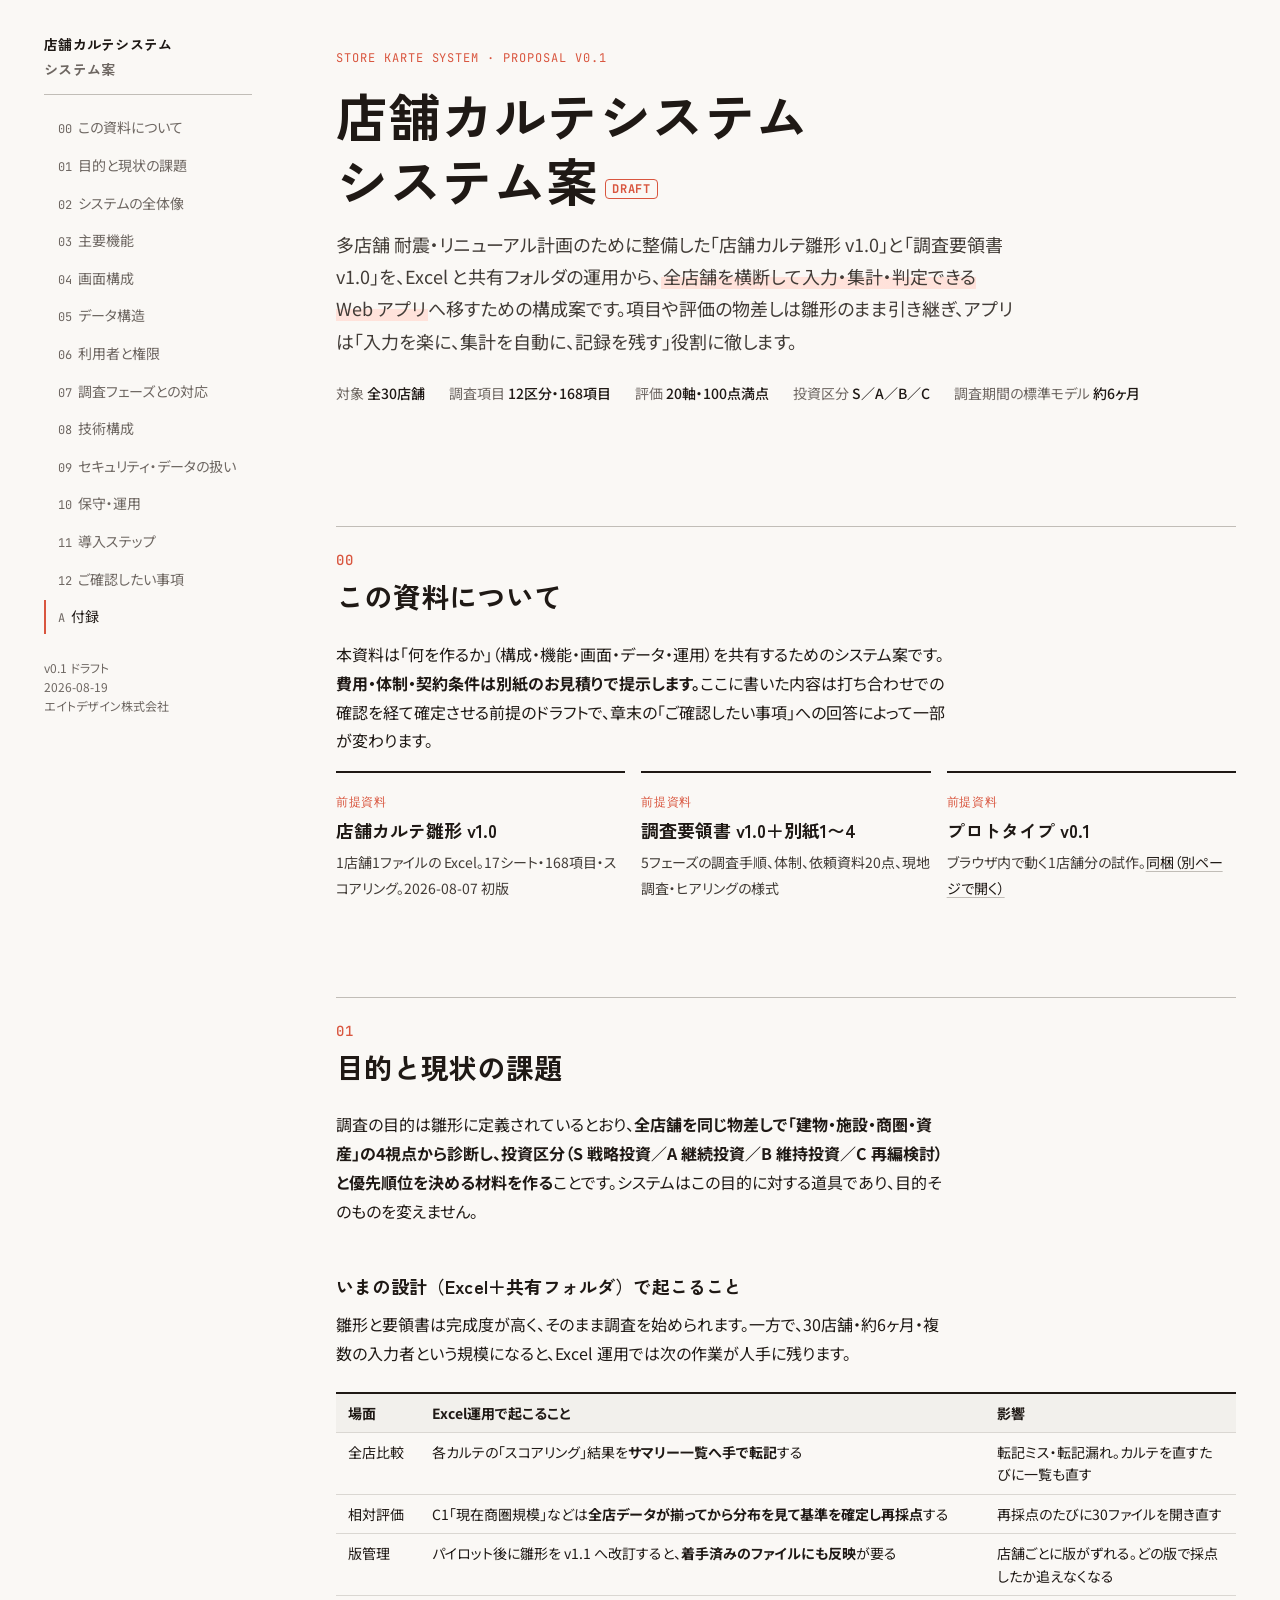
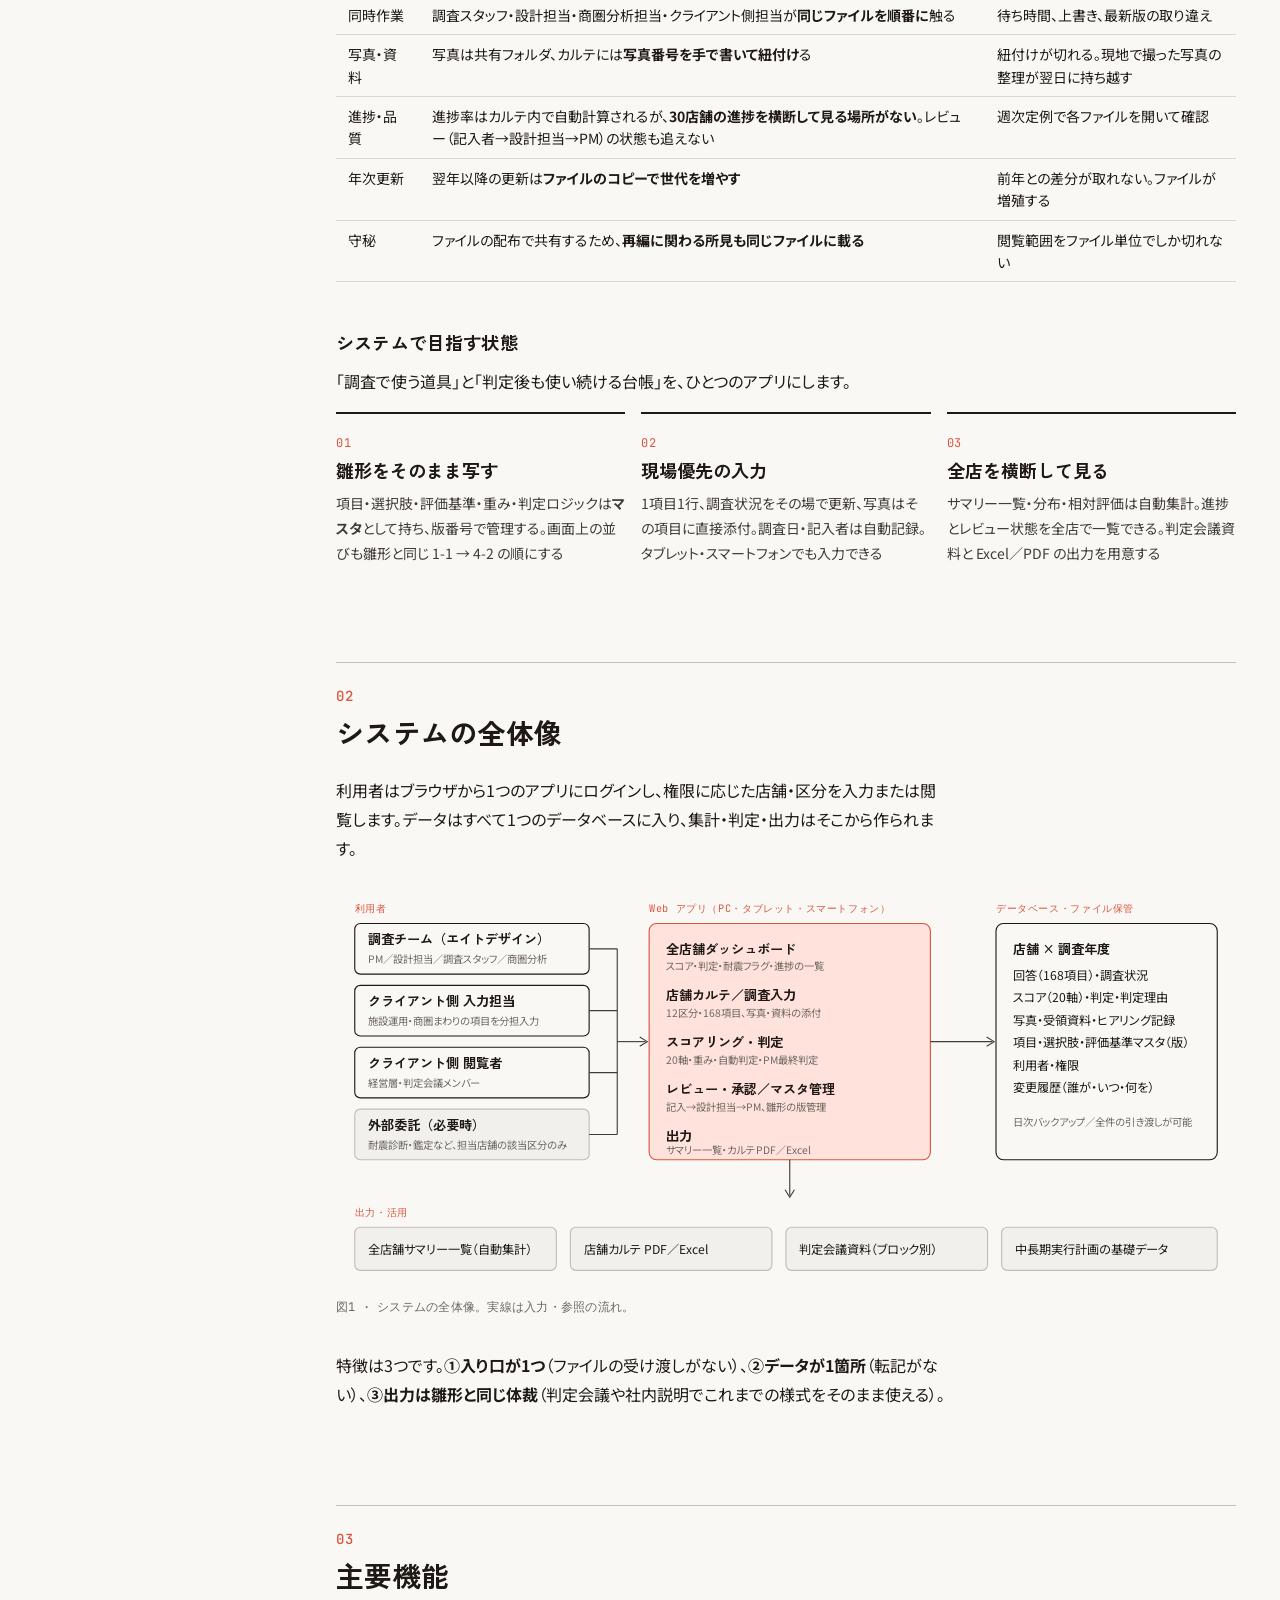
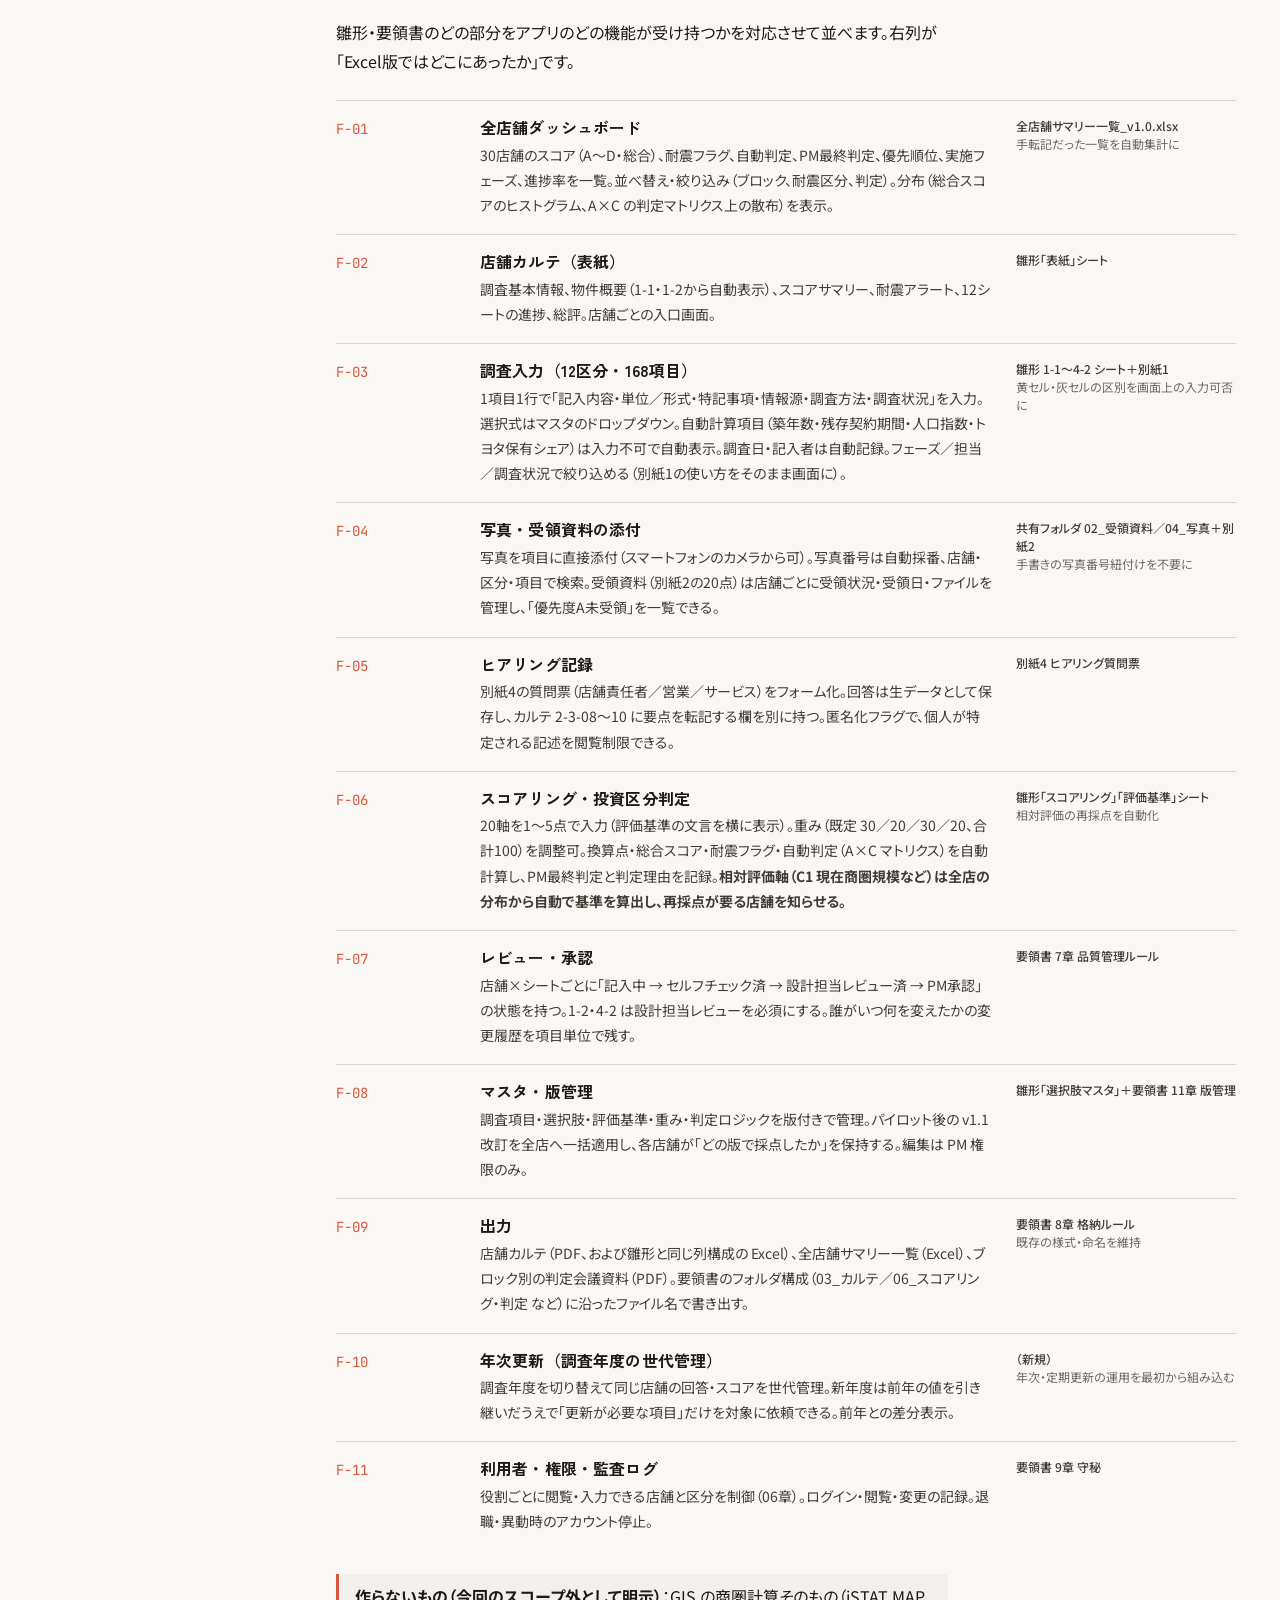
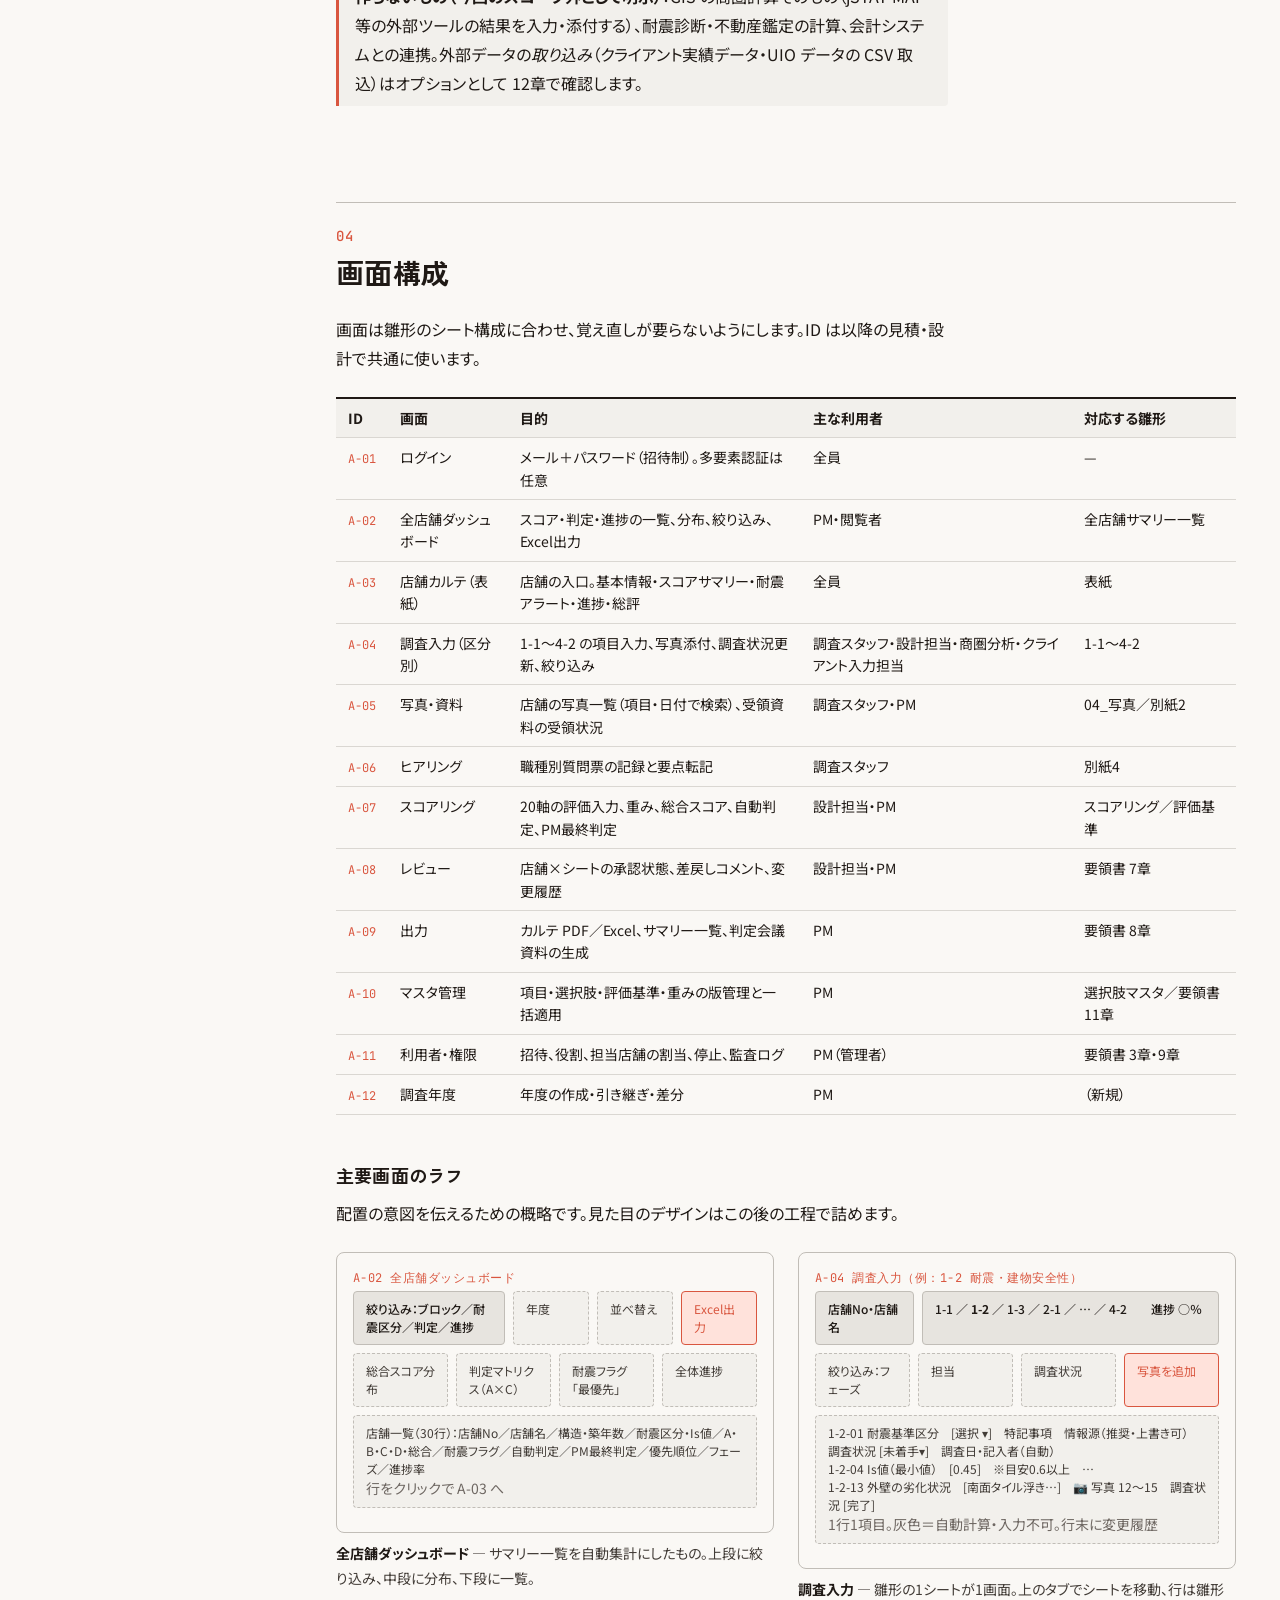
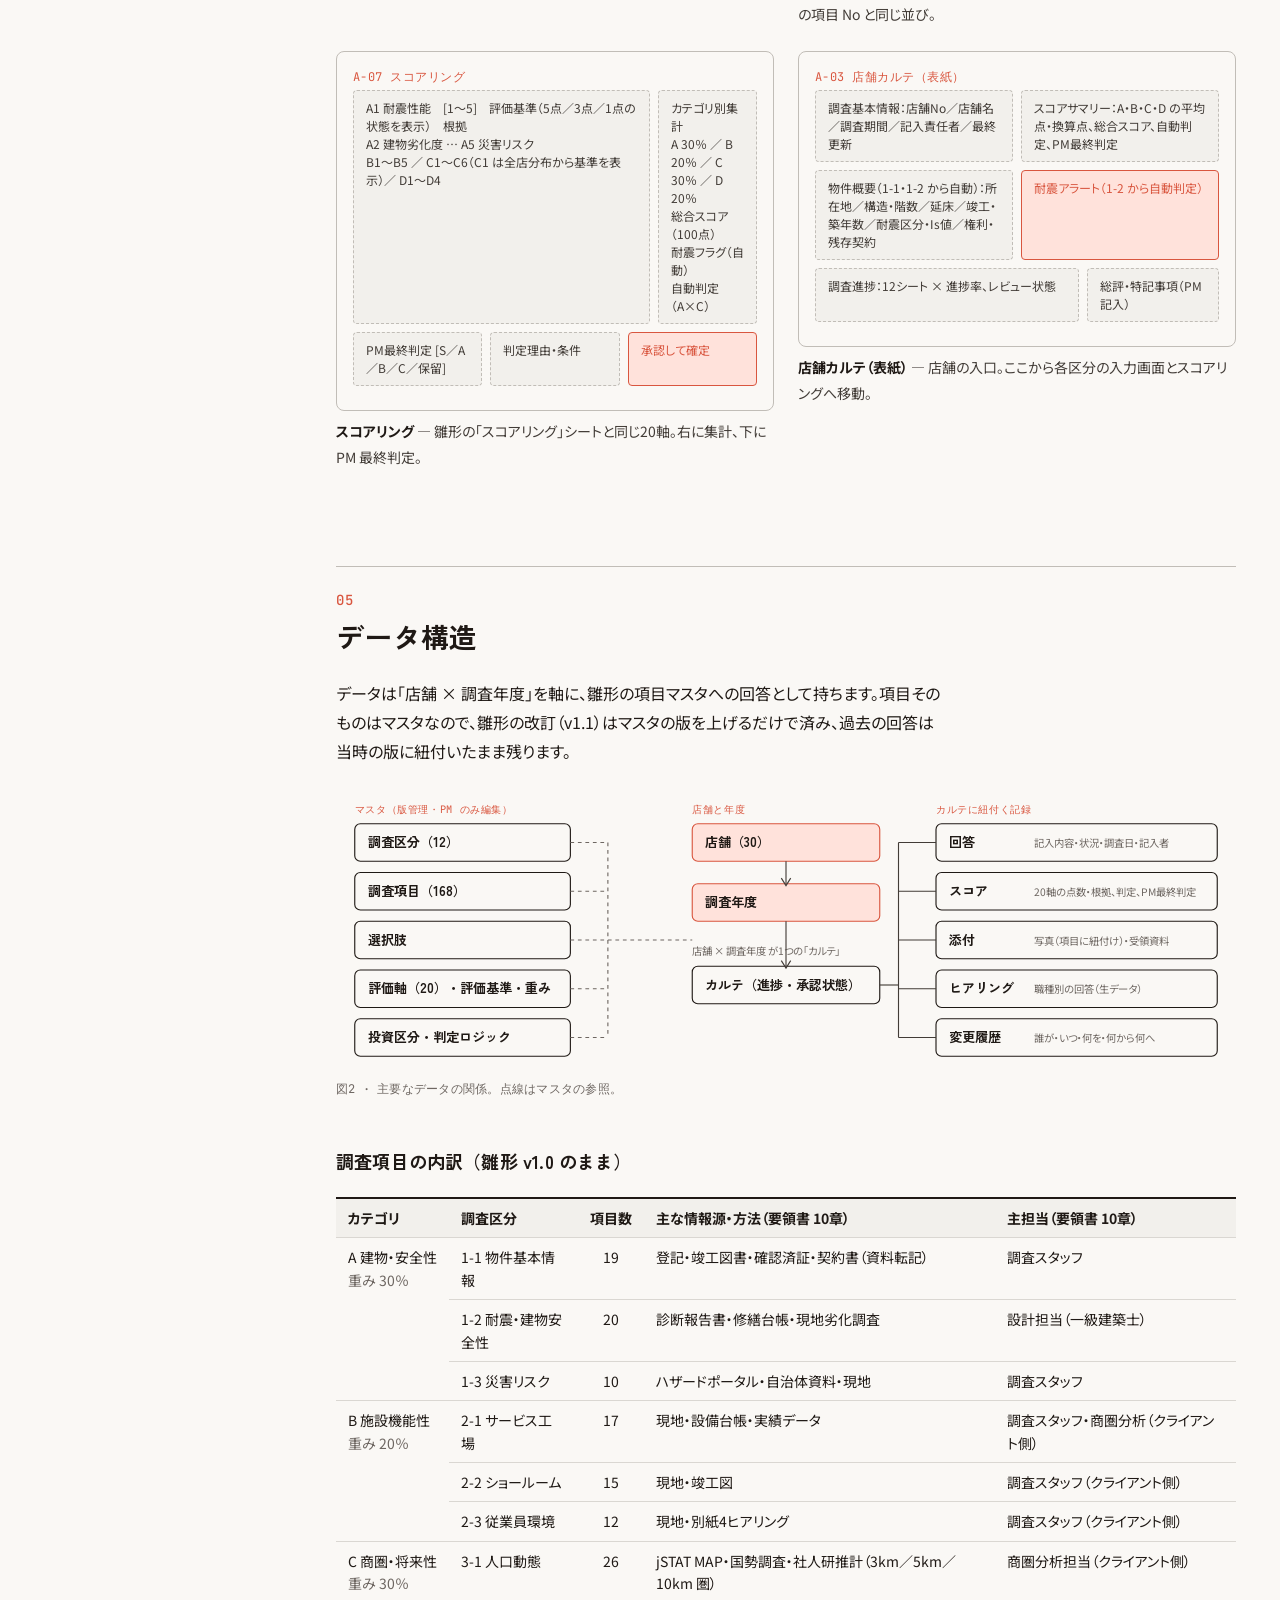
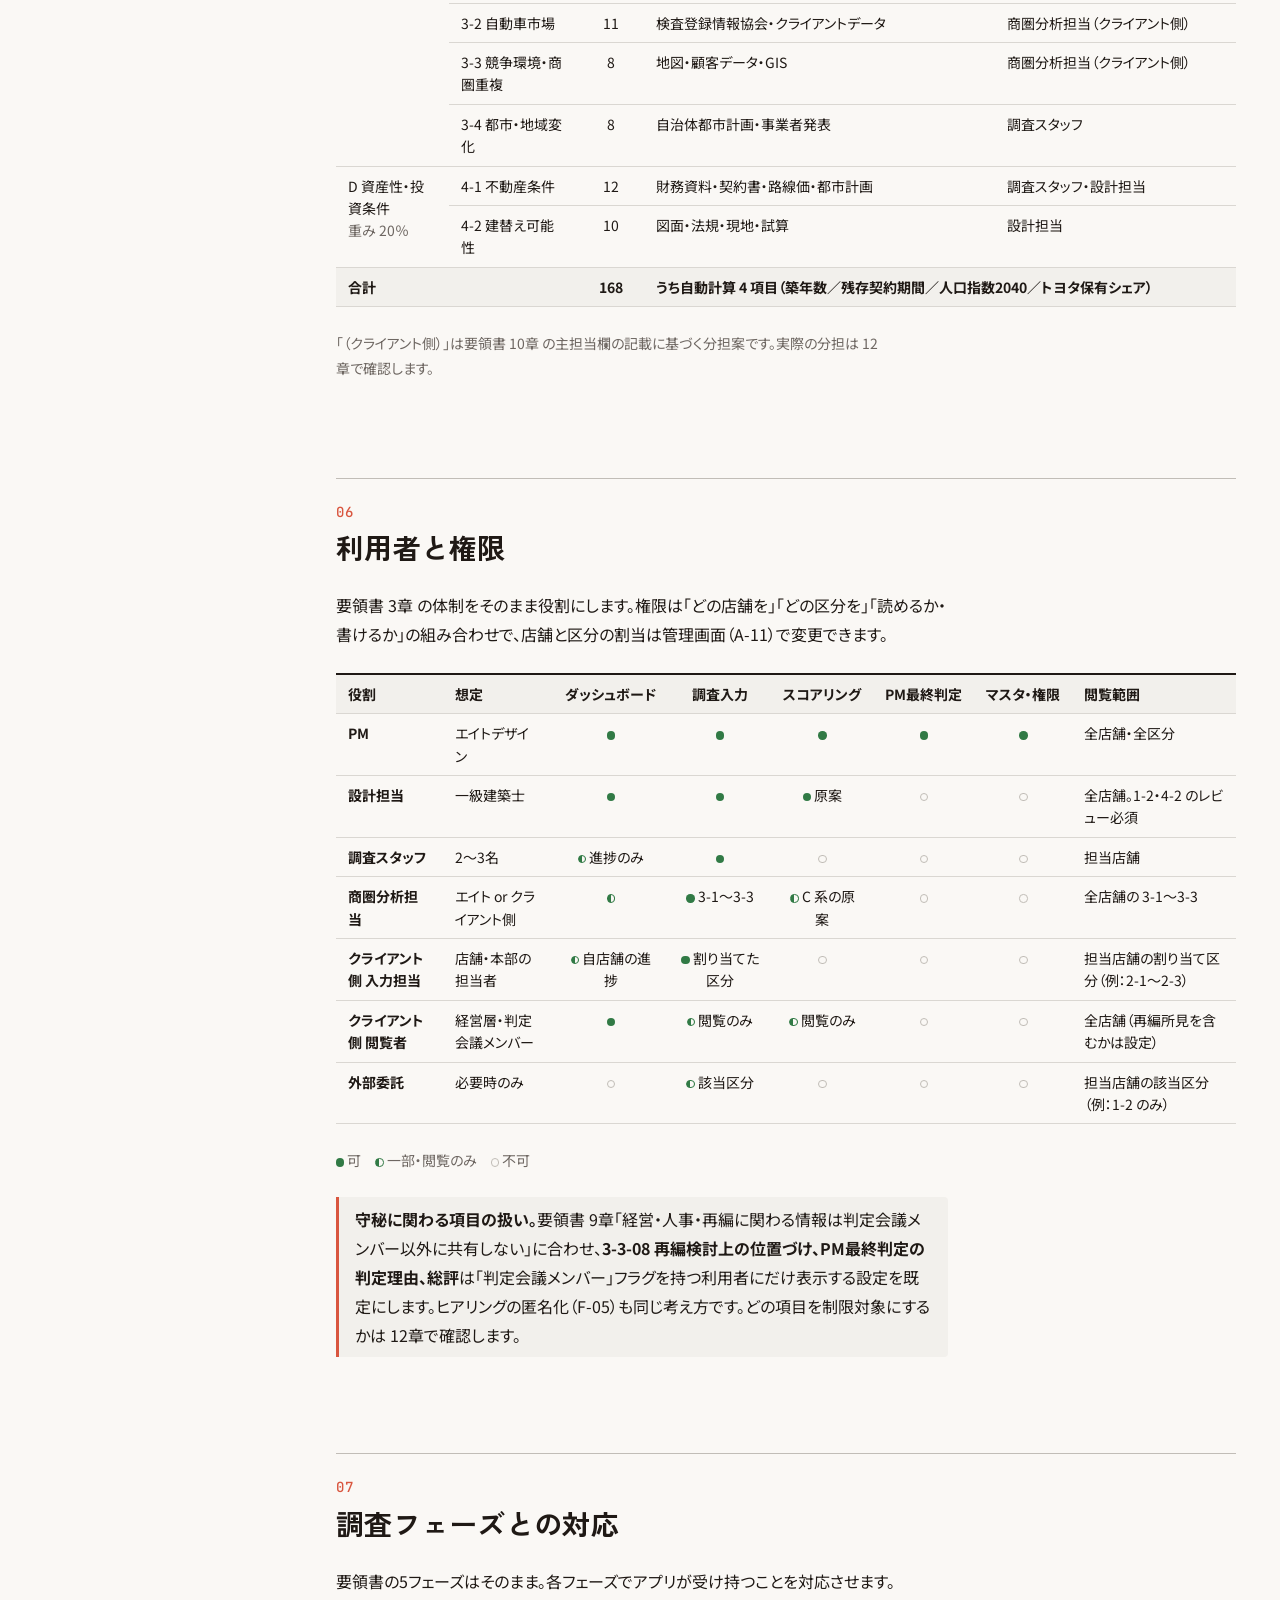
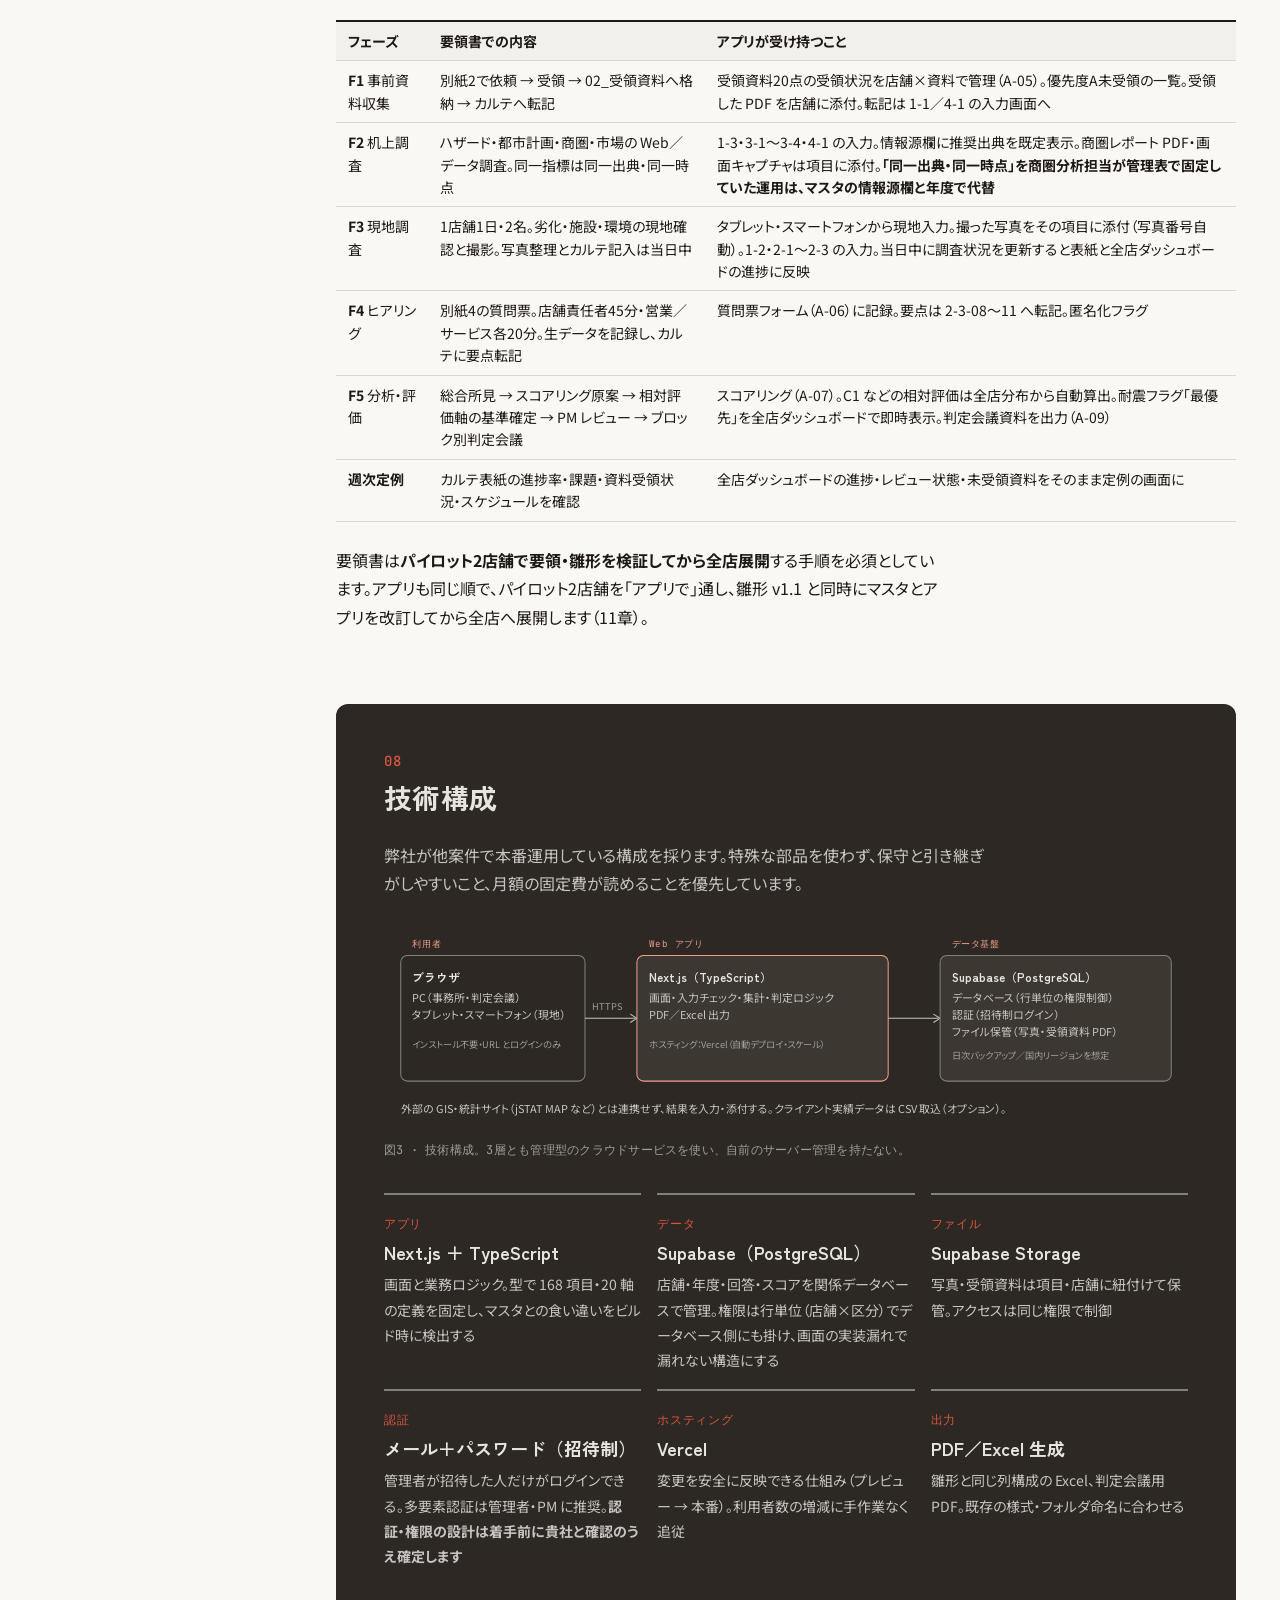
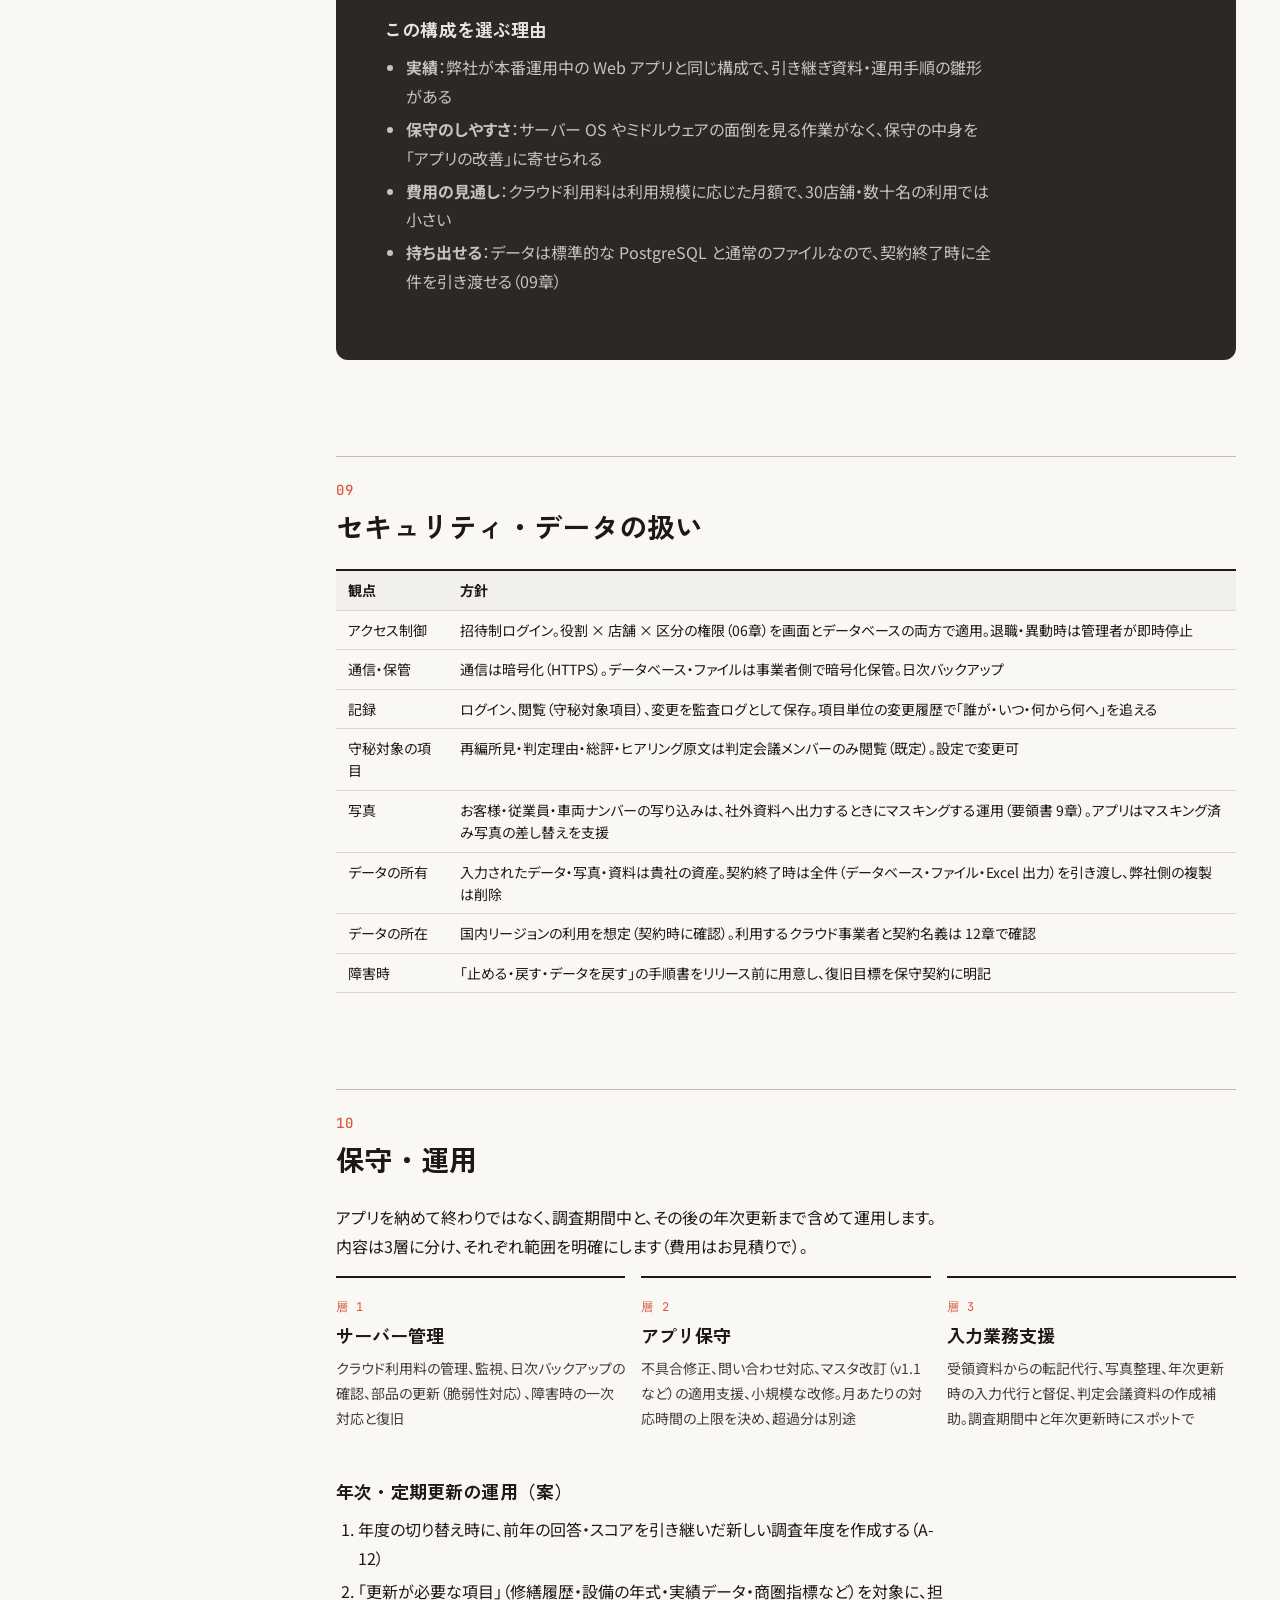
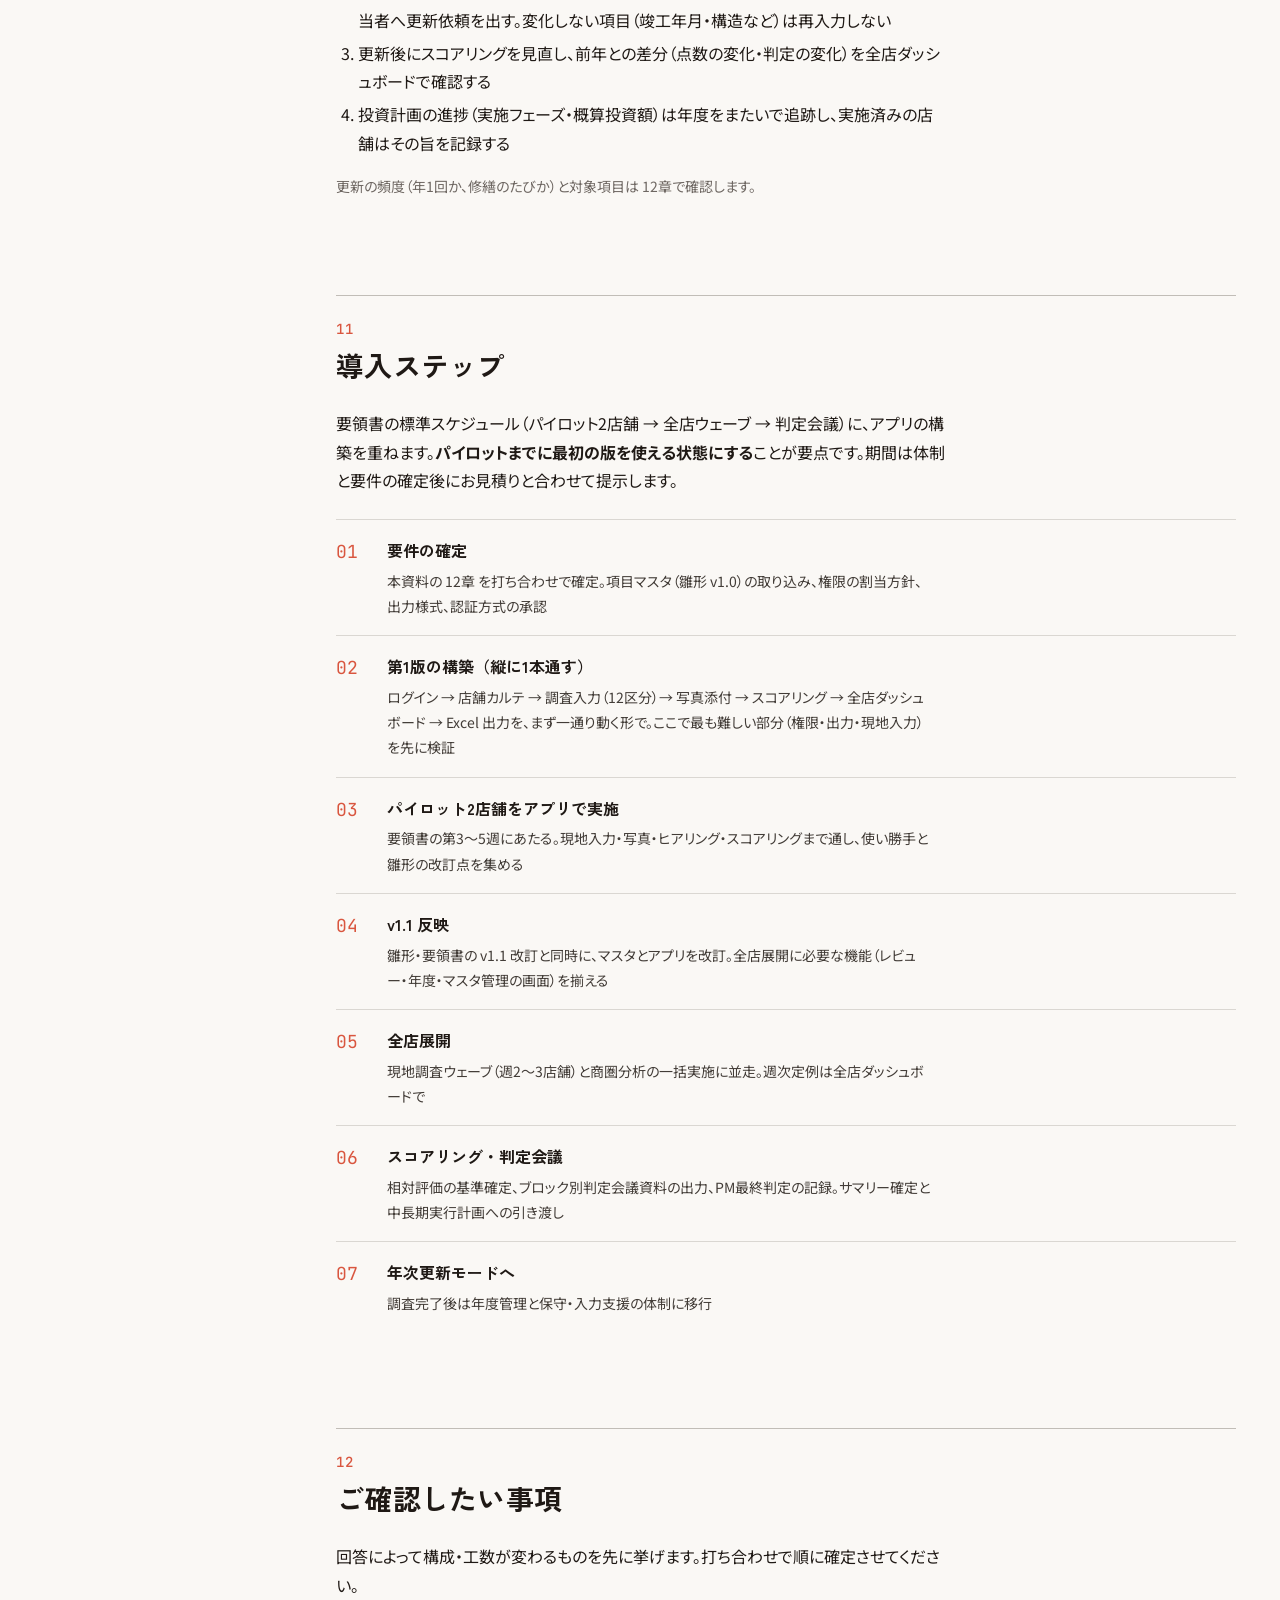
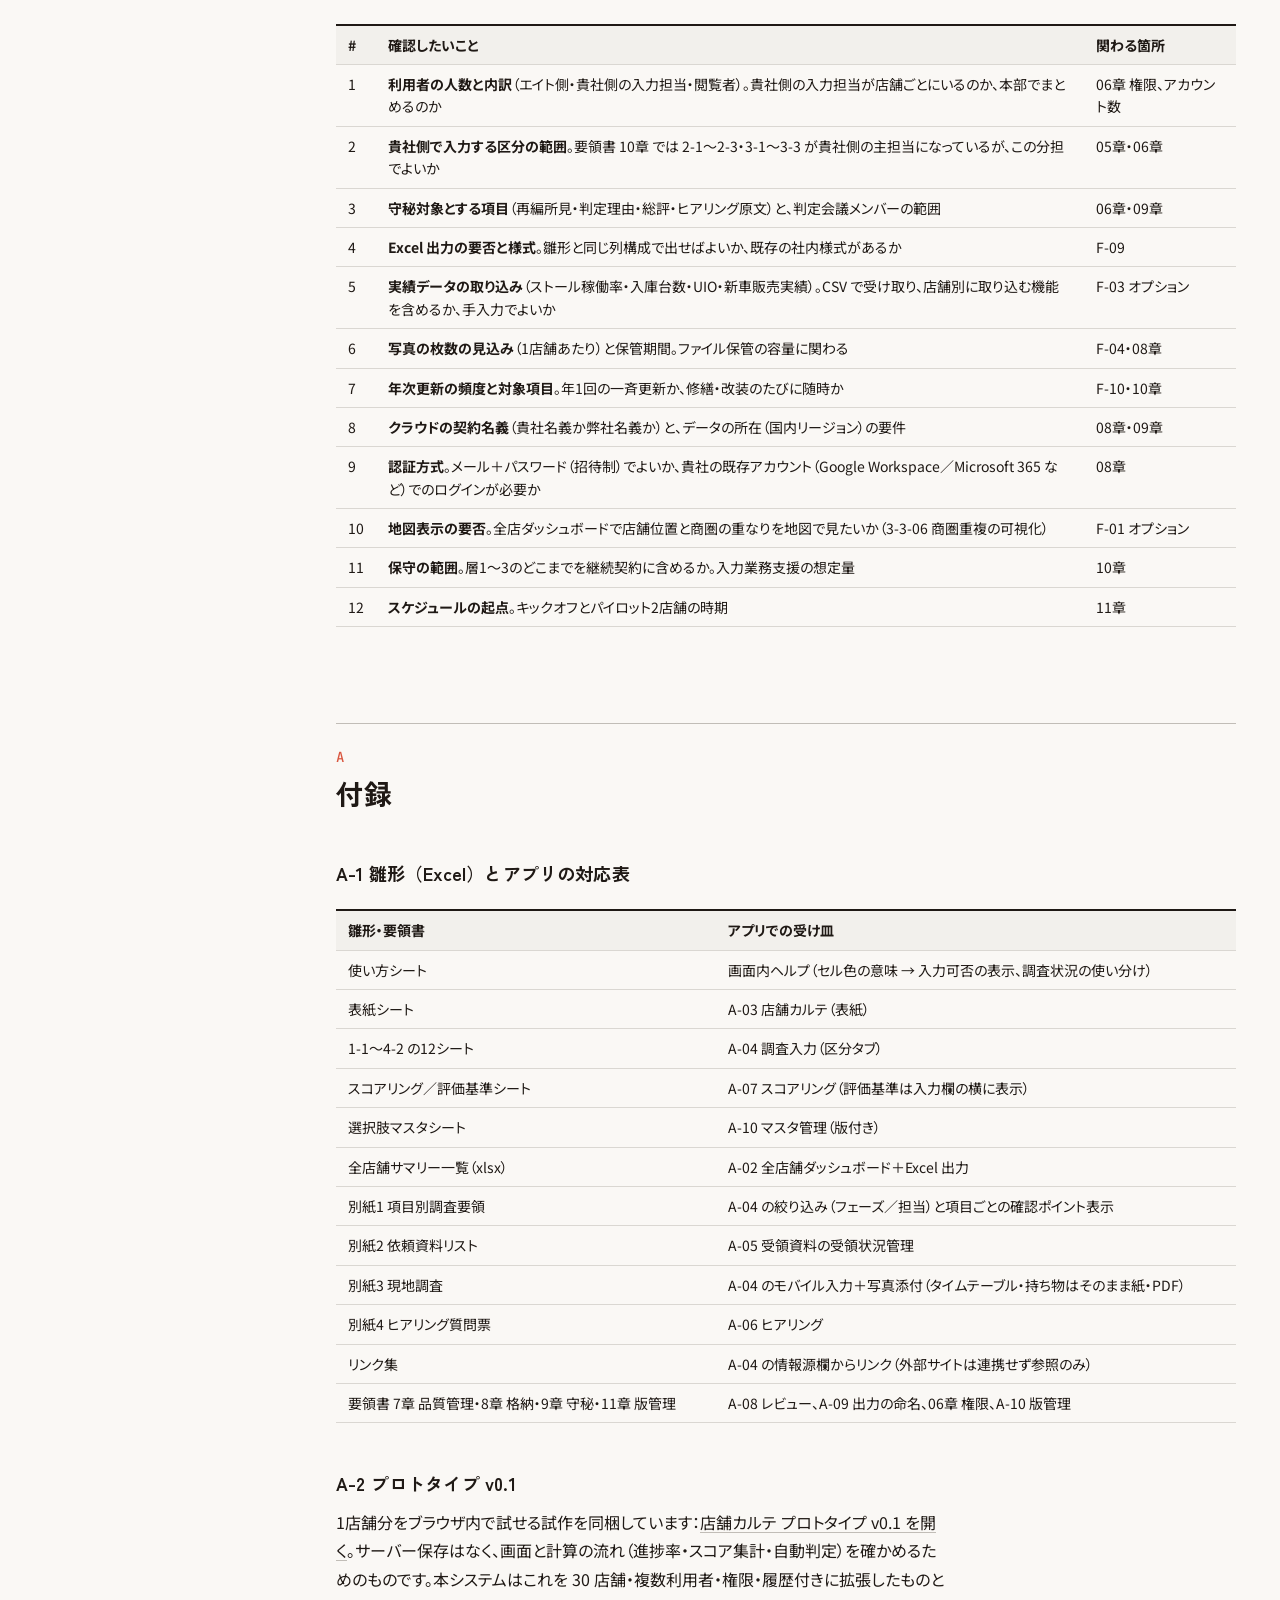
<file: index.html>
<!doctype html>
<html lang="ja">
<head>
<meta charset="utf-8">
<meta name="viewport" content="width=device-width,initial-scale=1">
<meta name="robots" content="noindex,nofollow">
<title>店舗カルテシステム システム案</title>
<link rel="preconnect" href="https://fonts.googleapis.com"><link rel="preconnect" href="https://fonts.gstatic.com" crossorigin>
<link href="https://fonts.googleapis.com/css2?family=Zen+Kaku+Gothic+New:wght@500;700&family=Noto+Sans+JP:wght@400;500;700&family=JetBrains+Mono:wght@400;500&display=swap" rel="stylesheet">
<link rel="stylesheet" href="tokens.css">
<style>
/* Hallmark · genre: modern-minimal · macrostructure: Long Document · theme: Coral (JP faces) · enrichment: E5 hand-built SVG · nav: N3 side-rail · footer: Ft2 inline */
*,*::before,*::after{box-sizing:border-box}
html,body{overflow-x:clip}
html{-webkit-text-size-adjust:100%;scroll-behavior:smooth;scroll-padding-top:var(--space-xl)}
@media (prefers-reduced-motion:reduce){html{scroll-behavior:auto}}
body{margin:0;background:var(--color-paper);color:var(--color-ink);font-family:var(--font-body);font-size:var(--text-base);line-height:1.8;font-feature-settings:"palt"}
a{color:var(--color-ink);text-decoration:underline;text-decoration-color:var(--color-rule-2);text-underline-offset:.2em;transition:text-decoration-color var(--dur-base) var(--ease-out)}
a:hover{text-decoration-color:var(--color-accent)}
a:focus-visible,button:focus-visible{outline:2px solid var(--color-focus);outline-offset:3px;border-radius:2px}
h1,h2,h3,h4{font-family:var(--font-display);font-weight:700;font-style:normal;line-height:1.35;letter-spacing:.01em;overflow-wrap:anywhere;min-width:0;color:var(--color-ink)}
h1{font-size:var(--text-display);margin:0 0 var(--space-md);line-height:1.25}
h2{font-size:var(--text-xl);margin:var(--space-4xl) 0 var(--space-lg);padding-top:var(--space-lg);border-top:var(--rule-2)}
h2 .num{font-family:var(--font-mono);font-weight:500;font-size:var(--text-sm);color:var(--color-accent);letter-spacing:.06em;display:block;margin-bottom:var(--space-xs)}
h3{font-size:var(--text-md);margin:var(--space-2xl) 0 var(--space-sm)}
h4{font-size:var(--text-base);margin:var(--space-lg) 0 var(--space-xs)}
p,ul,ol{margin:0 0 var(--space-md);max-width:var(--measure)}
ul,ol{padding-left:1.4em}
li{margin-bottom:var(--space-2xs)}
li>ul{margin-top:var(--space-2xs);margin-bottom:var(--space-xs)}
strong{font-weight:700}
small,.small{font-size:var(--text-sm);color:var(--color-muted)}
code,.mono{font-family:var(--font-mono);font-size:.9em}
hr{border:0;border-top:var(--rule-1);margin:var(--space-2xl) 0}
mark{background:linear-gradient(transparent 55%,var(--color-accent-soft) 55%);color:inherit;padding:0 .1em}

/* layout: side rail + article */
.page{max-width:1240px;margin:0 auto;padding:0 var(--space-lg)}
.layout{display:grid;grid-template-columns:minmax(0,1fr);gap:var(--space-2xl)}
@media (min-width:1024px){.layout{grid-template-columns:220px minmax(0,1fr);gap:var(--space-3xl)}}
.rail{position:relative}
@media (min-width:1024px){.rail>div{position:sticky;top:var(--space-xl);max-height:calc(100vh - var(--space-2xl));overflow:auto;padding-right:var(--space-sm)}}
.rail .brand{font-family:var(--font-display);font-weight:700;font-size:var(--text-sm);letter-spacing:.02em;margin:0 0 var(--space-md);padding-bottom:var(--space-sm);border-bottom:var(--rule-2)}
.rail nav ol{list-style:none;padding:0;margin:0;display:flex;gap:var(--space-xs) var(--space-md);flex-wrap:wrap}
@media (min-width:1024px){.rail nav ol{display:block}}
.rail nav a{display:block;font-size:var(--text-sm);text-decoration:none;color:var(--color-muted);padding:var(--space-2xs) 0;border-left:2px solid transparent;white-space:nowrap}
@media (min-width:1024px){.rail nav a{padding-left:var(--space-sm);white-space:normal}}
.rail nav a:hover{color:var(--color-ink)}
.rail nav a.on{color:var(--color-ink);border-left-color:var(--color-accent)}
.rail nav a .n{font-family:var(--font-mono);font-size:var(--text-xs);color:var(--color-muted);margin-right:.5em}
.rail .meta{margin-top:var(--space-lg);font-size:var(--text-xs);color:var(--color-muted);line-height:1.6}
@media (max-width:1023.98px){.rail{border-bottom:var(--rule-1);padding-bottom:var(--space-md)}.rail .meta{display:none}}

/* masthead */
.mast{padding:var(--space-2xl) 0 var(--space-lg)}
.mast .kicker{font-family:var(--font-mono);font-size:var(--text-xs);letter-spacing:.08em;text-transform:uppercase;color:var(--color-accent);margin:0 0 var(--space-sm)}
.mast .lede{font-size:var(--text-md);color:var(--color-ink-2);max-width:var(--measure)}
.mast .facts{display:flex;flex-wrap:wrap;gap:var(--space-xs) var(--space-lg);margin-top:var(--space-lg);font-size:var(--text-sm);color:var(--color-muted)}
.mast .facts b{color:var(--color-ink);font-weight:500}
.status{display:inline-block;font-family:var(--font-mono);font-size:var(--text-xs);letter-spacing:.06em;padding:.15em .55em;border:1px solid var(--color-accent);color:var(--color-accent);border-radius:var(--radius-sm);vertical-align:middle;margin-left:.5em}

/* blocks */
.wide{max-width:none}
.note{border-left:3px solid var(--color-accent);padding:var(--space-xs) var(--space-md);background:var(--color-paper-2);max-width:var(--measure);margin:var(--space-lg) 0;border-radius:0 var(--radius-sm) var(--radius-sm) 0}
.note p:last-child{margin-bottom:0}
.note.q{border-left-color:var(--color-rule-2)}
.kv{display:grid;grid-template-columns:minmax(0,1fr);gap:var(--space-md);max-width:none}
@media (min-width:720px){.kv{grid-template-columns:repeat(3,minmax(0,1fr))}}
.kv>div{border-top:2px solid var(--color-ink);padding-top:var(--space-sm)}
.kv b{display:block;font-family:var(--font-display);font-size:var(--text-md);margin-bottom:var(--space-2xs)}
.kv p{font-size:var(--text-sm);color:var(--color-ink-2);margin:0}
.kv .k{font-family:var(--font-mono);font-size:var(--text-xs);color:var(--color-accent);letter-spacing:.06em}

/* tables */
.tbl{overflow-x:auto;max-width:none;margin:var(--space-lg) 0;border-top:2px solid var(--color-ink)}
table{border-collapse:collapse;width:100%;font-size:var(--text-sm);line-height:1.6;background:transparent}
th,td{text-align:left;vertical-align:top;padding:var(--space-xs) var(--space-sm);border-bottom:var(--rule-1)}
th{font-weight:700;color:var(--color-ink);white-space:nowrap;background:var(--color-paper-2)}
td .id{font-family:var(--font-mono);font-size:var(--text-xs);color:var(--color-accent);white-space:nowrap}
td.c,th.c{text-align:center}
.dot{display:inline-block;width:.6em;height:.6em;border-radius:50%;background:var(--color-ok);vertical-align:middle}
.dot.half{background:linear-gradient(90deg,var(--color-ok) 50%,transparent 50%);border:1px solid var(--color-ok)}
.dot.no{background:transparent;border:1px solid var(--color-rule-2)}
.tag{display:inline-block;font-size:var(--text-xs);padding:.05em .5em;border-radius:var(--radius-sm);background:var(--color-paper-3);color:var(--color-ink-2);white-space:nowrap;margin:.1em .15em .1em 0}
.tag.a{background:var(--color-accent-soft);color:var(--color-accent)}
.tag.i{background:var(--color-info-soft);color:var(--color-info)}
.tag.o{background:var(--color-ok-soft);color:var(--color-ok)}
.tag.w{background:var(--color-warn-soft);color:var(--color-warn)}

/* feature list */
.feat{list-style:none;padding:0;margin:var(--space-lg) 0;max-width:none;display:grid;grid-template-columns:minmax(0,1fr);gap:0}
.feat li{display:grid;grid-template-columns:minmax(0,1fr);gap:var(--space-2xs) var(--space-lg);padding:var(--space-md) 0;border-top:var(--rule-1);margin:0}
@media (min-width:720px){.feat li{grid-template-columns:120px minmax(0,1fr) 220px}}
.feat .id{font-family:var(--font-mono);font-size:var(--text-sm);color:var(--color-accent)}
.feat h4{margin:0 0 var(--space-2xs);font-size:var(--text-base)}
.feat p{margin:0;font-size:var(--text-sm);color:var(--color-ink-2);max-width:none}
.feat .from{font-size:var(--text-xs);color:var(--color-muted);line-height:1.5}
.feat .from b{display:block;color:var(--color-ink-2);font-weight:500}

/* figures / diagrams */
figure{margin:var(--space-lg) 0 var(--space-xl);max-width:none}
figure svg{width:100%;height:auto;display:block}
figcaption{font-size:var(--text-xs);color:var(--color-muted);margin-top:var(--space-xs);font-family:var(--font-mono);letter-spacing:.02em}
.svgtxt{font-family:var(--font-body);font-size:13px;fill:var(--color-ink)}
.svgtxt.s{font-size:11px;fill:var(--color-muted)}
.svgtxt.b{font-family:var(--font-display);font-weight:700;font-size:14px}
.svgtxt.m{font-family:var(--font-mono);font-size:11px;fill:var(--color-accent);letter-spacing:.06em}
.box{fill:var(--color-paper);stroke:var(--color-ink);stroke-width:1.2}
.box.soft{fill:var(--color-paper-2);stroke:var(--color-rule-2)}
.box.acc{fill:var(--color-accent-soft);stroke:var(--color-accent)}
.box.dark{fill:var(--color-graphite);stroke:var(--color-graphite)}
.ln{stroke:var(--color-ink-2);stroke-width:1.2;fill:none}
.ln.d{stroke-dasharray:4 4;stroke:var(--color-muted)}

/* wireframes — schematic blocks, no fake browser chrome */
.wf{border:var(--rule-2);border-radius:var(--radius-md);padding:var(--space-md);background:var(--color-paper);font-size:var(--text-xs);color:var(--color-ink-2);line-height:1.5}
.wf .row{display:grid;gap:var(--space-xs);margin-bottom:var(--space-xs)}
.wf .blk{border:1px dashed var(--color-rule-2);border-radius:var(--radius-sm);padding:var(--space-xs) var(--space-sm);min-height:2.4em;background:var(--color-paper-2)}
.wf .blk.hd{background:var(--color-paper-3);border-style:solid;font-weight:500;color:var(--color-ink)}
.wf .blk.acc{border-color:var(--color-accent);border-style:solid;background:var(--color-accent-soft);color:var(--color-accent)}
.wf .blk.tall{min-height:7em}
.wf .lbl{font-family:var(--font-mono);color:var(--color-accent);letter-spacing:.04em;margin-bottom:var(--space-2xs);display:block}
.wfgrid{display:grid;grid-template-columns:minmax(0,1fr);gap:var(--space-lg);max-width:none;margin:var(--space-lg) 0}
@media (min-width:900px){.wfgrid{grid-template-columns:repeat(2,minmax(0,1fr))}}
.wfgrid figure{margin:0}
.wfgrid figcaption{font-family:var(--font-body);font-size:var(--text-sm);color:var(--color-ink-2);letter-spacing:0}
.wfgrid figcaption b{color:var(--color-ink)}

/* steps */
.steps{list-style:none;padding:0;margin:var(--space-lg) 0;max-width:none;counter-reset:s}
.steps li{position:relative;padding:var(--space-md) 0 var(--space-md) 3.2rem;border-top:var(--rule-1);margin:0}
.steps li::before{counter-increment:s;content:counter(s,decimal-leading-zero);position:absolute;left:0;top:var(--space-md);font-family:var(--font-mono);font-size:var(--text-md);color:var(--color-accent)}
.steps b{font-family:var(--font-display);display:block;margin-bottom:var(--space-2xs)}
.steps p{margin:0;font-size:var(--text-sm);color:var(--color-ink-2)}

/* dark band — one per page */
.band{background:var(--color-graphite);color:var(--color-graphite-ink);margin:var(--space-3xl) calc(-1 * var(--space-lg));padding:var(--space-2xl) var(--space-lg)}
@media (min-width:1024px){.band{margin-left:0;margin-right:0;border-radius:var(--radius-lg);padding:var(--space-2xl)}}
.band h2{border-top:0;margin-top:0;padding-top:0;color:var(--color-graphite-ink)}
.band h3{color:var(--color-graphite-ink)}
.band p,.band li{color:var(--color-band-ink-2)}
.band .kv>div{border-top-color:var(--color-band-rule)}
.band .kv b{color:var(--color-graphite-ink)}
.band .kv p{color:var(--color-band-ink-2)}
.band a{color:var(--color-graphite-ink)}
.band figcaption{color:var(--color-band-muted)}

footer{border-top:var(--rule-1);margin-top:var(--space-4xl);padding:var(--space-lg) 0 var(--space-2xl);font-size:var(--text-xs);color:var(--color-muted);display:flex;flex-wrap:wrap;gap:var(--space-xs) var(--space-lg)}
footer b{color:var(--color-ink-2);font-weight:500}
@media print{.rail,footer{display:none}.band{background:transparent;color:var(--color-ink);border:var(--rule-2);margin:var(--space-lg) 0}.band h2,.band h3,.band p,.band li,.band .kv b,.band .kv p{color:var(--color-ink)}h2{break-after:avoid}figure,.tbl,.wf,li{break-inside:avoid}}
</style>
</head>
<body>
<div class="page">
<div class="layout">
<aside class="rail"><div>
  <p class="brand">店舗カルテシステム<br><span class="small">システム案</span></p>
  <nav aria-label="目次"><ol>
    <li><a href="#s0"><span class="n">00</span>この資料について</a></li>
    <li><a href="#s1"><span class="n">01</span>目的と現状の課題</a></li>
    <li><a href="#s2"><span class="n">02</span>システムの全体像</a></li>
    <li><a href="#s3"><span class="n">03</span>主要機能</a></li>
    <li><a href="#s4"><span class="n">04</span>画面構成</a></li>
    <li><a href="#s5"><span class="n">05</span>データ構造</a></li>
    <li><a href="#s6"><span class="n">06</span>利用者と権限</a></li>
    <li><a href="#s7"><span class="n">07</span>調査フェーズとの対応</a></li>
    <li><a href="#s8"><span class="n">08</span>技術構成</a></li>
    <li><a href="#s9"><span class="n">09</span>セキュリティ・データの扱い</a></li>
    <li><a href="#s10"><span class="n">10</span>保守・運用</a></li>
    <li><a href="#s11"><span class="n">11</span>導入ステップ</a></li>
    <li><a href="#s12"><span class="n">12</span>ご確認したい事項</a></li>
    <li><a href="#s13"><span class="n">A</span>付録</a></li>
  </ol></nav>
  <p class="meta">v0.1 ドラフト<br>2026-08-19<br>エイトデザイン株式会社</p>
</div></aside>

<main>
<header class="mast" id="top">
  <p class="kicker">Store Karte System · Proposal v0.1</p>
  <h1>店舗カルテシステム<br>システム案<span class="status">DRAFT</span></h1>
  <p class="lede">多店舗 耐震・リニューアル計画のために整備した「店舗カルテ雛形 v1.0」と「調査要領書 v1.0」を、Excel と共有フォルダの運用から、<mark>全店舗を横断して入力・集計・判定できる Web アプリ</mark>へ移すための構成案です。項目や評価の物差しは雛形のまま引き継ぎ、アプリは「入力を楽に、集計を自動に、記録を残す」役割に徹します。</p>
  <div class="facts">
    <span>対象 <b>全30店舗</b></span>
    <span>調査項目 <b>12区分・168項目</b></span>
    <span>評価 <b>20軸・100点満点</b></span>
    <span>投資区分 <b>S／A／B／C</b></span>
    <span>調査期間の標準モデル <b>約6ヶ月</b></span>
  </div>
</header>

<section id="s0">
<h2><span class="num">00</span>この資料について</h2>
<p>本資料は「何を作るか」（構成・機能・画面・データ・運用）を共有するためのシステム案です。<strong>費用・体制・契約条件は別紙のお見積りで提示します。</strong>ここに書いた内容は打ち合わせでの確認を経て確定させる前提のドラフトで、章末の「ご確認したい事項」への回答によって一部が変わります。</p>
<div class="kv">
  <div><span class="k">前提資料</span><b>店舗カルテ雛形 v1.0</b><p>1店舗1ファイルの Excel。17シート・168項目・スコアリング。2026-08-07 初版</p></div>
  <div><span class="k">前提資料</span><b>調査要領書 v1.0＋別紙1〜4</b><p>5フェーズの調査手順、体制、依頼資料20点、現地調査・ヒアリングの様式</p></div>
  <div><span class="k">前提資料</span><b>プロトタイプ v0.1</b><p>ブラウザ内で動く1店舗分の試作。<a href="prototype/">同梱（別ページで開く）</a></p></div>
</div>
</section>

<section id="s1">
<h2><span class="num">01</span>目的と現状の課題</h2>
<p>調査の目的は雛形に定義されているとおり、<strong>全店舗を同じ物差しで「建物・施設・商圏・資産」の4視点から診断し、投資区分（S 戦略投資／A 継続投資／B 維持投資／C 再編検討）と優先順位を決める材料を作る</strong>ことです。システムはこの目的に対する道具であり、目的そのものを変えません。</p>

<h3>いまの設計（Excel＋共有フォルダ）で起こること</h3>
<p>雛形と要領書は完成度が高く、そのまま調査を始められます。一方で、30店舗・約6ヶ月・複数の入力者という規模になると、Excel 運用では次の作業が人手に残ります。</p>
<div class="tbl"><table>
<thead><tr><th style="width:6em">場面</th><th>Excel運用で起こること</th><th>影響</th></tr></thead>
<tbody>
<tr><td>全店比較</td><td>各カルテの「スコアリング」結果を<strong>サマリー一覧へ手で転記</strong>する</td><td>転記ミス・転記漏れ。カルテを直すたびに一覧も直す</td></tr>
<tr><td>相対評価</td><td>C1「現在商圏規模」などは<strong>全店データが揃ってから分布を見て基準を確定し再採点</strong>する</td><td>再採点のたびに30ファイルを開き直す</td></tr>
<tr><td>版管理</td><td>パイロット後に雛形を v1.1 へ改訂すると、<strong>着手済みのファイルにも反映</strong>が要る</td><td>店舗ごとに版がずれる。どの版で採点したか追えなくなる</td></tr>
<tr><td>同時作業</td><td>調査スタッフ・設計担当・商圏分析担当・クライアント側担当が<strong>同じファイルを順番に</strong>触る</td><td>待ち時間、上書き、最新版の取り違え</td></tr>
<tr><td>写真・資料</td><td>写真は共有フォルダ、カルテには<strong>写真番号を手で書いて紐付け</strong>る</td><td>紐付けが切れる。現地で撮った写真の整理が翌日に持ち越す</td></tr>
<tr><td>進捗・品質</td><td>進捗率はカルテ内で自動計算されるが、<strong>30店舗の進捗を横断して見る場所がない</strong>。レビュー（記入者→設計担当→PM）の状態も追えない</td><td>週次定例で各ファイルを開いて確認</td></tr>
<tr><td>年次更新</td><td>翌年以降の更新は<strong>ファイルのコピーで世代を増やす</strong></td><td>前年との差分が取れない。ファイルが増殖する</td></tr>
<tr><td>守秘</td><td>ファイルの配布で共有するため、<strong>再編に関わる所見も同じファイルに載る</strong></td><td>閲覧範囲をファイル単位でしか切れない</td></tr>
</tbody></table></div>

<h3>システムで目指す状態</h3>
<p>「調査で使う道具」と「判定後も使い続ける台帳」を、ひとつのアプリにします。</p>
<div class="kv">
  <div><span class="k">01</span><b>雛形をそのまま写す</b><p>項目・選択肢・評価基準・重み・判定ロジックは<strong>マスタ</strong>として持ち、版番号で管理する。画面上の並びも雛形と同じ 1-1 → 4-2 の順にする</p></div>
  <div><span class="k">02</span><b>現場優先の入力</b><p>1項目1行、調査状況をその場で更新、写真はその項目に直接添付。調査日・記入者は自動記録。タブレット・スマートフォンでも入力できる</p></div>
  <div><span class="k">03</span><b>全店を横断して見る</b><p>サマリー一覧・分布・相対評価は自動集計。進捗とレビュー状態を全店で一覧できる。判定会議資料と Excel／PDF の出力を用意する</p></div>
</div>
</section>

<section id="s2">
<h2><span class="num">02</span>システムの全体像</h2>
<p>利用者はブラウザから1つのアプリにログインし、権限に応じた店舗・区分を入力または閲覧します。データはすべて1つのデータベースに入り、集計・判定・出力はそこから作られます。</p>
<figure>
<svg viewBox="0 0 960 430" role="img" aria-labelledby="fig1t"><title id="fig1t">システム全体像：利用者、Webアプリ、データベース、出力の関係</title>
  <!-- users -->
  <text x="20" y="28" class="svgtxt m">利用者</text>
  <rect x="20" y="40" width="250" height="54" rx="6" class="box"/><text x="34" y="62" class="svgtxt b">調査チーム（エイトデザイン）</text><text x="34" y="82" class="svgtxt s">PM／設計担当／調査スタッフ／商圏分析</text>
  <rect x="20" y="106" width="250" height="54" rx="6" class="box"/><text x="34" y="128" class="svgtxt b">クライアント側 入力担当</text><text x="34" y="148" class="svgtxt s">施設運用・商圏まわりの項目を分担入力</text>
  <rect x="20" y="172" width="250" height="54" rx="6" class="box"/><text x="34" y="194" class="svgtxt b">クライアント側 閲覧者</text><text x="34" y="214" class="svgtxt s">経営層・判定会議メンバー</text>
  <rect x="20" y="238" width="250" height="54" rx="6" class="box soft"/><text x="34" y="260" class="svgtxt b">外部委託（必要時）</text><text x="34" y="280" class="svgtxt s">耐震診断・鑑定など、担当店舗の該当区分のみ</text>
  <!-- arrows to app -->
  <path d="M270 67 H300 M270 133 H300 M270 199 H300 M270 265 H300" class="ln"/>
  <path d="M300 67 V265" class="ln"/><path d="M300 166 H330" class="ln"/><path d="M324 161 L332 166 L324 171" class="ln"/>
  <!-- app -->
  <text x="334" y="28" class="svgtxt m">Web アプリ（PC・タブレット・スマートフォン）</text>
  <rect x="334" y="40" width="300" height="252" rx="8" class="box acc"/>
  <text x="352" y="72" class="svgtxt b">全店舗ダッシュボード</text><text x="352" y="90" class="svgtxt s">スコア・判定・耐震フラグ・進捗の一覧</text>
  <text x="352" y="122" class="svgtxt b">店舗カルテ／調査入力</text><text x="352" y="140" class="svgtxt s">12区分・168項目、写真・資料の添付</text>
  <text x="352" y="172" class="svgtxt b">スコアリング・判定</text><text x="352" y="190" class="svgtxt s">20軸・重み・自動判定・PM最終判定</text>
  <text x="352" y="222" class="svgtxt b">レビュー・承認／マスタ管理</text><text x="352" y="240" class="svgtxt s">記入→設計担当→PM、雛形の版管理</text>
  <text x="352" y="272" class="svgtxt b">出力</text><text x="352" y="286" class="svgtxt s">サマリー一覧・カルテ PDF／Excel</text>
  <!-- db -->
  <path d="M634 166 H700" class="ln"/><path d="M694 161 L702 166 L694 171" class="ln"/>
  <text x="704" y="28" class="svgtxt m">データベース・ファイル保管</text>
  <rect x="704" y="40" width="236" height="252" rx="8" class="box"/>
  <text x="722" y="72" class="svgtxt b">店舗 × 調査年度</text>
  <text x="722" y="100" class="svgtxt">回答（168項目）・調査状況</text>
  <text x="722" y="124" class="svgtxt">スコア（20軸）・判定・判定理由</text>
  <text x="722" y="148" class="svgtxt">写真・受領資料・ヒアリング記録</text>
  <text x="722" y="172" class="svgtxt">項目・選択肢・評価基準マスタ（版）</text>
  <text x="722" y="196" class="svgtxt">利用者・権限</text>
  <text x="722" y="220" class="svgtxt">変更履歴（誰が・いつ・何を）</text>
  <text x="722" y="256" class="svgtxt s">日次バックアップ／全件の引き渡しが可能</text>
  <!-- outputs -->
  <path d="M484 292 V330" class="ln"/><path d="M479 324 L484 332 L489 324" class="ln"/>
  <text x="20" y="352" class="svgtxt m">出力・活用</text>
  <rect x="20" y="364" width="215" height="46" rx="6" class="box soft"/><text x="34" y="392" class="svgtxt">全店舗サマリー一覧（自動集計）</text>
  <rect x="250" y="364" width="215" height="46" rx="6" class="box soft"/><text x="264" y="392" class="svgtxt">店舗カルテ PDF／Excel</text>
  <rect x="480" y="364" width="215" height="46" rx="6" class="box soft"/><text x="494" y="392" class="svgtxt">判定会議資料（ブロック別）</text>
  <rect x="710" y="364" width="230" height="46" rx="6" class="box soft"/><text x="724" y="392" class="svgtxt">中長期実行計画の基礎データ</text>
</svg>
<figcaption>図1 · システムの全体像。実線は入力・参照の流れ。</figcaption>
</figure>
<p>特徴は3つです。<strong>①入り口が1つ</strong>（ファイルの受け渡しがない）、<strong>②データが1箇所</strong>（転記がない）、<strong>③出力は雛形と同じ体裁</strong>（判定会議や社内説明でこれまでの様式をそのまま使える）。</p>
</section>

<section id="s3">
<h2><span class="num">03</span>主要機能</h2>
<p>雛形・要領書のどの部分をアプリのどの機能が受け持つかを対応させて並べます。右列が「Excel版ではどこにあったか」です。</p>
<ul class="feat wide">
<li><span class="id">F-01</span><div><h4>全店舗ダッシュボード</h4><p>30店舗のスコア（A〜D・総合）、耐震フラグ、自動判定、PM最終判定、優先順位、実施フェーズ、進捗率を一覧。並べ替え・絞り込み（ブロック、耐震区分、判定）。分布（総合スコアのヒストグラム、A×C の判定マトリクス上の散布）を表示。</p></div><div class="from"><b>全店舗サマリー一覧_v1.0.xlsx</b>手転記だった一覧を自動集計に</div></li>
<li><span class="id">F-02</span><div><h4>店舗カルテ（表紙）</h4><p>調査基本情報、物件概要（1-1・1-2から自動表示）、スコアサマリー、耐震アラート、12シートの進捗、総評。店舗ごとの入口画面。</p></div><div class="from"><b>雛形「表紙」シート</b></div></li>
<li><span class="id">F-03</span><div><h4>調査入力（12区分・168項目）</h4><p>1項目1行で「記入内容・単位／形式・特記事項・情報源・調査方法・調査状況」を入力。選択式はマスタのドロップダウン。自動計算項目（築年数・残存契約期間・人口指数・トヨタ保有シェア）は入力不可で自動表示。調査日・記入者は自動記録。フェーズ／担当／調査状況で絞り込める（別紙1の使い方をそのまま画面に）。</p></div><div class="from"><b>雛形 1-1〜4-2 シート＋別紙1</b>黄セル・灰セルの区別を画面上の入力可否に</div></li>
<li><span class="id">F-04</span><div><h4>写真・受領資料の添付</h4><p>写真を項目に直接添付（スマートフォンのカメラから可）。写真番号は自動採番、店舗・区分・項目で検索。受領資料（別紙2の20点）は店舗ごとに受領状況・受領日・ファイルを管理し、「優先度A未受領」を一覧できる。</p></div><div class="from"><b>共有フォルダ 02_受領資料／04_写真＋別紙2</b>手書きの写真番号紐付けを不要に</div></li>
<li><span class="id">F-05</span><div><h4>ヒアリング記録</h4><p>別紙4の質問票（店舗責任者／営業／サービス）をフォーム化。回答は生データとして保存し、カルテ 2-3-08〜10 に要点を転記する欄を別に持つ。匿名化フラグで、個人が特定される記述を閲覧制限できる。</p></div><div class="from"><b>別紙4 ヒアリング質問票</b></div></li>
<li><span class="id">F-06</span><div><h4>スコアリング・投資区分判定</h4><p>20軸を1〜5点で入力（評価基準の文言を横に表示）。重み（既定 30／20／30／20、合計100）を調整可。換算点・総合スコア・耐震フラグ・自動判定（A×C マトリクス）を自動計算し、PM最終判定と判定理由を記録。<strong>相対評価軸（C1 現在商圏規模など）は全店の分布から自動で基準を算出し、再採点が要る店舗を知らせる。</strong></p></div><div class="from"><b>雛形「スコアリング」「評価基準」シート</b>相対評価の再採点を自動化</div></li>
<li><span class="id">F-07</span><div><h4>レビュー・承認</h4><p>店舗×シートごとに「記入中 → セルフチェック済 → 設計担当レビュー済 → PM承認」の状態を持つ。1-2・4-2 は設計担当レビューを必須にする。誰がいつ何を変えたかの変更履歴を項目単位で残す。</p></div><div class="from"><b>要領書 7章 品質管理ルール</b></div></li>
<li><span class="id">F-08</span><div><h4>マスタ・版管理</h4><p>調査項目・選択肢・評価基準・重み・判定ロジックを版付きで管理。パイロット後の v1.1 改訂を全店へ一括適用し、各店舗が「どの版で採点したか」を保持する。編集は PM 権限のみ。</p></div><div class="from"><b>雛形「選択肢マスタ」＋要領書 11章 版管理</b></div></li>
<li><span class="id">F-09</span><div><h4>出力</h4><p>店舗カルテ（PDF、および雛形と同じ列構成の Excel）、全店舗サマリー一覧（Excel）、ブロック別の判定会議資料（PDF）。要領書のフォルダ構成（03_カルテ／06_スコアリング・判定 など）に沿ったファイル名で書き出す。</p></div><div class="from"><b>要領書 8章 格納ルール</b>既存の様式・命名を維持</div></li>
<li><span class="id">F-10</span><div><h4>年次更新（調査年度の世代管理）</h4><p>調査年度を切り替えて同じ店舗の回答・スコアを世代管理。新年度は前年の値を引き継いだうえで「更新が必要な項目」だけを対象に依頼できる。前年との差分表示。</p></div><div class="from"><b>（新規）</b>年次・定期更新の運用を最初から組み込む</div></li>
<li><span class="id">F-11</span><div><h4>利用者・権限・監査ログ</h4><p>役割ごとに閲覧・入力できる店舗と区分を制御（06章）。ログイン・閲覧・変更の記録。退職・異動時のアカウント停止。</p></div><div class="from"><b>要領書 9章 守秘</b></div></li>
</ul>
<div class="note"><p><strong>作らないもの（今回のスコープ外として明示）</strong>：GIS の商圏計算そのもの（jSTAT MAP 等の外部ツールの結果を入力・添付する）、耐震診断・不動産鑑定の計算、会計システムとの連携。外部データの<em>取り込み</em>（クライアント実績データ・UIO データの CSV 取込）はオプションとして 12章で確認します。</p></div>
</section>

<section id="s4">
<h2><span class="num">04</span>画面構成</h2>
<p>画面は雛形のシート構成に合わせ、覚え直しが要らないようにします。ID は以降の見積・設計で共通に使います。</p>
<div class="tbl"><table>
<thead><tr><th>ID</th><th>画面</th><th>目的</th><th>主な利用者</th><th>対応する雛形</th></tr></thead>
<tbody>
<tr><td><span class="id">A-01</span></td><td>ログイン</td><td>メール＋パスワード（招待制）。多要素認証は任意</td><td>全員</td><td>—</td></tr>
<tr><td><span class="id">A-02</span></td><td>全店舗ダッシュボード</td><td>スコア・判定・進捗の一覧、分布、絞り込み、Excel出力</td><td>PM・閲覧者</td><td>全店舗サマリー一覧</td></tr>
<tr><td><span class="id">A-03</span></td><td>店舗カルテ（表紙）</td><td>店舗の入口。基本情報・スコアサマリー・耐震アラート・進捗・総評</td><td>全員</td><td>表紙</td></tr>
<tr><td><span class="id">A-04</span></td><td>調査入力（区分別）</td><td>1-1〜4-2 の項目入力、写真添付、調査状況更新、絞り込み</td><td>調査スタッフ・設計担当・商圏分析・クライアント入力担当</td><td>1-1〜4-2</td></tr>
<tr><td><span class="id">A-05</span></td><td>写真・資料</td><td>店舗の写真一覧（項目・日付で検索）、受領資料の受領状況</td><td>調査スタッフ・PM</td><td>04_写真／別紙2</td></tr>
<tr><td><span class="id">A-06</span></td><td>ヒアリング</td><td>職種別質問票の記録と要点転記</td><td>調査スタッフ</td><td>別紙4</td></tr>
<tr><td><span class="id">A-07</span></td><td>スコアリング</td><td>20軸の評価入力、重み、総合スコア、自動判定、PM最終判定</td><td>設計担当・PM</td><td>スコアリング／評価基準</td></tr>
<tr><td><span class="id">A-08</span></td><td>レビュー</td><td>店舗×シートの承認状態、差戻しコメント、変更履歴</td><td>設計担当・PM</td><td>要領書 7章</td></tr>
<tr><td><span class="id">A-09</span></td><td>出力</td><td>カルテ PDF／Excel、サマリー一覧、判定会議資料の生成</td><td>PM</td><td>要領書 8章</td></tr>
<tr><td><span class="id">A-10</span></td><td>マスタ管理</td><td>項目・選択肢・評価基準・重みの版管理と一括適用</td><td>PM</td><td>選択肢マスタ／要領書 11章</td></tr>
<tr><td><span class="id">A-11</span></td><td>利用者・権限</td><td>招待、役割、担当店舗の割当、停止、監査ログ</td><td>PM（管理者）</td><td>要領書 3章・9章</td></tr>
<tr><td><span class="id">A-12</span></td><td>調査年度</td><td>年度の作成・引き継ぎ・差分</td><td>PM</td><td>（新規）</td></tr>
</tbody></table></div>

<h3>主要画面のラフ</h3>
<p>配置の意図を伝えるための概略です。見た目のデザインはこの後の工程で詰めます。</p>
<div class="wfgrid">
<figure><div class="wf" aria-label="全店舗ダッシュボードのレイアウト概略">
  <span class="lbl">A-02 全店舗ダッシュボード</span>
  <div class="row" style="grid-template-columns:2fr 1fr 1fr 1fr"><div class="blk hd">絞り込み：ブロック／耐震区分／判定／進捗</div><div class="blk">年度</div><div class="blk">並べ替え</div><div class="blk acc">Excel出力</div></div>
  <div class="row" style="grid-template-columns:1fr 1fr 1fr 1fr"><div class="blk">総合スコア分布</div><div class="blk">判定マトリクス（A×C）</div><div class="blk">耐震フラグ「最優先」</div><div class="blk">全体進捗</div></div>
  <div class="row" style="grid-template-columns:1fr"><div class="blk tall">店舗一覧（30行）：店舗No／店舗名／構造・築年数／耐震区分・Is値／A・B・C・D・総合／耐震フラグ／自動判定／PM最終判定／優先順位／フェーズ／進捗率<br><span class="small">行をクリックで A-03 へ</span></div></div>
</div><figcaption><b>全店舗ダッシュボード</b> — サマリー一覧を自動集計にしたもの。上段に絞り込み、中段に分布、下段に一覧。</figcaption></figure>

<figure><div class="wf" aria-label="調査入力画面のレイアウト概略">
  <span class="lbl">A-04 調査入力（例：1-2 耐震・建物安全性）</span>
  <div class="row" style="grid-template-columns:1fr 3fr"><div class="blk hd">店舗No・店舗名</div><div class="blk hd">1-1 ／ <b>1-2</b> ／ 1-3 ／ 2-1 ／ … ／ 4-2　　進捗 ○％</div></div>
  <div class="row" style="grid-template-columns:1fr 1fr 1fr 1fr"><div class="blk">絞り込み：フェーズ</div><div class="blk">担当</div><div class="blk">調査状況</div><div class="blk acc">写真を追加</div></div>
  <div class="row" style="grid-template-columns:1fr"><div class="blk tall">1-2-01 耐震基準区分　[選択 ▾]　特記事項　情報源（推奨・上書き可）　調査状況 [未着手▾]　調査日・記入者（自動）<br>1-2-04 Is値（最小値）　[0.45]　※目安0.6以上　…<br>1-2-13 外壁の劣化状況　[南面タイル浮き…]　📷 写真 12〜15　調査状況 [完了]<br><span class="small">1行1項目。灰色＝自動計算・入力不可。行末に変更履歴</span></div></div>
</div><figcaption><b>調査入力</b> — 雛形の1シートが1画面。上のタブでシートを移動、行は雛形の項目 No と同じ並び。</figcaption></figure>

<figure><div class="wf" aria-label="スコアリング画面のレイアウト概略">
  <span class="lbl">A-07 スコアリング</span>
  <div class="row" style="grid-template-columns:3fr 1fr"><div class="blk tall">A1 耐震性能　[1〜5]　評価基準（5点／3点／1点の状態を表示）　根拠<br>A2 建物劣化度 … A5 災害リスク<br>B1〜B5 ／ C1〜C6（C1 は全店分布から基準を表示）／ D1〜D4</div><div class="blk tall">カテゴリ別集計<br>A 30％ ／ B 20％ ／ C 30％ ／ D 20％<br>総合スコア（100点）<br>耐震フラグ（自動）<br>自動判定（A×C）</div></div>
  <div class="row" style="grid-template-columns:1fr 1fr 1fr"><div class="blk">PM最終判定 [S／A／B／C／保留]</div><div class="blk">判定理由・条件</div><div class="blk acc">承認して確定</div></div>
</div><figcaption><b>スコアリング</b> — 雛形の「スコアリング」シートと同じ20軸。右に集計、下に PM 最終判定。</figcaption></figure>

<figure><div class="wf" aria-label="店舗カルテ表紙のレイアウト概略">
  <span class="lbl">A-03 店舗カルテ（表紙）</span>
  <div class="row" style="grid-template-columns:1fr 1fr"><div class="blk">調査基本情報：店舗No／店舗名／調査期間／記入責任者／最終更新</div><div class="blk">スコアサマリー：A・B・C・D の平均点・換算点、総合スコア、自動判定、PM最終判定</div></div>
  <div class="row" style="grid-template-columns:1fr 1fr"><div class="blk">物件概要（1-1・1-2 から自動）：所在地／構造・階数／延床／竣工・築年数／耐震区分・Is値／権利・残存契約</div><div class="blk acc">耐震アラート（1-2 から自動判定）</div></div>
  <div class="row" style="grid-template-columns:2fr 1fr"><div class="blk">調査進捗：12シート × 進捗率、レビュー状態</div><div class="blk">総評・特記事項（PM記入）</div></div>
</div><figcaption><b>店舗カルテ（表紙）</b> — 店舗の入口。ここから各区分の入力画面とスコアリングへ移動。</figcaption></figure>
</div>
</section>

<section id="s5">
<h2><span class="num">05</span>データ構造</h2>
<p>データは「店舗 × 調査年度」を軸に、雛形の項目マスタへの回答として持ちます。項目そのものはマスタなので、雛形の改訂（v1.1）はマスタの版を上げるだけで済み、過去の回答は当時の版に紐付いたまま残ります。</p>
<figure>
<svg viewBox="0 0 960 300" role="img" aria-labelledby="fig2t"><title id="fig2t">主要なデータの関係：マスタ、店舗と調査年度、回答・スコア・添付</title>
  <text x="20" y="24" class="svgtxt m">マスタ（版管理・PM のみ編集）</text>
  <rect x="20" y="36" width="230" height="40" rx="6" class="box"/><text x="34" y="61" class="svgtxt b">調査区分（12）</text>
  <rect x="20" y="88" width="230" height="40" rx="6" class="box"/><text x="34" y="113" class="svgtxt b">調査項目（168）</text>
  <rect x="20" y="140" width="230" height="40" rx="6" class="box"/><text x="34" y="165" class="svgtxt b">選択肢</text>
  <rect x="20" y="192" width="230" height="40" rx="6" class="box"/><text x="34" y="217" class="svgtxt b">評価軸（20）・評価基準・重み</text>
  <rect x="20" y="244" width="230" height="40" rx="6" class="box"/><text x="34" y="269" class="svgtxt b">投資区分・判定ロジック</text>
  <path d="M250 56 H290 M250 108 H290 M250 160 H290 M250 212 H290 M250 264 H290" class="ln d"/><path d="M290 56 V264" class="ln d"/>
  <text x="380" y="24" class="svgtxt m">店舗と年度</text>
  <rect x="380" y="36" width="200" height="40" rx="6" class="box acc"/><text x="394" y="61" class="svgtxt b">店舗（30）</text>
  <rect x="380" y="100" width="200" height="40" rx="6" class="box acc"/><text x="394" y="125" class="svgtxt b">調査年度</text>
  <path d="M480 76 V100" class="ln"/><path d="M475 94 L480 102 L485 94" class="ln"/>
  <text x="380" y="176" class="svgtxt s">店舗 × 調査年度 が1つの「カルテ」</text>
  <rect x="380" y="188" width="200" height="40" rx="6" class="box"/><text x="394" y="213" class="svgtxt b">カルテ（進捗・承認状態）</text>
  <path d="M480 140 V188" class="ln"/><path d="M475 182 L480 190 L485 182" class="ln"/>
  <path d="M290 160 H380" class="ln d"/>
  <text x="640" y="24" class="svgtxt m">カルテに紐付く記録</text>
  <rect x="640" y="36" width="300" height="40" rx="6" class="box"/><text x="654" y="61" class="svgtxt b">回答</text><text x="745" y="61" class="svgtxt s">記入内容・状況・調査日・記入者</text>
  <rect x="640" y="88" width="300" height="40" rx="6" class="box"/><text x="654" y="113" class="svgtxt b">スコア</text><text x="745" y="113" class="svgtxt s">20軸の点数・根拠、判定、PM最終判定</text>
  <rect x="640" y="140" width="300" height="40" rx="6" class="box"/><text x="654" y="165" class="svgtxt b">添付</text><text x="745" y="165" class="svgtxt s">写真（項目に紐付け）・受領資料</text>
  <rect x="640" y="192" width="300" height="40" rx="6" class="box"/><text x="654" y="217" class="svgtxt b">ヒアリング</text><text x="745" y="217" class="svgtxt s">職種別の回答（生データ）</text>
  <rect x="640" y="244" width="300" height="40" rx="6" class="box"/><text x="654" y="269" class="svgtxt b">変更履歴</text><text x="745" y="269" class="svgtxt s">誰が・いつ・何を・何から何へ</text>
  <path d="M580 208 H600" class="ln"/><path d="M600 56 V264" class="ln"/><path d="M600 56 H640 M600 108 H640 M600 160 H640 M600 212 H640 M600 264 H640" class="ln"/>
</svg>
<figcaption>図2 · 主要なデータの関係。点線はマスタの参照。</figcaption>
</figure>

<h3>調査項目の内訳（雛形 v1.0 のまま）</h3>
<div class="tbl"><table>
<thead><tr><th>カテゴリ</th><th>調査区分</th><th class="c">項目数</th><th>主な情報源・方法（要領書 10章）</th><th>主担当（要領書 10章）</th></tr></thead>
<tbody>
<tr><td rowspan="3">A 建物・安全性<br><span class="small">重み 30％</span></td><td>1-1 物件基本情報</td><td class="c">19</td><td>登記・竣工図書・確認済証・契約書（資料転記）</td><td>調査スタッフ</td></tr>
<tr><td>1-2 耐震・建物安全性</td><td class="c">20</td><td>診断報告書・修繕台帳・現地劣化調査</td><td>設計担当（一級建築士）</td></tr>
<tr><td>1-3 災害リスク</td><td class="c">10</td><td>ハザードポータル・自治体資料・現地</td><td>調査スタッフ</td></tr>
<tr><td rowspan="3">B 施設機能性<br><span class="small">重み 20％</span></td><td>2-1 サービス工場</td><td class="c">17</td><td>現地・設備台帳・実績データ</td><td>調査スタッフ・商圏分析（クライアント側）</td></tr>
<tr><td>2-2 ショールーム</td><td class="c">15</td><td>現地・竣工図</td><td>調査スタッフ（クライアント側）</td></tr>
<tr><td>2-3 従業員環境</td><td class="c">12</td><td>現地・別紙4ヒアリング</td><td>調査スタッフ（クライアント側）</td></tr>
<tr><td rowspan="4">C 商圏・将来性<br><span class="small">重み 30％</span></td><td>3-1 人口動態</td><td class="c">26</td><td>jSTAT MAP・国勢調査・社人研推計（3km／5km／10km 圏）</td><td>商圏分析担当（クライアント側）</td></tr>
<tr><td>3-2 自動車市場</td><td class="c">11</td><td>検査登録情報協会・クライアントデータ</td><td>商圏分析担当（クライアント側）</td></tr>
<tr><td>3-3 競争環境・商圏重複</td><td class="c">8</td><td>地図・顧客データ・GIS</td><td>商圏分析担当（クライアント側）</td></tr>
<tr><td>3-4 都市・地域変化</td><td class="c">8</td><td>自治体都市計画・事業者発表</td><td>調査スタッフ</td></tr>
<tr><td rowspan="2">D 資産性・投資条件<br><span class="small">重み 20％</span></td><td>4-1 不動産条件</td><td class="c">12</td><td>財務資料・契約書・路線価・都市計画</td><td>調査スタッフ・設計担当</td></tr>
<tr><td>4-2 建替え可能性</td><td class="c">10</td><td>図面・法規・現地・試算</td><td>設計担当</td></tr>
<tr><th colspan="2">合計</th><th class="c">168</th><th colspan="2">うち自動計算 4 項目（築年数／残存契約期間／人口指数2040／トヨタ保有シェア）</th></tr>
</tbody></table></div>
<p class="small">「（クライアント側）」は要領書 10章 の主担当欄の記載に基づく分担案です。実際の分担は 12章で確認します。</p>
</section>

<section id="s6">
<h2><span class="num">06</span>利用者と権限</h2>
<p>要領書 3章 の体制をそのまま役割にします。権限は「どの店舗を」「どの区分を」「読めるか・書けるか」の組み合わせで、店舗と区分の割当は管理画面（A-11）で変更できます。</p>
<div class="tbl"><table>
<thead><tr><th>役割</th><th>想定</th><th class="c">ダッシュボード</th><th class="c">調査入力</th><th class="c">スコアリング</th><th class="c">PM最終判定</th><th class="c">マスタ・権限</th><th>閲覧範囲</th></tr></thead>
<tbody>
<tr><td><b>PM</b></td><td>エイトデザイン</td><td class="c"><span class="dot"></span></td><td class="c"><span class="dot"></span></td><td class="c"><span class="dot"></span></td><td class="c"><span class="dot"></span></td><td class="c"><span class="dot"></span></td><td>全店舗・全区分</td></tr>
<tr><td><b>設計担当</b></td><td>一級建築士</td><td class="c"><span class="dot"></span></td><td class="c"><span class="dot"></span></td><td class="c"><span class="dot"></span> 原案</td><td class="c"><span class="dot no"></span></td><td class="c"><span class="dot no"></span></td><td>全店舗。1-2・4-2 のレビュー必須</td></tr>
<tr><td><b>調査スタッフ</b></td><td>2〜3名</td><td class="c"><span class="dot half"></span> 進捗のみ</td><td class="c"><span class="dot"></span></td><td class="c"><span class="dot no"></span></td><td class="c"><span class="dot no"></span></td><td class="c"><span class="dot no"></span></td><td>担当店舗</td></tr>
<tr><td><b>商圏分析担当</b></td><td>エイト or クライアント側</td><td class="c"><span class="dot half"></span></td><td class="c"><span class="dot"></span> 3-1〜3-3</td><td class="c"><span class="dot half"></span> C 系の原案</td><td class="c"><span class="dot no"></span></td><td class="c"><span class="dot no"></span></td><td>全店舗の 3-1〜3-3</td></tr>
<tr><td><b>クライアント側 入力担当</b></td><td>店舗・本部の担当者</td><td class="c"><span class="dot half"></span> 自店舗の進捗</td><td class="c"><span class="dot"></span> 割り当てた区分</td><td class="c"><span class="dot no"></span></td><td class="c"><span class="dot no"></span></td><td class="c"><span class="dot no"></span></td><td>担当店舗の割り当て区分（例：2-1〜2-3）</td></tr>
<tr><td><b>クライアント側 閲覧者</b></td><td>経営層・判定会議メンバー</td><td class="c"><span class="dot"></span></td><td class="c"><span class="dot half"></span> 閲覧のみ</td><td class="c"><span class="dot half"></span> 閲覧のみ</td><td class="c"><span class="dot no"></span></td><td class="c"><span class="dot no"></span></td><td>全店舗（再編所見を含むかは設定）</td></tr>
<tr><td><b>外部委託</b></td><td>必要時のみ</td><td class="c"><span class="dot no"></span></td><td class="c"><span class="dot half"></span> 該当区分</td><td class="c"><span class="dot no"></span></td><td class="c"><span class="dot no"></span></td><td class="c"><span class="dot no"></span></td><td>担当店舗の該当区分（例：1-2 のみ）</td></tr>
</tbody></table></div>
<p class="small"><span class="dot"></span> 可　<span class="dot half"></span> 一部・閲覧のみ　<span class="dot no"></span> 不可</p>
<div class="note"><p><strong>守秘に関わる項目の扱い。</strong>要領書 9章「経営・人事・再編に関わる情報は判定会議メンバー以外に共有しない」に合わせ、<strong>3-3-08 再編検討上の位置づけ、PM最終判定の判定理由、総評</strong>は「判定会議メンバー」フラグを持つ利用者にだけ表示する設定を既定にします。ヒアリングの匿名化（F-05）も同じ考え方です。どの項目を制限対象にするかは 12章で確認します。</p></div>
</section>

<section id="s7">
<h2><span class="num">07</span>調査フェーズとの対応</h2>
<p>要領書の5フェーズはそのまま。各フェーズでアプリが受け持つことを対応させます。</p>
<div class="tbl"><table>
<thead><tr><th>フェーズ</th><th>要領書での内容</th><th>アプリが受け持つこと</th></tr></thead>
<tbody>
<tr><td><b>F1</b> 事前資料収集</td><td>別紙2で依頼 → 受領 → 02_受領資料へ格納 → カルテへ転記</td><td>受領資料20点の受領状況を店舗×資料で管理（A-05）。優先度A未受領の一覧。受領した PDF を店舗に添付。転記は 1-1／4-1 の入力画面へ</td></tr>
<tr><td><b>F2</b> 机上調査</td><td>ハザード・都市計画・商圏・市場の Web／データ調査。同一指標は同一出典・同一時点</td><td>1-3・3-1〜3-4・4-1 の入力。情報源欄に推奨出典を既定表示。商圏レポート PDF・画面キャプチャは項目に添付。<strong>「同一出典・同一時点」を商圏分析担当が管理表で固定していた運用は、マスタの情報源欄と年度で代替</strong></td></tr>
<tr><td><b>F3</b> 現地調査</td><td>1店舗1日・2名。劣化・施設・環境の現地確認と撮影。写真整理とカルテ記入は当日中</td><td>タブレット・スマートフォンから現地入力。撮った写真をその項目に添付（写真番号自動）。1-2・2-1〜2-3 の入力。当日中に調査状況を更新すると表紙と全店ダッシュボードの進捗に反映</td></tr>
<tr><td><b>F4</b> ヒアリング</td><td>別紙4の質問票。店舗責任者45分・営業／サービス各20分。生データを記録し、カルテに要点転記</td><td>質問票フォーム（A-06）に記録。要点は 2-3-08〜11 へ転記。匿名化フラグ</td></tr>
<tr><td><b>F5</b> 分析・評価</td><td>総合所見 → スコアリング原案 → 相対評価軸の基準確定 → PM レビュー → ブロック別判定会議</td><td>スコアリング（A-07）。C1 などの相対評価は全店分布から自動算出。耐震フラグ「最優先」を全店ダッシュボードで即時表示。判定会議資料を出力（A-09）</td></tr>
<tr><td><b>週次定例</b></td><td>カルテ表紙の進捗率・課題・資料受領状況・スケジュールを確認</td><td>全店ダッシュボードの進捗・レビュー状態・未受領資料をそのまま定例の画面に</td></tr>
</tbody></table></div>
<p>要領書は<strong>パイロット2店舗で要領・雛形を検証してから全店展開</strong>する手順を必須としています。アプリも同じ順で、パイロット2店舗を「アプリで」通し、雛形 v1.1 と同時にマスタとアプリを改訂してから全店へ展開します（11章）。</p>
</section>

<section id="s8" class="band">
<h2><span class="num">08</span>技術構成</h2>
<p>弊社が他案件で本番運用している構成を採ります。特殊な部品を使わず、保守と引き継ぎがしやすいこと、月額の固定費が読めることを優先しています。</p>
<figure>
<svg viewBox="0 0 960 250" role="img" aria-labelledby="fig3t"><title id="fig3t">技術構成：ブラウザ、Webアプリ、データベース・認証・ファイル保管</title>
  <rect x="20" y="40" width="220" height="150" rx="8" fill="none" style="stroke:var(--color-band-rule)" stroke-width="1.2"/>
  <text x="34" y="30" class="svgtxt m" style="fill:var(--color-band-accent)" letter-spacing=".06em">利用者</text>
  <text x="34" y="72" class="svgtxt b" style="fill:var(--color-band-ink)">ブラウザ</text>
  <text x="34" y="96" class="svgtxt" style="fill:var(--color-band-ink-2)">PC（事務所・判定会議）</text>
  <text x="34" y="116" class="svgtxt" style="fill:var(--color-band-ink-2)">タブレット・スマートフォン（現地）</text>
  <text x="34" y="150" class="svgtxt s" style="fill:var(--color-band-muted)">インストール不要・URL とログインのみ</text>
  <path d="M240 115 H300" style="stroke:var(--color-band-ink-2)" stroke-width="1.2"/><path d="M294 110 L302 115 L294 120" style="stroke:var(--color-band-ink-2)" stroke-width="1.2" fill="none"/>
  <text x="248" y="105" class="svgtxt s" style="fill:var(--color-band-muted)">HTTPS</text>
  <rect x="302" y="40" width="300" height="150" rx="8" stroke-width="1.2" style="fill:var(--color-band-surface);stroke:var(--color-band-accent)"/>
  <text x="316" y="30" class="svgtxt m" style="fill:var(--color-band-accent)" letter-spacing=".06em">Web アプリ</text>
  <text x="316" y="72" class="svgtxt b" style="fill:var(--color-band-ink)">Next.js（TypeScript）</text>
  <text x="316" y="96" class="svgtxt" style="fill:var(--color-band-ink-2)">画面・入力チェック・集計・判定ロジック</text>
  <text x="316" y="116" class="svgtxt" style="fill:var(--color-band-ink-2)">PDF／Excel 出力</text>
  <text x="316" y="150" class="svgtxt s" style="fill:var(--color-band-muted)">ホスティング：Vercel（自動デプロイ・スケール）</text>
  <path d="M602 115 H662" style="stroke:var(--color-band-ink-2)" stroke-width="1.2"/><path d="M656 110 L664 115 L656 120" style="stroke:var(--color-band-ink-2)" stroke-width="1.2" fill="none"/>
  <rect x="664" y="40" width="276" height="150" rx="8" stroke-width="1.2" style="fill:var(--color-band-surface);stroke:var(--color-band-rule)"/>
  <text x="678" y="30" class="svgtxt m" style="fill:var(--color-band-accent)" letter-spacing=".06em">データ基盤</text>
  <text x="678" y="72" class="svgtxt b" style="fill:var(--color-band-ink)">Supabase（PostgreSQL）</text>
  <text x="678" y="96" class="svgtxt" style="fill:var(--color-band-ink-2)">データベース（行単位の権限制御）</text>
  <text x="678" y="116" class="svgtxt" style="fill:var(--color-band-ink-2)">認証（招待制ログイン）</text>
  <text x="678" y="136" class="svgtxt" style="fill:var(--color-band-ink-2)">ファイル保管（写真・受領資料 PDF）</text>
  <text x="678" y="164" class="svgtxt s" style="fill:var(--color-band-muted)">日次バックアップ／国内リージョンを想定</text>
  <text x="20" y="228" class="svgtxt" style="fill:var(--color-band-ink-2)">外部の GIS・統計サイト（jSTAT MAP など）とは連携せず、結果を入力・添付する。クライアント実績データは CSV 取込（オプション）。</text>
</svg>
<figcaption>図3 · 技術構成。3層とも管理型のクラウドサービスを使い、自前のサーバー管理を持たない。</figcaption>
</figure>
<div class="kv">
  <div><span class="k">アプリ</span><b>Next.js ＋ TypeScript</b><p>画面と業務ロジック。型で 168 項目・20 軸の定義を固定し、マスタとの食い違いをビルド時に検出する</p></div>
  <div><span class="k">データ</span><b>Supabase（PostgreSQL）</b><p>店舗・年度・回答・スコアを関係データベースで管理。権限は行単位（店舗×区分）でデータベース側にも掛け、画面の実装漏れで漏れない構造にする</p></div>
  <div><span class="k">ファイル</span><b>Supabase Storage</b><p>写真・受領資料は項目・店舗に紐付けて保管。アクセスは同じ権限で制御</p></div>
  <div><span class="k">認証</span><b>メール＋パスワード（招待制）</b><p>管理者が招待した人だけがログインできる。多要素認証は管理者・PM に推奨。<strong>認証・権限の設計は着手前に貴社と確認のうえ確定します</strong></p></div>
  <div><span class="k">ホスティング</span><b>Vercel</b><p>変更を安全に反映できる仕組み（プレビュー → 本番）。利用者数の増減に手作業なく追従</p></div>
  <div><span class="k">出力</span><b>PDF／Excel 生成</b><p>雛形と同じ列構成の Excel、判定会議用 PDF。既存の様式・フォルダ命名に合わせる</p></div>
</div>
<h3>この構成を選ぶ理由</h3>
<ul>
  <li><strong>実績</strong>：弊社が本番運用中の Web アプリと同じ構成で、引き継ぎ資料・運用手順の雛形がある</li>
  <li><strong>保守のしやすさ</strong>：サーバー OS やミドルウェアの面倒を見る作業がなく、保守の中身を「アプリの改善」に寄せられる</li>
  <li><strong>費用の見通し</strong>：クラウド利用料は利用規模に応じた月額で、30店舗・数十名の利用では小さい</li>
  <li><strong>持ち出せる</strong>：データは標準的な PostgreSQL と通常のファイルなので、契約終了時に全件を引き渡せる（09章）</li>
</ul>
</section>

<section id="s9">
<h2><span class="num">09</span>セキュリティ・データの扱い</h2>
<div class="tbl"><table>
<thead><tr><th style="width:8em">観点</th><th>方針</th></tr></thead>
<tbody>
<tr><td>アクセス制御</td><td>招待制ログイン。役割 × 店舗 × 区分の権限（06章）を画面とデータベースの両方で適用。退職・異動時は管理者が即時停止</td></tr>
<tr><td>通信・保管</td><td>通信は暗号化（HTTPS）。データベース・ファイルは事業者側で暗号化保管。日次バックアップ</td></tr>
<tr><td>記録</td><td>ログイン、閲覧（守秘対象項目）、変更を監査ログとして保存。項目単位の変更履歴で「誰が・いつ・何から何へ」を追える</td></tr>
<tr><td>守秘対象の項目</td><td>再編所見・判定理由・総評・ヒアリング原文は判定会議メンバーのみ閲覧（既定）。設定で変更可</td></tr>
<tr><td>写真</td><td>お客様・従業員・車両ナンバーの写り込みは、社外資料へ出力するときにマスキングする運用（要領書 9章）。アプリはマスキング済み写真の差し替えを支援</td></tr>
<tr><td>データの所有</td><td>入力されたデータ・写真・資料は貴社の資産。契約終了時は全件（データベース・ファイル・Excel 出力）を引き渡し、弊社側の複製は削除</td></tr>
<tr><td>データの所在</td><td>国内リージョンの利用を想定（契約時に確認）。利用するクラウド事業者と契約名義は 12章で確認</td></tr>
<tr><td>障害時</td><td>「止める・戻す・データを戻す」の手順書をリリース前に用意し、復旧目標を保守契約に明記</td></tr>
</tbody></table></div>
</section>

<section id="s10">
<h2><span class="num">10</span>保守・運用</h2>
<p>アプリを納めて終わりではなく、調査期間中と、その後の年次更新まで含めて運用します。内容は3層に分け、それぞれ範囲を明確にします（費用はお見積りで）。</p>
<div class="kv">
  <div><span class="k">層 1</span><b>サーバー管理</b><p>クラウド利用料の管理、監視、日次バックアップの確認、部品の更新（脆弱性対応）、障害時の一次対応と復旧</p></div>
  <div><span class="k">層 2</span><b>アプリ保守</b><p>不具合修正、問い合わせ対応、マスタ改訂（v1.1 など）の適用支援、小規模な改修。月あたりの対応時間の上限を決め、超過分は別途</p></div>
  <div><span class="k">層 3</span><b>入力業務支援</b><p>受領資料からの転記代行、写真整理、年次更新時の入力代行と督促、判定会議資料の作成補助。調査期間中と年次更新時にスポットで</p></div>
</div>
<h3>年次・定期更新の運用（案）</h3>
<ol>
  <li>年度の切り替え時に、前年の回答・スコアを引き継いだ新しい調査年度を作成する（A-12）</li>
  <li>「更新が必要な項目」（修繕履歴・設備の年式・実績データ・商圏指標など）を対象に、担当者へ更新依頼を出す。変化しない項目（竣工年月・構造など）は再入力しない</li>
  <li>更新後にスコアリングを見直し、前年との差分（点数の変化・判定の変化）を全店ダッシュボードで確認する</li>
  <li>投資計画の進捗（実施フェーズ・概算投資額）は年度をまたいで追跡し、実施済みの店舗はその旨を記録する</li>
</ol>
<p class="small">更新の頻度（年1回か、修繕のたびか）と対象項目は 12章で確認します。</p>
</section>

<section id="s11">
<h2><span class="num">11</span>導入ステップ</h2>
<p>要領書の標準スケジュール（パイロット2店舗 → 全店ウェーブ → 判定会議）に、アプリの構築を重ねます。<strong>パイロットまでに最初の版を使える状態にする</strong>ことが要点です。期間は体制と要件の確定後にお見積りと合わせて提示します。</p>
<ol class="steps">
  <li><b>要件の確定</b><p>本資料の 12章 を打ち合わせで確定。項目マスタ（雛形 v1.0）の取り込み、権限の割当方針、出力様式、認証方式の承認</p></li>
  <li><b>第1版の構築（縦に1本通す）</b><p>ログイン → 店舗カルテ → 調査入力（12区分）→ 写真添付 → スコアリング → 全店ダッシュボード → Excel 出力を、まず一通り動く形で。ここで最も難しい部分（権限・出力・現地入力）を先に検証</p></li>
  <li><b>パイロット2店舗をアプリで実施</b><p>要領書の第3〜5週にあたる。現地入力・写真・ヒアリング・スコアリングまで通し、使い勝手と雛形の改訂点を集める</p></li>
  <li><b>v1.1 反映</b><p>雛形・要領書の v1.1 改訂と同時に、マスタとアプリを改訂。全店展開に必要な機能（レビュー・年度・マスタ管理の画面）を揃える</p></li>
  <li><b>全店展開</b><p>現地調査ウェーブ（週2〜3店舗）と商圏分析の一括実施に並走。週次定例は全店ダッシュボードで</p></li>
  <li><b>スコアリング・判定会議</b><p>相対評価の基準確定、ブロック別判定会議資料の出力、PM最終判定の記録。サマリー確定と中長期実行計画への引き渡し</p></li>
  <li><b>年次更新モードへ</b><p>調査完了後は年度管理と保守・入力支援の体制に移行</p></li>
</ol>
</section>

<section id="s12">
<h2><span class="num">12</span>ご確認したい事項</h2>
<p>回答によって構成・工数が変わるものを先に挙げます。打ち合わせで順に確定させてください。</p>
<div class="tbl"><table>
<thead><tr><th>#</th><th>確認したいこと</th><th>関わる箇所</th></tr></thead>
<tbody>
<tr><td>1</td><td><strong>利用者の人数と内訳</strong>（エイト側・貴社側の入力担当・閲覧者）。貴社側の入力担当が店舗ごとにいるのか、本部でまとめるのか</td><td>06章 権限、アカウント数</td></tr>
<tr><td>2</td><td><strong>貴社側で入力する区分の範囲</strong>。要領書 10章 では 2-1〜2-3・3-1〜3-3 が貴社側の主担当になっているが、この分担でよいか</td><td>05章・06章</td></tr>
<tr><td>3</td><td><strong>守秘対象とする項目</strong>（再編所見・判定理由・総評・ヒアリング原文）と、判定会議メンバーの範囲</td><td>06章・09章</td></tr>
<tr><td>4</td><td><strong>Excel 出力の要否と様式</strong>。雛形と同じ列構成で出せばよいか、既存の社内様式があるか</td><td>F-09</td></tr>
<tr><td>5</td><td><strong>実績データの取り込み</strong>（ストール稼働率・入庫台数・UIO・新車販売実績）。CSV で受け取り、店舗別に取り込む機能を含めるか、手入力でよいか</td><td>F-03 オプション</td></tr>
<tr><td>6</td><td><strong>写真の枚数の見込み</strong>（1店舗あたり）と保管期間。ファイル保管の容量に関わる</td><td>F-04・08章</td></tr>
<tr><td>7</td><td><strong>年次更新の頻度と対象項目</strong>。年1回の一斉更新か、修繕・改装のたびに随時か</td><td>F-10・10章</td></tr>
<tr><td>8</td><td><strong>クラウドの契約名義</strong>（貴社名義か弊社名義か）と、データの所在（国内リージョン）の要件</td><td>08章・09章</td></tr>
<tr><td>9</td><td><strong>認証方式</strong>。メール＋パスワード（招待制）でよいか、貴社の既存アカウント（Google Workspace／Microsoft 365 など）でのログインが必要か</td><td>08章</td></tr>
<tr><td>10</td><td><strong>地図表示の要否</strong>。全店ダッシュボードで店舗位置と商圏の重なりを地図で見たいか（3-3-06 商圏重複の可視化）</td><td>F-01 オプション</td></tr>
<tr><td>11</td><td><strong>保守の範囲</strong>。層1〜3のどこまでを継続契約に含めるか。入力業務支援の想定量</td><td>10章</td></tr>
<tr><td>12</td><td><strong>スケジュールの起点</strong>。キックオフとパイロット2店舗の時期</td><td>11章</td></tr>
</tbody></table></div>
</section>

<section id="s13">
<h2><span class="num">A</span>付録</h2>
<h3>A-1 雛形（Excel）とアプリの対応表</h3>
<div class="tbl"><table>
<thead><tr><th>雛形・要領書</th><th>アプリでの受け皿</th></tr></thead>
<tbody>
<tr><td>使い方シート</td><td>画面内ヘルプ（セル色の意味 → 入力可否の表示、調査状況の使い分け）</td></tr>
<tr><td>表紙シート</td><td>A-03 店舗カルテ（表紙）</td></tr>
<tr><td>1-1〜4-2 の12シート</td><td>A-04 調査入力（区分タブ）</td></tr>
<tr><td>スコアリング／評価基準シート</td><td>A-07 スコアリング（評価基準は入力欄の横に表示）</td></tr>
<tr><td>選択肢マスタシート</td><td>A-10 マスタ管理（版付き）</td></tr>
<tr><td>全店舗サマリー一覧（xlsx）</td><td>A-02 全店舗ダッシュボード＋Excel 出力</td></tr>
<tr><td>別紙1 項目別調査要領</td><td>A-04 の絞り込み（フェーズ／担当）と項目ごとの確認ポイント表示</td></tr>
<tr><td>別紙2 依頼資料リスト</td><td>A-05 受領資料の受領状況管理</td></tr>
<tr><td>別紙3 現地調査</td><td>A-04 のモバイル入力＋写真添付（タイムテーブル・持ち物はそのまま紙・PDF）</td></tr>
<tr><td>別紙4 ヒアリング質問票</td><td>A-06 ヒアリング</td></tr>
<tr><td>リンク集</td><td>A-04 の情報源欄からリンク（外部サイトは連携せず参照のみ）</td></tr>
<tr><td>要領書 7章 品質管理・8章 格納・9章 守秘・11章 版管理</td><td>A-08 レビュー、A-09 出力の命名、06章 権限、A-10 版管理</td></tr>
</tbody></table></div>
<h3>A-2 プロトタイプ v0.1</h3>
<p>1店舗分をブラウザ内で試せる試作を同梱しています：<a href="prototype/">店舗カルテ プロトタイプ v0.1 を開く</a>。サーバー保存はなく、画面と計算の流れ（進捗率・スコア集計・自動判定）を確かめるためのものです。本システムはこれを 30 店舗・複数利用者・権限・履歴付きに拡張したものと考えてください。</p>
<h3>A-3 用語</h3>
<ul>
  <li><strong>カルテ</strong> — 店舗 × 調査年度の記録一式（168項目の回答・スコア・添付・承認状態）</li>
  <li><strong>マスタ</strong> — 調査区分・項目・選択肢・評価軸・評価基準・重み・判定ロジックの定義。版番号で管理</li>
  <li><strong>耐震フラグ</strong> — 1-2 の入力から自動判定する「最優先」表示。旧耐震かつ未診断／未補強など</li>
  <li><strong>自動判定</strong> — A（建物・安全性）と C（商圏・将来性）の平均点による S／A／B／C の参考判定。最終判定は PM</li>
</ul>
</section>

<footer>
  <span><b>店舗カルテシステム システム案</b> v0.1 ドラフト</span>
  <span>2026-08-19</span>
  <span>エイトデザイン株式会社</span>
  <span>本資料は打ち合わせ用の案であり、記載内容は確定前です</span>
</footer>
</main>
</div>
</div>
<script>
(function(){
  var links=[].slice.call(document.querySelectorAll('.rail nav a'));
  var secs=links.map(function(a){return document.querySelector(a.getAttribute('href'));});
  if(!('IntersectionObserver' in window))return;
  var cur=null;
  var io=new IntersectionObserver(function(es){
    es.forEach(function(e){ if(e.isIntersecting){ cur=e.target; } });
    if(!cur)return;
    links.forEach(function(a,i){ a.classList.toggle('on', secs[i]===cur); });
  },{rootMargin:'-20% 0px -70% 0px',threshold:0});
  secs.forEach(function(s){ if(s) io.observe(s); });
})();
</script>
</body>
</html>
</file>
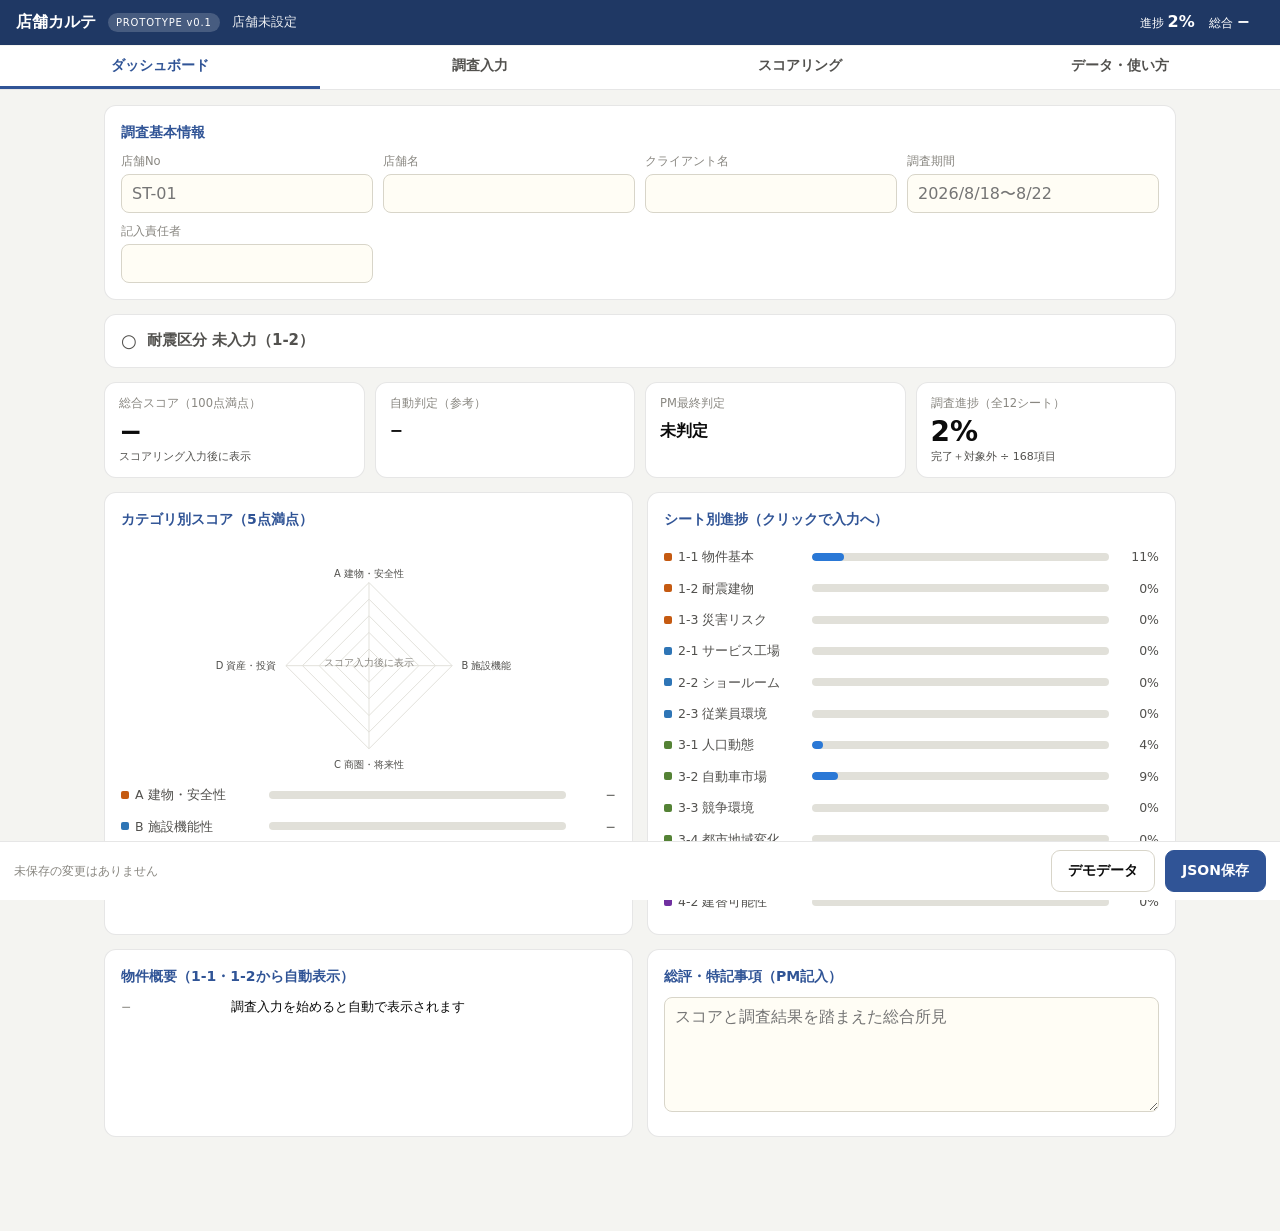
<file: prototype/index.html>
<!DOCTYPE html>
<html lang="ja">
<head>
<meta charset="UTF-8">
<meta name="viewport" content="width=device-width, initial-scale=1, viewport-fit=cover">
<title>店舗カルテ プロトタイプ v0.1｜エイトデザイン</title>
<style>
:root{
  color-scheme: light;
  --surface:#fcfcfb; --page:#f4f4f1; --ink:#0b0b0b; --ink2:#52514e; --muted:#898781;
  --grid:#e1e0d9; --axis:#c3c2b7; --border:rgba(11,11,11,.10);
  --navy:#1f3864; --navy2:#305496;
  --c1:#C55A11; --c2:#2E75B6; --c3:#548235; --c4:#7030A0;
  --seq:#2a78d6; --good:#0ca30c; --warn:#fab219; --serious:#ec835a; --crit:#d03b3b;
  --input-bg:#fffdf5; --input-bd:#d8d5c9; --card:#ffffff;
}
@media (prefers-color-scheme: dark){
  :root:not([data-theme="light"]){
    color-scheme: dark;
    --surface:#1a1a19; --page:#0d0d0d; --ink:#ffffff; --ink2:#c3c2b7; --muted:#898781;
    --grid:#2c2c2a; --axis:#383835; --border:rgba(255,255,255,.10);
    --navy:#8fb0dd; --navy2:#a9c3e8;
    --c1:#D4712B; --c2:#4A8FD4; --c3:#6FA24A; --c4:#9A5BC8;
    --seq:#3987e5; --input-bg:#22221f; --input-bd:#44443f; --card:#232322;
  }
}
*{box-sizing:border-box}
html{-webkit-text-size-adjust:100%}
body{margin:0;background:var(--page);color:var(--ink);
  font-family:system-ui,-apple-system,"Segoe UI","Hiragino Sans","Yu Gothic UI","Yu Gothic",Meiryo,sans-serif;
  font-size:15px;line-height:1.55}
.head{position:sticky;top:0;z-index:30;background:var(--navy);color:#fff;padding:10px 16px;
  display:flex;align-items:center;gap:12px;flex-wrap:wrap}
.head .ttl{font-weight:700;font-size:16px}
.head .proto{font-size:10px;background:rgba(255,255,255,.18);padding:2px 8px;border-radius:99px;letter-spacing:.08em}
.head .store{font-size:13px;opacity:.92}
.head .stats{margin-left:auto;display:flex;gap:14px;font-size:12px;align-items:center}
.head .stats b{font-size:16px}
.tabs{position:sticky;top:46px;z-index:29;display:flex;background:var(--card);border-bottom:1px solid var(--border);overflow-x:auto}
.tabs button{flex:1;min-width:92px;padding:11px 8px;border:0;background:none;color:var(--ink2);
  font-size:13.5px;font-weight:600;cursor:pointer;border-bottom:3px solid transparent;white-space:nowrap;font-family:inherit}
.tabs button.on{color:var(--navy2);border-bottom-color:var(--navy2)}
main{max-width:1100px;margin:0 auto;padding:16px 14px 80px}
.card{background:var(--card);border:1px solid var(--border);border-radius:12px;padding:16px;margin-bottom:14px}
.card h3{margin:0 0 10px;font-size:14px;color:var(--navy2)}
.grid2{display:grid;grid-template-columns:1fr 1fr;gap:14px}
@media(max-width:800px){.grid2{grid-template-columns:1fr}}
.mgrid{display:grid;grid-template-columns:repeat(auto-fit,minmax(210px,1fr));gap:10px}
label.f{display:block;font-size:11.5px;color:var(--muted);margin-bottom:3px}
input[type=text],input[type=date],select,textarea{width:100%;padding:9px 10px;border:1px solid var(--input-bd);
  border-radius:8px;background:var(--input-bg);color:var(--ink);font-size:16px;font-family:inherit}
textarea{resize:vertical;min-height:56px}
input:focus,select:focus,textarea:focus{outline:2px solid var(--navy2);outline-offset:0;border-color:transparent}
.tiles{display:grid;grid-template-columns:repeat(auto-fit,minmax(150px,1fr));gap:10px;margin-bottom:14px}
.tile{background:var(--card);border:1px solid var(--border);border-radius:12px;padding:12px 14px}
.tile .k{font-size:11.5px;color:var(--muted)}
.tile .v{font-size:28px;font-weight:700;line-height:1.2;margin-top:2px}
.tile .s{font-size:11px;color:var(--ink2)}
.badge{display:inline-block;padding:3px 10px;border-radius:99px;font-size:12.5px;font-weight:700;color:#fff}
.b-S{background:var(--seq)} .b-A{background:var(--good)} .b-B{background:var(--warn);color:#3a2c00} .b-C{background:var(--crit)} .b-N{background:var(--muted)}
.alert{border-radius:12px;padding:12px 16px;margin-bottom:14px;font-weight:700;display:flex;gap:10px;align-items:center;border:1px solid var(--border);background:var(--card);color:var(--ink2)}
.alert.crit{background:var(--crit);color:#fff;border:0}
.alert.warn{background:var(--serious);color:#fff;border:0}
.alert.ok{border-left:6px solid var(--good)}
.alert .ic{font-size:18px}
.pbar{height:8px;background:var(--grid);border-radius:4px;overflow:hidden;flex:1}
.pbar i{display:block;height:100%;background:var(--seq);border-radius:4px;transition:width .25s}
.prow{display:flex;align-items:center;gap:10px;padding:6px 0;font-size:12.5px;cursor:pointer}
.prow .nm{width:11em;color:var(--ink2);display:flex;gap:6px;align-items:center}
.prow .pc{width:3.2em;text-align:right;font-variant-numeric:tabular-nums;color:var(--ink2)}
.dot{width:8px;height:8px;border-radius:2px;flex:none}
.cat0{background:var(--c1)}.cat1{background:var(--c2)}.cat2{background:var(--c3)}.cat3{background:var(--c4)}
.chips{display:flex;gap:8px;flex-wrap:wrap;margin:10px 0 4px}
.chip{border:1px solid var(--input-bd);background:var(--card);border-radius:99px;padding:7px 13px;font-size:12.5px;
  cursor:pointer;color:var(--ink2);font-weight:600;display:flex;gap:6px;align-items:center;font-family:inherit}
.chip.on{border-color:var(--navy2);color:var(--navy2);box-shadow:inset 0 0 0 1px var(--navy2)}
.catlbl{font-size:11px;color:var(--muted);margin-top:10px;font-weight:700}
.item{border-top:1px solid var(--grid);padding:13px 0}
.item:first-child{border-top:0}
.item .top{display:flex;gap:8px;align-items:baseline;flex-wrap:wrap}
.item .no{font-size:11px;color:var(--muted);font-variant-numeric:tabular-nums}
.item .lb{font-weight:700;font-size:14px}
.item .fmt{font-size:11.5px;color:var(--muted)}
.item .src{font-size:11px;color:var(--muted);margin-top:2px}
.irow{display:grid;grid-template-columns:1fr 1fr;gap:8px;margin-top:8px}
.irow3{display:grid;grid-template-columns:110px 1fr 1fr;gap:8px;margin-top:8px}
@media(max-width:640px){.irow{grid-template-columns:1fr}.irow3{grid-template-columns:1fr 1fr}}
.auto-v{background:var(--grid);border-radius:8px;padding:9px 10px;font-size:15px;color:var(--ink2)}
select.st{font-size:13px;font-weight:700;padding:7px 8px}
.st-未着手{color:var(--muted)} .st-調査中{color:var(--c2)} .st-確認待ち{color:#b8860b} .st-完了{color:var(--good)} .st-対象外{color:var(--muted)}
.shead{display:flex;align-items:center;gap:10px;flex-wrap:wrap;margin-bottom:4px}
.shead h2{font-size:16px;margin:0;color:var(--navy2)}
.snav{display:flex;gap:8px;margin:14px 0 0}
.snav button{flex:1;padding:11px;border:1px solid var(--input-bd);background:var(--card);border-radius:9px;font-size:13.5px;cursor:pointer;color:var(--ink2);font-family:inherit;font-weight:600}
.ax{border-top:1px solid var(--grid);padding:12px 0}
.ax .nm{font-weight:700;font-size:14px}
.ax .pt{font-size:11.5px;color:var(--muted)}
.rate{display:flex;gap:6px;margin-top:8px}
.rate button{width:44px;height:40px;border:1px solid var(--input-bd);background:var(--input-bg);border-radius:8px;
  font-size:15px;font-weight:700;color:var(--ink2);cursor:pointer;font-family:inherit}
.rate button.on{background:var(--navy2);border-color:var(--navy2);color:#fff}
details.cr{margin-top:6px;font-size:11.5px;color:var(--ink2)}
details.cr summary{cursor:pointer;color:var(--muted)}
details.cr .cg{display:grid;grid-template-columns:2.2em 1fr;gap:2px 8px;margin-top:4px}
.wrow{display:flex;gap:10px;flex-wrap:wrap;align-items:end}
.wrow>div{flex:1;min-width:110px}
.wsum{font-size:12px;font-weight:700}
.wsum.ng{color:var(--crit)}
.matrix{width:100%;border-collapse:collapse;font-size:11.5px;margin-top:8px}
.matrix td,.matrix th{border:1px solid var(--grid);padding:6px;text-align:center}
.matrix th{background:var(--page);color:var(--ink2);font-weight:600}
.btn{display:inline-flex;align-items:center;gap:6px;padding:11px 16px;border-radius:9px;border:1px solid var(--input-bd);
  background:var(--card);color:var(--ink);font-size:14px;font-weight:600;cursor:pointer;font-family:inherit;white-space:nowrap}
@media(max-width:640px){.head{position:static}.tabs{top:0}}
.btn.pri{background:var(--navy2);border-color:var(--navy2);color:#fff}
.btn.danger{color:var(--crit);border-color:var(--crit)}
.btnrow{display:flex;gap:10px;flex-wrap:wrap}
.note{font-size:12px;color:var(--ink2)}
.ovgrid{display:grid;grid-template-columns:8em 1fr;gap:4px 10px;font-size:12.5px}
.ovgrid .k{color:var(--muted)}
.radar-wrap{display:flex;justify-content:center}
#tip{position:fixed;pointer-events:none;background:var(--ink);color:var(--surface);font-size:12px;
  padding:6px 9px;border-radius:7px;opacity:0;transition:opacity .12s;z-index:99;max-width:240px}
.savebar{position:fixed;bottom:0;left:0;right:0;background:var(--card);border-top:1px solid var(--border);
  padding:8px 14px;display:flex;gap:10px;align-items:center;z-index:28;font-size:12px;color:var(--muted)}
.savebar .sp{flex:1}
footer{display:none}
@media print{
  .head,.tabs,.savebar,.snav{display:none!important}
  body{background:#fff}
  main{max-width:none;padding:0}
  .card{break-inside:avoid;border-color:#ccc}
}
</style>
</head>
<body data-palette="#C55A11,#2E75B6,#548235,#7030A0">
<header class="head">
  <span class="ttl">店舗カルテ</span><span class="proto">PROTOTYPE v0.1</span>
  <span class="store" id="hStore">未設定</span>
  <div class="stats">
    <span>進捗 <b id="hProg">0%</b></span>
    <span>総合 <b id="hScore">−</b></span>
    <span id="hBadge"></span>
  </div>
</header>
<nav class="tabs" id="tabs">
  <button data-v="dash" class="on">ダッシュボード</button>
  <button data-v="input">調査入力</button>
  <button data-v="score">スコアリング</button>
  <button data-v="data">データ・使い方</button>
</nav>
<main id="view"></main>
<div class="savebar"><span id="dirty">未保存の変更はありません</span><span class="sp"></span>
  <button class="btn" id="btnDemo2">デモデータ</button>
  <button class="btn pri" id="btnSave2">JSON保存</button></div>
<div id="tip"></div>
<input type="file" id="file" accept=".json" hidden>
<script id="model" type="application/json">{"sheets": [{"id": "1-1", "title": "1-1　物件基本情報", "cat": 0, "short": "物件基本", "items": [{"no": "1-1-01", "label": "所在地", "fmt": "住所（登記上・住居表示）", "source": "登記事項証明書", "method": "資料転記", "kind": "i"}, {"no": "1-1-02", "label": "敷地面積", "fmt": "㎡", "source": "登記事項証明書・測量図", "method": "資料転記", "kind": "i"}, {"no": "1-1-03", "label": "延床面積", "fmt": "㎡", "source": "竣工図・登記事項証明書", "method": "資料転記", "kind": "i"}, {"no": "1-1-04", "label": "構造", "fmt": "選択", "source": "確認済証・竣工図", "method": "資料転記", "kind": "i", "dv": "struct"}, {"no": "1-1-05", "label": "階数", "fmt": "例：地上2階・地下なし", "source": "竣工図", "method": "資料転記", "kind": "i"}, {"no": "1-1-06", "label": "竣工年月", "fmt": "例：1985年3月", "source": "検査済証・竣工図", "method": "資料転記", "kind": "i"}, {"no": "1-1-07", "label": "竣工年（西暦）", "fmt": "数値　例：1985", "source": "同上", "method": "資料転記", "kind": "i"}, {"no": "1-1-08", "label": "築年数", "fmt": "年（自動計算）", "source": "ー", "method": "自動計算", "kind": "a", "auto": "age"}, {"no": "1-1-09", "label": "建築確認申請年月（確認済証交付日）", "fmt": "例：1984年10月　※新旧耐震判定の基礎", "source": "確認済証", "method": "資料転記", "kind": "i"}, {"no": "1-1-10", "label": "検査済証の有無", "fmt": "選択", "source": "検査済証", "method": "資料確認", "kind": "i", "dv": "yesno"}, {"no": "1-1-11", "label": "増築・改築履歴", "fmt": "年・内容を列記", "source": "確認申請履歴・竣工図", "method": "資料転記＋ヒアリング", "kind": "i"}, {"no": "1-1-12", "label": "土地の権利形態", "fmt": "選択", "source": "登記事項証明書・契約書", "method": "資料転記", "kind": "i", "dv": "tochi"}, {"no": "1-1-13", "label": "建物の権利形態", "fmt": "選択", "source": "登記事項証明書・契約書", "method": "資料転記", "kind": "i", "dv": "tatemono"}, {"no": "1-1-14", "label": "土地所有者", "fmt": "名称", "source": "登記事項証明書", "method": "資料転記", "kind": "i"}, {"no": "1-1-15", "label": "建物所有者", "fmt": "名称", "source": "登記事項証明書", "method": "資料転記", "kind": "i"}, {"no": "1-1-16", "label": "賃貸借契約期間", "fmt": "例：2010/4〜2030/3　※賃借の場合", "source": "賃貸借契約書", "method": "資料転記", "kind": "i"}, {"no": "1-1-17", "label": "契約満了年（西暦）", "fmt": "数値　例：2030　※賃借の場合", "source": "賃貸借契約書", "method": "資料転記", "kind": "i"}, {"no": "1-1-18", "label": "残存契約期間", "fmt": "年（自動計算）", "source": "ー", "method": "自動計算", "kind": "a", "auto": "remain"}, {"no": "1-1-19", "label": "図面・竣工図書の保管状況", "fmt": "選択", "source": "本社・現地確認", "method": "資料確認", "kind": "i", "dv": "tosho"}]}, {"id": "1-2", "title": "1-2　耐震・建物安全性", "cat": 0, "short": "耐震建物", "items": [{"no": "1-2-01", "label": "耐震基準区分", "fmt": "選択　※1981年6月以降の建築確認＝新耐震", "source": "確認済証（申請年月から判定）", "method": "資料判定", "kind": "i", "dv": "taishin"}, {"no": "1-2-02", "label": "耐震診断の実施有無", "fmt": "選択", "source": "耐震診断報告書", "method": "資料確認", "kind": "i", "dv": "shindan"}, {"no": "1-2-03", "label": "耐震診断の実施年・診断機関", "fmt": "例：2015年・○○建築士事務所", "source": "耐震診断報告書", "method": "資料転記", "kind": "i"}, {"no": "1-2-04", "label": "Is値（最小値）", "fmt": "数値　例：0.45　※目安0.6以上", "source": "耐震診断報告書", "method": "資料転記", "kind": "i"}, {"no": "1-2-05", "label": "CTU・SD値／q値（S造）", "fmt": "数値", "source": "耐震診断報告書", "method": "資料転記", "kind": "i"}, {"no": "1-2-06", "label": "耐震補強の実施有無", "fmt": "選択", "source": "改修工事記録", "method": "資料確認", "kind": "i", "dv": "hokyo"}, {"no": "1-2-07", "label": "補強実施年度・内容", "fmt": "例：2018年・鉄骨ブレース増設", "source": "改修工事記録", "method": "資料転記", "kind": "i"}, {"no": "1-2-08", "label": "構造上の懸念事項", "fmt": "不同沈下・ひび割れ・変形など", "source": "現地調査", "method": "現地目視（一級建築士）", "kind": "i"}, {"no": "1-2-09", "label": "消防法適合状況", "fmt": "点検指摘事項の有無・内容", "source": "消防設備点検報告書", "method": "資料確認", "kind": "i"}, {"no": "1-2-10", "label": "アスベスト含有調査", "fmt": "選択", "source": "分析調査報告書", "method": "資料確認", "kind": "i", "dv": "asbestos"}, {"no": "1-2-11", "label": "アスベスト含有箇所・レベル", "fmt": "例：機械室吹付け・レベル1", "source": "分析調査報告書", "method": "資料転記", "kind": "i"}, {"no": "1-2-12", "label": "雨漏りの発生状況", "fmt": "現状・履歴", "source": "現地調査＋ヒアリング", "method": "現地確認", "kind": "i"}, {"no": "1-2-13", "label": "外壁の劣化状況", "fmt": "タイル浮き・爆裂・シーリング切れなど", "source": "現地調査", "method": "現地目視・打診", "kind": "i"}, {"no": "1-2-14", "label": "屋根・防水の劣化状況", "fmt": "改修歴・経過年数を含む", "source": "現地調査＋修繕履歴", "method": "現地目視", "kind": "i"}, {"no": "1-2-15", "label": "給排水設備の劣化状況", "fmt": "更新歴・漏水履歴", "source": "現地調査＋修繕履歴", "method": "現地確認", "kind": "i"}, {"no": "1-2-16", "label": "電気設備の劣化状況", "fmt": "受変電・幹線・更新歴", "source": "現地調査＋修繕履歴", "method": "現地確認", "kind": "i"}, {"no": "1-2-17", "label": "空調設備の劣化状況", "fmt": "設置年・冷媒種別（R22など）", "source": "現地調査＋設備台帳", "method": "現地確認", "kind": "i"}, {"no": "1-2-18", "label": "エレベーター", "fmt": "有無・設置年・リニューアル歴", "source": "保守契約・点検報告書", "method": "資料確認", "kind": "i"}, {"no": "1-2-19", "label": "重大修繕履歴（過去15年）", "fmt": "年・内容・金額", "source": "修繕台帳", "method": "資料転記", "kind": "i"}, {"no": "1-2-20", "label": "建物劣化　総合所見", "fmt": "設計担当コメント", "source": "ー", "method": "社内評価", "kind": "i"}]}, {"id": "1-3", "title": "1-3　災害リスク", "cat": 0, "short": "災害リスク", "items": [{"no": "1-3-01", "label": "洪水浸水想定", "fmt": "想定浸水深　例：0.5〜3m", "source": "ハザードマップポータル", "method": "Web調査", "kind": "i"}, {"no": "1-3-02", "label": "高潮リスク", "fmt": "想定浸水深", "source": "ハザードマップポータル", "method": "Web調査", "kind": "i"}, {"no": "1-3-03", "label": "津波リスク", "fmt": "想定浸水深", "source": "ハザードマップポータル", "method": "Web調査", "kind": "i"}, {"no": "1-3-04", "label": "液状化リスク", "fmt": "選択", "source": "自治体液状化マップ", "method": "Web調査", "kind": "i", "dv": "ekijoka"}, {"no": "1-3-05", "label": "土砂災害警戒区域", "fmt": "選択", "source": "ハザードマップポータル", "method": "Web調査", "kind": "i", "dv": "dosha"}, {"no": "1-3-06", "label": "想定最大震度", "fmt": "例：震度6強（○○地震）", "source": "自治体地域防災計画", "method": "Web調査", "kind": "i"}, {"no": "1-3-07", "label": "避難場所・地域貢献活用の可能性", "fmt": "指定状況・活用余地", "source": "自治体防災計画＋ヒアリング", "method": "Web＋ヒアリング", "kind": "i"}, {"no": "1-3-08", "label": "非常用電源", "fmt": "有無・容量・稼働可能時間", "source": "現地調査", "method": "現地確認", "kind": "i"}, {"no": "1-3-09", "label": "給水設備（災害時対応）", "fmt": "受水槽容量・給水可否", "source": "現地調査", "method": "現地確認", "kind": "i"}, {"no": "1-3-10", "label": "災害時サービス拠点適性", "fmt": "BCP上の位置づけ所見", "source": "ー", "method": "社内評価", "kind": "i"}]}, {"id": "2-1", "title": "2-1　施設調査：サービス工場", "cat": 1, "short": "サービス工場", "items": [{"no": "2-1-01", "label": "ストール数", "fmt": "内訳　例：整備6・検査ライン2・板金2", "source": "現地調査", "method": "現地計測", "kind": "i"}, {"no": "2-1-02", "label": "リフト数・種類", "fmt": "例：2柱4基・4柱2基", "source": "現地調査", "method": "現地確認", "kind": "i"}, {"no": "2-1-03", "label": "リフト設置年（最古／平均）", "fmt": "例：最古1998年・平均2008年", "source": "設備台帳", "method": "資料＋現地", "kind": "i"}, {"no": "2-1-04", "label": "ストール稼働率", "fmt": "％（直近12ヶ月平均）例：78.5", "source": "クライアント実績データ", "method": "データ分析", "kind": "i"}, {"no": "2-1-05", "label": "1ストール当たり売上", "fmt": "万円／年", "source": "クライアント実績データ", "method": "データ分析", "kind": "i"}, {"no": "2-1-06", "label": "エンジニア数", "fmt": "人（うち国家資格者数）", "source": "クライアント人事データ", "method": "データ確認", "kind": "i"}, {"no": "2-1-07", "label": "エンジニア1人当たり売上", "fmt": "万円／年", "source": "クライアント実績データ", "method": "データ分析", "kind": "i"}, {"no": "2-1-08", "label": "年間入庫台数", "fmt": "台（車検／一般整備別）", "source": "クライアント実績データ", "method": "データ分析", "kind": "i"}, {"no": "2-1-09", "label": "工場空調", "fmt": "選択", "source": "現地調査", "method": "現地確認", "kind": "i", "dv": "kucho"}, {"no": "2-1-10", "label": "外気遮断設備", "fmt": "シャッター・エアカーテンなど", "source": "現地調査", "method": "現地確認", "kind": "i"}, {"no": "2-1-11", "label": "EV整備対応", "fmt": "専用ストール・絶縁工具・低圧電気取扱資格者数", "source": "現地＋ヒアリング", "method": "現地＋ヒアリング", "kind": "i"}, {"no": "2-1-12", "label": "急速充電器", "fmt": "基数・出力kW", "source": "現地調査", "method": "現地確認", "kind": "i"}, {"no": "2-1-13", "label": "普通充電器", "fmt": "基数", "source": "現地調査", "method": "現地確認", "kind": "i"}, {"no": "2-1-14", "label": "洗車設備", "fmt": "洗車機有無・手洗いブース", "source": "現地調査", "method": "現地確認", "kind": "i"}, {"no": "2-1-15", "label": "部品保管能力", "fmt": "面積・棚数・課題", "source": "現地＋ヒアリング", "method": "現地＋ヒアリング", "kind": "i"}, {"no": "2-1-16", "label": "整備機器・テスターの更新状況", "fmt": "主要機器の年式", "source": "設備台帳", "method": "資料＋現地", "kind": "i"}, {"no": "2-1-17", "label": "工場動線・入出庫の課題", "fmt": "所見", "source": "現地＋ヒアリング", "method": "現地観察", "kind": "i"}]}, {"id": "2-2", "title": "2-2　施設調査：ショールーム", "cat": 1, "short": "ショールーム", "items": [{"no": "2-2-01", "label": "ショールーム面積", "fmt": "㎡", "source": "竣工図＋現地", "method": "資料＋現地", "kind": "i"}, {"no": "2-2-02", "label": "商談席数", "fmt": "卓数・席数", "source": "現地調査", "method": "現地計測", "kind": "i"}, {"no": "2-2-03", "label": "屋内展示可能台数", "fmt": "台", "source": "現地調査", "method": "現地計測", "kind": "i"}, {"no": "2-2-04", "label": "屋外展示台数", "fmt": "台", "source": "現地調査", "method": "現地計測", "kind": "i"}, {"no": "2-2-05", "label": "商談スペースの質", "fmt": "個室・半個室の有無など", "source": "現地調査", "method": "現地確認", "kind": "i"}, {"no": "2-2-06", "label": "納車スペース", "fmt": "選択＋演出設備の有無", "source": "現地調査", "method": "現地確認", "kind": "i", "dv": "nosha"}, {"no": "2-2-07", "label": "キッズスペース", "fmt": "有無・広さ・状態", "source": "現地調査", "method": "現地確認", "kind": "i"}, {"no": "2-2-08", "label": "待合・カフェ環境", "fmt": "席数・提供内容", "source": "現地調査", "method": "現地確認", "kind": "i"}, {"no": "2-2-09", "label": "トイレ", "fmt": "数・洋式化・改修年", "source": "現地調査", "method": "現地確認", "kind": "i"}, {"no": "2-2-10", "label": "バリアフリー対応", "fmt": "スロープ・多目的トイレ・手すり・自動ドア", "source": "現地調査", "method": "現地確認", "kind": "i"}, {"no": "2-2-11", "label": "来客用駐車台数", "fmt": "台", "source": "現地調査", "method": "現地計測", "kind": "i"}, {"no": "2-2-12", "label": "来客用EV充電設備", "fmt": "基数・種別", "source": "現地調査", "method": "現地確認", "kind": "i"}, {"no": "2-2-13", "label": "デジタル設備", "fmt": "大型モニタ・サイネージ・商談タブレット", "source": "現地＋ヒアリング", "method": "現地確認", "kind": "i"}, {"no": "2-2-14", "label": "外観・ファサードの状態", "fmt": "CI基準適合・劣化度", "source": "現地調査", "method": "現地目視", "kind": "i"}, {"no": "2-2-15", "label": "看板・サインの状態", "fmt": "老朽度・視認性・夜間照明", "source": "現地調査", "method": "現地目視", "kind": "i"}]}, {"id": "2-3", "title": "2-3　施設調査：従業員環境", "cat": 1, "short": "従業員環境", "items": [{"no": "2-3-01", "label": "事務所面積・執務環境", "fmt": "㎡・レイアウト状況", "source": "竣工図＋現地", "method": "資料＋現地", "kind": "i"}, {"no": "2-3-02", "label": "更衣室", "fmt": "男女別有無・ロッカー数", "source": "現地調査", "method": "現地確認", "kind": "i"}, {"no": "2-3-03", "label": "休憩室・食事スペース", "fmt": "有無・広さ・状態", "source": "現地調査", "method": "現地確認", "kind": "i"}, {"no": "2-3-04", "label": "従業員用トイレ", "fmt": "男女別・数・状態", "source": "現地調査", "method": "現地確認", "kind": "i"}, {"no": "2-3-05", "label": "事務所・バックヤード空調", "fmt": "方式・効き", "source": "現地＋ヒアリング", "method": "現地確認", "kind": "i"}, {"no": "2-3-06", "label": "従業員動線", "fmt": "工場⇔事務所⇔ショールームの課題", "source": "現地調査", "method": "現地観察", "kind": "i"}, {"no": "2-3-07", "label": "従業員駐車場", "fmt": "台数・店舗からの距離", "source": "現地調査", "method": "現地確認", "kind": "i"}, {"no": "2-3-08", "label": "店舗責任者ヒアリング", "fmt": "働きやすさ・施設課題・要望", "source": "ヒアリング", "method": "定性調査（様式別紙）", "kind": "i"}, {"no": "2-3-09", "label": "営業スタッフヒアリング", "fmt": "同上", "source": "ヒアリング", "method": "定性調査（様式別紙）", "kind": "i"}, {"no": "2-3-10", "label": "サービススタッフヒアリング", "fmt": "同上", "source": "ヒアリング", "method": "定性調査（様式別紙）", "kind": "i"}, {"no": "2-3-11", "label": "採用・定着の観点での課題", "fmt": "女性更衣室・休憩環境など", "source": "ヒアリング", "method": "定性調査", "kind": "i"}, {"no": "2-3-12", "label": "従業員環境　総合所見", "fmt": "改善要望の上位整理", "source": "ー", "method": "社内評価", "kind": "i"}]}, {"id": "3-1", "title": "3-1　商圏評価：人口動態分析", "cat": 2, "short": "人口動態", "items": [{"no": "3-1-01", "label": "人口総数（3km圏）", "fmt": "人", "source": "jSTAT MAP（国勢調査）", "method": "GIS商圏分析", "kind": "i"}, {"no": "3-1-02", "label": "人口総数（5km圏）", "fmt": "人", "source": "jSTAT MAP（国勢調査）", "method": "GIS商圏分析", "kind": "i"}, {"no": "3-1-03", "label": "人口総数（10km圏）", "fmt": "人", "source": "jSTAT MAP（国勢調査）", "method": "GIS商圏分析", "kind": "i"}, {"no": "3-1-04", "label": "世帯数（3km圏）", "fmt": "世帯", "source": "jSTAT MAP（国勢調査）", "method": "GIS商圏分析", "kind": "i"}, {"no": "3-1-05", "label": "世帯数（5km圏）", "fmt": "世帯", "source": "jSTAT MAP（国勢調査）", "method": "GIS商圏分析", "kind": "i"}, {"no": "3-1-06", "label": "世帯数（10km圏）", "fmt": "世帯", "source": "jSTAT MAP（国勢調査）", "method": "GIS商圏分析", "kind": "i"}, {"no": "3-1-07", "label": "人口増減率・直近5年（3km圏）", "fmt": "％　例：-2.3", "source": "国勢調査（2時点比較）", "method": "GIS商圏分析", "kind": "i"}, {"no": "3-1-08", "label": "人口増減率・直近5年（5km圏）", "fmt": "％", "source": "国勢調査（2時点比較）", "method": "GIS商圏分析", "kind": "i"}, {"no": "3-1-09", "label": "人口増減率・直近5年（10km圏）", "fmt": "％", "source": "国勢調査（2時点比較）", "method": "GIS商圏分析", "kind": "i"}, {"no": "3-1-10", "label": "生産年齢人口比率（3km圏）", "fmt": "％（15〜64歳）", "source": "国勢調査", "method": "GIS商圏分析", "kind": "i"}, {"no": "3-1-11", "label": "生産年齢人口比率（5km圏）", "fmt": "％", "source": "国勢調査", "method": "GIS商圏分析", "kind": "i"}, {"no": "3-1-12", "label": "生産年齢人口比率（10km圏）", "fmt": "％", "source": "国勢調査", "method": "GIS商圏分析", "kind": "i"}, {"no": "3-1-13", "label": "高齢化率（3km圏）", "fmt": "％（65歳以上）", "source": "国勢調査", "method": "GIS商圏分析", "kind": "i"}, {"no": "3-1-14", "label": "高齢化率（5km圏）", "fmt": "％", "source": "国勢調査", "method": "GIS商圏分析", "kind": "i"}, {"no": "3-1-15", "label": "高齢化率（10km圏）", "fmt": "％", "source": "国勢調査", "method": "GIS商圏分析", "kind": "i"}, {"no": "3-1-16", "label": "将来推計人口　2030年（3km圏）", "fmt": "人", "source": "社人研 地域メッシュ推計", "method": "GIS商圏分析", "kind": "i"}, {"no": "3-1-17", "label": "将来推計人口　2030年（5km圏）", "fmt": "人", "source": "社人研 地域メッシュ推計", "method": "GIS商圏分析", "kind": "i"}, {"no": "3-1-18", "label": "将来推計人口　2030年（10km圏）", "fmt": "人", "source": "社人研 地域メッシュ推計", "method": "GIS商圏分析", "kind": "i"}, {"no": "3-1-19", "label": "将来推計人口　2035年（3km圏）", "fmt": "人", "source": "社人研 地域メッシュ推計", "method": "GIS商圏分析", "kind": "i"}, {"no": "3-1-20", "label": "将来推計人口　2035年（5km圏）", "fmt": "人", "source": "社人研 地域メッシュ推計", "method": "GIS商圏分析", "kind": "i"}, {"no": "3-1-21", "label": "将来推計人口　2035年（10km圏）", "fmt": "人", "source": "社人研 地域メッシュ推計", "method": "GIS商圏分析", "kind": "i"}, {"no": "3-1-22", "label": "将来推計人口　2040年（3km圏）", "fmt": "人", "source": "社人研 地域メッシュ推計", "method": "GIS商圏分析", "kind": "i"}, {"no": "3-1-23", "label": "将来推計人口　2040年（5km圏）", "fmt": "人", "source": "社人研 地域メッシュ推計", "method": "GIS商圏分析", "kind": "i"}, {"no": "3-1-24", "label": "将来推計人口　2040年（10km圏）", "fmt": "人", "source": "社人研 地域メッシュ推計", "method": "GIS商圏分析", "kind": "i"}, {"no": "3-1-25", "label": "人口指数 2040年（5km圏・現在＝100）", "fmt": "指数（自動計算）", "source": "ー", "method": "自動計算", "kind": "a", "auto": "popidx"}, {"no": "3-1-26", "label": "将来人口動態　総合所見", "fmt": "増減の質・エリア差", "source": "ー", "method": "社内評価", "kind": "i"}]}, {"id": "3-2", "title": "3-2　商圏評価：自動車市場分析", "cat": 2, "short": "自動車市場", "items": [{"no": "3-2-01", "label": "自動車保有台数（商圏内・乗用車）", "fmt": "台", "source": "自動車検査登録情報協会（市区町村別）", "method": "データ購入・推計", "kind": "i"}, {"no": "3-2-02", "label": "トヨタ車保有台数（UIO）", "fmt": "台", "source": "クライアントデータ（管理顧客・UIO）", "method": "データ分析", "kind": "i"}, {"no": "3-2-03", "label": "トヨタ保有シェア", "fmt": "％（自動計算）", "source": "ー", "method": "自動計算", "kind": "a", "auto": "share"}, {"no": "3-2-04", "label": "世帯当たり保有台数", "fmt": "台／世帯", "source": "都道府県統計・推計", "method": "データ分析", "kind": "i"}, {"no": "3-2-05", "label": "新車市場規模（商圏推計）", "fmt": "台／年", "source": "登録統計＋商圏按分", "method": "データ推計", "kind": "i"}, {"no": "3-2-06", "label": "中古車市場規模（商圏推計）", "fmt": "台／年", "source": "登録統計＋商圏按分", "method": "データ推計", "kind": "i"}, {"no": "3-2-07", "label": "法人需要", "fmt": "事業所数・社用車需要の所見", "source": "経済センサス", "method": "データ分析", "kind": "i"}, {"no": "3-2-08", "label": "当店新車販売シェア", "fmt": "％", "source": "クライアント実績", "method": "データ分析", "kind": "i"}, {"no": "3-2-09", "label": "サービス入庫ポテンシャル", "fmt": "UIO×想定入庫率の試算", "source": "クライアント実績＋推計", "method": "データ推計", "kind": "i"}, {"no": "3-2-10", "label": "EV・電動車普及動向（地域）", "fmt": "所見", "source": "登録統計・自治体政策", "method": "データ分析", "kind": "i"}, {"no": "3-2-11", "label": "市場ポテンシャル　総合所見", "fmt": "所見", "source": "ー", "method": "社内評価", "kind": "i"}]}, {"id": "3-3", "title": "3-3　商圏評価：競争環境・商圏重複", "cat": 2, "short": "競争環境", "items": [{"no": "3-3-01", "label": "トヨタ系店舗（自社）近隣店舗", "fmt": "店舗名・距離", "source": "自社台帳＋地図", "method": "地図分析", "kind": "i"}, {"no": "3-3-02", "label": "トヨタ系店舗（他法人）", "fmt": "店舗名・距離", "source": "地図・各社HP", "method": "地図分析", "kind": "i"}, {"no": "3-3-03", "label": "他メーカーディーラー", "fmt": "主要店舗・距離", "source": "地図調査", "method": "地図分析", "kind": "i"}, {"no": "3-3-04", "label": "中古車販売大手", "fmt": "店舗・距離", "source": "地図調査", "method": "地図分析", "kind": "i"}, {"no": "3-3-05", "label": "整備工場・車検チェーン", "fmt": "主要競合・密度", "source": "地図調査", "method": "地図分析", "kind": "i"}, {"no": "3-3-06", "label": "自社店舗間の商圏重複", "fmt": "重複店舗名・重複度（5km圏の重なり）", "source": "GIS商圏分析", "method": "GIS分析", "kind": "i"}, {"no": "3-3-07", "label": "競合対比の優位性", "fmt": "立地・視認性・規模の所見", "source": "現地＋地図", "method": "社内評価", "kind": "i"}, {"no": "3-3-08", "label": "再編検討上の位置づけ", "fmt": "統合候補・受け皿適性の所見", "source": "ー", "method": "社内評価", "kind": "i"}]}, {"id": "3-4", "title": "3-4　商圏評価：都市・地域変化", "cat": 2, "short": "都市地域変化", "items": [{"no": "3-4-01", "label": "再開発計画", "fmt": "地区・時期・規模", "source": "自治体都市計画資料", "method": "Web＋役所調査", "kind": "i"}, {"no": "3-4-02", "label": "道路整備計画", "fmt": "バイパス・IC・拡幅など", "source": "自治体・国交省資料", "method": "Web＋役所調査", "kind": "i"}, {"no": "3-4-03", "label": "鉄道・公共交通の変化", "fmt": "新駅・減便など", "source": "事業者発表", "method": "Web調査", "kind": "i"}, {"no": "3-4-04", "label": "大型商業施設の動向", "fmt": "出店・閉店計画", "source": "業界情報・自治体", "method": "Web調査", "kind": "i"}, {"no": "3-4-05", "label": "住宅開発の動向", "fmt": "大規模宅地・マンション供給", "source": "自治体・不動産情報", "method": "Web調査", "kind": "i"}, {"no": "3-4-06", "label": "企業進出・雇用動向", "fmt": "工業団地・大型雇用", "source": "自治体・経済ニュース", "method": "Web調査", "kind": "i"}, {"no": "3-4-07", "label": "人口流入・流出の要因", "fmt": "所見（3-1と統合分析）", "source": "ー", "method": "社内分析", "kind": "i"}, {"no": "3-4-08", "label": "立地優位性の将来判定", "fmt": "選択", "source": "ー", "method": "社内評価", "kind": "i", "dv": "ritchi"}]}, {"id": "4-1", "title": "4-1　資産評価：不動産条件の整理", "cat": 3, "short": "不動産条件", "items": [{"no": "4-1-01", "label": "土地簿価", "fmt": "千円", "source": "クライアント財務資料", "method": "資料転記", "kind": "i"}, {"no": "4-1-02", "label": "土地時価（概算）", "fmt": "千円（路線価・公示地価ベース）", "source": "路線価図・公示地価", "method": "机上査定", "kind": "i"}, {"no": "4-1-03", "label": "固定資産税・都市計画税", "fmt": "千円／年", "source": "課税明細書", "method": "資料転記", "kind": "i"}, {"no": "4-1-04", "label": "建物簿価（残存簿価）", "fmt": "千円", "source": "固定資産台帳", "method": "資料転記", "kind": "i"}, {"no": "4-1-05", "label": "減価償却の残存年数", "fmt": "年", "source": "固定資産台帳", "method": "資料転記", "kind": "i"}, {"no": "4-1-06", "label": "賃料", "fmt": "千円／月　※賃借の場合", "source": "賃貸借契約書", "method": "資料転記", "kind": "i"}, {"no": "4-1-07", "label": "契約満了時期・更新条件", "fmt": "満了年月・更新／解約条項", "source": "賃貸借契約書", "method": "資料精読", "kind": "i"}, {"no": "4-1-08", "label": "中途解約・原状回復条項", "fmt": "内容", "source": "賃貸借契約書", "method": "資料精読", "kind": "i"}, {"no": "4-1-09", "label": "用途地域", "fmt": "選択", "source": "都市計画情報（自治体Web）", "method": "Web調査", "kind": "i", "dv": "yoto"}, {"no": "4-1-10", "label": "建ぺい率／容積率（指定）", "fmt": "％／％　例：80／300", "source": "都市計画情報", "method": "Web調査", "kind": "i"}, {"no": "4-1-11", "label": "現況の建ぺい率・容積率消化", "fmt": "使用容積・余剰の試算", "source": "竣工図＋試算", "method": "社内試算", "kind": "i"}, {"no": "4-1-12", "label": "その他法規制", "fmt": "防火地域・高度地区・地区計画など", "source": "都市計画情報", "method": "Web＋役所調査", "kind": "i"}]}, {"id": "4-2", "title": "4-2　資産評価：建替え可能性", "cat": 3, "short": "建替可能性", "items": [{"no": "4-2-01", "label": "敷地形状の評価", "fmt": "整形／不整形・間口・奥行", "source": "測量図＋現地", "method": "資料＋現地", "kind": "i"}, {"no": "4-2-02", "label": "接道条件", "fmt": "接道方位・幅員・接道長", "source": "現地＋道路台帳", "method": "現地＋役所調査", "kind": "i"}, {"no": "4-2-03", "label": "用途地域上の建替え可否", "fmt": "現用途（販売・整備）継続の可否", "source": "都市計画情報＋建築士判断", "method": "社内判定", "kind": "i"}, {"no": "4-2-04", "label": "既存不適格事項", "fmt": "有無・内容", "source": "竣工図＋現行法規照合", "method": "社内判定", "kind": "i"}, {"no": "4-2-05", "label": "建築可能規模の試算", "fmt": "建築面積・延床の上限試算", "source": "建ぺい率・容積率から試算", "method": "社内試算", "kind": "i"}, {"no": "4-2-06", "label": "仮店舗の必要性・候補", "fmt": "要否・候補地", "source": "近隣調査", "method": "社内検討", "kind": "i"}, {"no": "4-2-07", "label": "居ながら工事の可能性", "fmt": "段階施工・営業継続可否", "source": "敷地条件から判断", "method": "社内検討", "kind": "i"}, {"no": "4-2-08", "label": "工事期間中の売上影響", "fmt": "想定影響の試算", "source": "クライアント実績＋想定", "method": "社内試算", "kind": "i"}, {"no": "4-2-09", "label": "近隣店舗での代替受入可否", "fmt": "ローリング計画上の制約", "source": "店舗網から判断", "method": "社内検討", "kind": "i"}, {"no": "4-2-10", "label": "建替え難易度　総合所見", "fmt": "所見", "source": "ー", "method": "社内評価", "kind": "i"}]}], "axes": [{"no": "A1", "cat": "A", "catName": "A　建物・安全性", "name": "耐震性能", "ref": "1-1・1-2", "point": "耐震区分・Is値・補強状況"}, {"no": "A2", "cat": "A", "catName": "A　建物・安全性", "name": "建物劣化度", "ref": "1-2", "point": "屋根・外壁・防水・雨漏り"}, {"no": "A3", "cat": "A", "catName": "A　建物・安全性", "name": "設備劣化度", "ref": "1-2", "point": "給排水・電気・空調・EV"}, {"no": "A4", "cat": "A", "catName": "A　建物・安全性", "name": "法適合・有害物質", "ref": "1-2", "point": "消防法・アスベスト・既存不適格"}, {"no": "A5", "cat": "A", "catName": "A　建物・安全性", "name": "災害リスク", "ref": "1-3", "point": "ハザード該当・非常用設備"}, {"no": "B1", "cat": "B", "catName": "B　施設機能性", "name": "サービス工場の能力・生産性", "ref": "2-1", "point": "ストール数・稼働率・生産性"}, {"no": "B2", "cat": "B", "catName": "B　施設機能性", "name": "EV・次世代対応", "ref": "2-1・2-2", "point": "EV整備体制・充電設備"}, {"no": "B3", "cat": "B", "catName": "B　施設機能性", "name": "ショールーム・顧客環境", "ref": "2-2", "point": "商談環境・展示・バリアフリー"}, {"no": "B4", "cat": "B", "catName": "B　施設機能性", "name": "従業員環境", "ref": "2-3", "point": "更衣・休憩・動線・ヒアリング"}, {"no": "B5", "cat": "B", "catName": "B　施設機能性", "name": "敷地余裕・駐車場", "ref": "2-2・4-2", "point": "駐車台数・敷地の余裕度"}, {"no": "C1", "cat": "C", "catName": "C　商圏・将来性", "name": "現在商圏規模", "ref": "3-1", "point": "人口・世帯数"}, {"no": "C2", "cat": "C", "catName": "C　商圏・将来性", "name": "将来人口動態", "ref": "3-1", "point": "増減率・将来推計・高齢化"}, {"no": "C3", "cat": "C", "catName": "C　商圏・将来性", "name": "市場ポテンシャル", "ref": "3-2", "point": "保有台数・シェア余地・法人需要"}, {"no": "C4", "cat": "C", "catName": "C　商圏・将来性", "name": "競争環境", "ref": "3-3", "point": "競合密度・競合対比の優位性"}, {"no": "C5", "cat": "C", "catName": "C　商圏・将来性", "name": "商圏重複度", "ref": "3-3", "point": "自社店舗との重複（少ないほど高評価）"}, {"no": "C6", "cat": "C", "catName": "C　商圏・将来性", "name": "立地の将来性", "ref": "3-4", "point": "再開発・インフラ・地域変化"}, {"no": "D1", "cat": "D", "catName": "D　資産性・投資条件", "name": "権利関係の安定性", "ref": "1-1・4-1", "point": "所有／賃借・残存契約期間"}, {"no": "D2", "cat": "D", "catName": "D　資産性・投資条件", "name": "資産価値・保有コスト", "ref": "4-1", "point": "時価・簿価・税・賃料"}, {"no": "D3", "cat": "D", "catName": "D　資産性・投資条件", "name": "建替えの自由度", "ref": "4-2", "point": "法規制・敷地条件・建築可能規模"}, {"no": "D4", "cat": "D", "catName": "D　資産性・投資条件", "name": "営業継続性", "ref": "4-2", "point": "居ながら工事・近隣店舗での代替"}], "criteria": {"A1": {"p5": "新耐震で構造健全（懸念なし）", "p3": "旧耐震だが補強済（Is0.6相当以上）", "p1": "旧耐震・未診断／未補強、またはIs値0.3未満"}, "A2": {"p5": "大規模修繕後5年以内・不具合なし", "p3": "部分劣化あり・計画修繕で対応可能", "p1": "雨漏り常態化・外壁爆裂など緊急対応が必要"}, "A3": {"p5": "主要設備を10年以内に更新済", "p3": "更新時期到来・故障が散発", "p1": "更新限界超過・故障頻発・冷媒規制非対応"}, "A4": {"p5": "指摘なし・アスベストなし", "p3": "軽微な指摘・アスベストは封じ込め管理中", "p1": "重大指摘あり・レベル1アスベスト未対策"}, "A5": {"p5": "ハザード該当なし・非常用設備あり", "p3": "浸水0.5m未満など軽度リスク", "p1": "浸水3m以上・土砂特別警戒など重大リスク"}, "B1": {"p5": "ストール余力あり・稼働率適正（70〜85％）・生産性が全社上位", "p3": "全社平均並み", "p1": "能力不足または過剰が顕著・生産性が下位"}, "B2": {"p5": "急速充電＋EV整備体制が完備", "p3": "普通充電のみ・一部対応", "p1": "対応なし・設置余地も乏しい"}, "B3": {"p5": "現CI基準に適合・商談環境良好", "p3": "機能するが陳腐化が進む", "p1": "狭隘・老朽化で顧客体験を毀損"}, "B4": {"p5": "男女別更衣・休憩完備・現場の不満が少ない", "p3": "最低限あるが改善要望が多い", "p1": "更衣・休憩が不備で採用・定着に支障"}, "B5": {"p5": "駐車・展示・拡張に余裕", "p3": "充足ぎりぎり", "p1": "慢性的不足・借地で補完している"}, "C1": {"p5": "5km圏人口が全店上位25％", "p3": "全店中位", "p1": "全店下位25％"}, "C2": {"p5": "2040年も人口維持・増加見込み", "p3": "5％程度の微減", "p1": "15％超の減少・高齢化が急進"}, "C3": {"p5": "保有台数が多くシェア拡大余地大", "p3": "平均的", "p1": "市場縮小・シェア飽和"}, "C4": {"p5": "競合が少なく優位", "p3": "競合並存・拮抗", "p1": "競合密集・劣位"}, "C5": {"p5": "自社店舗との重複ほぼなし", "p3": "一部重複", "p1": "大幅重複・カニバリが発生"}, "C6": {"p5": "再開発・インフラ整備で向上見込み", "p3": "大きな変化なし", "p1": "市街地衰退・交通量減で低下見込み"}, "D1": {"p5": "土地・建物とも自社所有", "p3": "賃借だが長期残存・更新確実", "p1": "残存期間が短く更新が不透明"}, "D2": {"p5": "時価＞簿価・保有コスト軽い", "p3": "均衡", "p1": "含み損・高賃料など高コスト"}, "D3": {"p5": "法規制に余裕・整形地・容積余剰大", "p3": "現状規模の再建は可能", "p1": "既存不適格・再建で規模縮小"}, "D4": {"p5": "居ながら工事可・近隣店舗で代替可", "p3": "一部休業で対応可能", "p1": "全面休業必至・代替店舗なし"}}, "lists": {"status": ["未着手", "調査中", "確認待ち", "完了", "対象外"], "yesno": ["有", "無", "不明"], "struct": ["RC造", "S造", "SRC造", "W造", "混構造", "その他"], "taishin": ["新耐震", "旧耐震", "不明"], "shindan": ["実施済", "実施中", "未実施", "不明"], "hokyo": ["実施済", "一部実施", "未実施", "不要（新耐震）"], "tochi": ["所有", "賃借", "借地権（旧法）", "普通借地権", "定期借地権"], "tatemono": ["所有", "賃借"], "tosho": ["完備", "一部あり", "なし", "不明"], "asbestos": ["調査済・含有なし", "調査済・含有あり", "未調査", "調査中"], "ekijoka": ["高", "中", "低", "対象外", "不明"], "dosha": ["特別警戒区域内", "警戒区域内", "区域外"], "kucho": ["全体空調あり", "スポット空調のみ", "なし"], "nosha": ["専用あり", "兼用", "なし"], "yoto": ["商業", "近隣商業", "準工業", "工業", "工業専用", "第一種住居", "第二種住居", "準住居", "第一種中高層", "第二種中高層", "第一種低層", "第二種低層", "田園住居", "市街化調整区域", "無指定"], "ritchi": ["向上", "維持", "低下"], "hantei": ["S：戦略投資", "A：継続投資", "B：維持投資", "C：再編検討", "保留"], "phase": ["第1期（〜3年）", "第2期（4〜6年）", "第3期（7年〜）", "未定"]}, "catNames": ["1．物件・建物", "2．施設・環境", "3．商圏・将来性", "4．資産・投資条件"], "catShort": {"A": "建物・安全性", "B": "施設機能性", "C": "商圏・将来性", "D": "資産性・投資条件"}}</script>
<script id="demo" type="application/json">{"meta": {"storeNo": "ST-07", "storeName": "○○店（デモ）", "client": "○○トヨタ株式会社", "period": "2026/8/18〜8/22", "owner": "山田", "soken": "商圏の将来性が高い一方、旧耐震・補強未了と設備更新期が重なる。建替えを含む戦略投資の最有力候補。女性更衣室など従業員環境の改善は投資判断を待たず先行実施を推奨。"}, "items": {"1-1-01": {"v": "愛知県○○市△△町1-2-3", "note": "", "st": "完了", "date": "2026-08-20", "by": "山田"}, "1-1-02": {"v": "2,480", "note": "", "st": "完了", "date": "2026-08-20", "by": "山田"}, "1-1-03": {"v": "1,450", "note": "", "st": "完了", "date": "2026-08-20", "by": "山田"}, "1-1-04": {"v": "S造", "note": "", "st": "完了", "date": "2026-08-20", "by": "山田"}, "1-1-05": {"v": "地上2階・地下なし", "note": "", "st": "完了", "date": "2026-08-20", "by": "山田"}, "1-1-06": {"v": "1988年10月", "note": "", "st": "完了", "date": "2026-08-20", "by": "山田"}, "1-1-07": {"v": "1988", "note": "", "st": "完了", "date": "2026-08-20", "by": "山田"}, "1-1-09": {"v": "1988年3月", "note": "確認済証原本あり", "st": "完了", "date": "2026-08-20", "by": "山田"}, "1-1-10": {"v": "有", "note": "", "st": "完了", "date": "2026-08-20", "by": "山田"}, "1-1-11": {"v": "2005年 サービス工場ストール2基増築（確認申請あり）", "note": "", "st": "完了", "date": "2026-08-20", "by": "山田"}, "1-1-12": {"v": "所有", "note": "", "st": "完了", "date": "2026-08-20", "by": "山田"}, "1-1-13": {"v": "所有", "note": "", "st": "完了", "date": "2026-08-20", "by": "山田"}, "1-1-14": {"v": "クライアント本体", "note": "", "st": "完了", "date": "2026-08-20", "by": "山田"}, "1-1-15": {"v": "クライアント本体", "note": "", "st": "完了", "date": "2026-08-20", "by": "山田"}, "1-1-19": {"v": "一部あり", "note": "意匠図あり・構造図欠落", "st": "完了", "date": "2026-08-20", "by": "山田"}, "1-2-01": {"v": "旧耐震", "note": "1981年6月より前の確認申請", "st": "完了", "date": "2026-08-20", "by": "佐藤"}, "1-2-02": {"v": "実施済", "note": "", "st": "完了", "date": "2026-08-20", "by": "佐藤"}, "1-2-03": {"v": "2016年・○○構造設計事務所", "note": "", "st": "完了", "date": "2026-08-20", "by": "佐藤"}, "1-2-04": {"v": "0.55", "note": "2階X方向が最小", "st": "完了", "date": "2026-08-20", "by": "佐藤"}, "1-2-06": {"v": "未実施", "note": "診断後、未着手のまま", "st": "完了", "date": "2026-08-20", "by": "佐藤"}, "1-2-08": {"v": "SR側柱脚に軽微な錆。不同沈下の兆候なし", "note": "写真No.21-24", "st": "完了", "date": "2026-08-20", "by": "佐藤"}, "1-2-09": {"v": "指摘なし（2026年3月点検）", "note": "", "st": "完了", "date": "2026-08-20", "by": "山田"}, "1-2-10": {"v": "調査済・含有なし", "note": "2018年分析調査", "st": "完了", "date": "2026-08-20", "by": "山田"}, "1-2-12": {"v": "工場北側シャッター上部で降雨時に滴下", "note": "写真No.31", "st": "完了", "date": "2026-08-20", "by": "佐藤"}, "1-2-13": {"v": "南面タイルに浮き・白華（約5㎡）", "note": "要部分補修。写真No.12-15", "st": "完了", "date": "2026-08-20", "by": "佐藤"}, "1-2-14": {"v": "屋上防水2010年改修・膨れ数カ所", "note": "写真No.41-44", "st": "完了", "date": "2026-08-20", "by": "佐藤"}, "1-2-15": {"v": "受水槽1995年設置・更新推奨", "note": "", "st": "完了", "date": "2026-08-20", "by": "佐藤"}, "1-2-16": {"v": "キュービクル2005年更新・EV急速充電の増設余力小", "note": "", "st": "完了", "date": "2026-08-20", "by": "佐藤"}, "1-2-17": {"v": "SR空調2008年・R22冷媒", "note": "更新優先度高", "st": "完了", "date": "2026-08-20", "by": "佐藤"}, "1-2-18": {"v": "無", "note": "", "st": "完了", "date": "2026-08-20", "by": "山田"}, "1-2-19": {"v": "2010年 屋上防水改修 850万円／2016年 SR内装 1,200万円", "note": "", "st": "完了", "date": "2026-08-20", "by": "山田"}, "1-2-20": {"v": "構造は補強前提。防水・空調・受変電が更新期。", "note": "", "st": "完了", "date": "2026-08-20", "by": "佐藤"}, "1-3-01": {"v": "0.5〜1.0m（想定最大規模）", "note": "", "st": "完了", "date": "2026-08-20", "by": "鈴木"}, "1-3-02": {"v": "対象外", "note": "", "st": "完了", "date": "2026-08-20", "by": "鈴木"}, "1-3-03": {"v": "対象外", "note": "", "st": "完了", "date": "2026-08-20", "by": "鈴木"}, "1-3-04": {"v": "中", "note": "", "st": "完了", "date": "2026-08-20", "by": "鈴木"}, "1-3-05": {"v": "区域外", "note": "", "st": "完了", "date": "2026-08-20", "by": "鈴木"}, "1-3-06": {"v": "震度6強（○○地震想定）", "note": "", "st": "完了", "date": "2026-08-20", "by": "鈴木"}, "1-3-07": {"v": "指定なし。駐車場開放の余地あり（店長前向き）", "note": "", "st": "完了", "date": "2026-08-20", "by": "鈴木"}, "1-3-08": {"v": "無", "note": "", "st": "完了", "date": "2026-08-20", "by": "山田"}, "1-3-09": {"v": "受水槽10t・災害時給水は要弁改修", "note": "", "st": "完了", "date": "2026-08-20", "by": "山田"}, "1-3-10": {"v": "幹線道路沿い・給電設備追加で拠点適性あり", "note": "", "st": "完了", "date": "2026-08-20", "by": "佐藤"}, "2-1-01": {"v": "整備6・検査2", "note": "", "st": "完了", "date": "2026-08-20", "by": "山田"}, "2-1-02": {"v": "2柱4基・4柱2基", "note": "", "st": "完了", "date": "2026-08-20", "by": "山田"}, "2-1-03": {"v": "最古1998年・平均2009年", "note": "", "st": "完了", "date": "2026-08-20", "by": "山田"}, "2-1-04": {"v": "82", "note": "直近12ヶ月", "st": "完了", "date": "2026-08-20", "by": "鈴木"}, "2-1-05": {"v": "1,850", "note": "", "st": "完了", "date": "2026-08-20", "by": "鈴木"}, "2-1-06": {"v": "8（うち1級2名）", "note": "", "st": "完了", "date": "2026-08-20", "by": "山田"}, "2-1-09": {"v": "スポット空調のみ", "note": "夏季の暑熱が課題", "st": "完了", "date": "2026-08-20", "by": "山田"}, "2-1-11": {"v": "専用ストールなし・資格者2名", "note": "", "st": "調査中", "date": "", "by": ""}, "2-1-12": {"v": "なし", "note": "", "st": "完了", "date": "2026-08-20", "by": "山田"}, "2-1-15": {"v": "部品庫あふれ・外部倉庫月3万円", "note": "", "st": "完了", "date": "2026-08-20", "by": "山田"}, "2-2-01": {"v": "420", "note": "", "st": "完了", "date": "2026-08-20", "by": "山田"}, "2-2-02": {"v": "6卓24席", "note": "", "st": "完了", "date": "2026-08-20", "by": "山田"}, "2-2-03": {"v": "5", "note": "", "st": "完了", "date": "2026-08-20", "by": "山田"}, "2-2-07": {"v": "あり（商談席から視認可）", "note": "", "st": "完了", "date": "2026-08-20", "by": "山田"}, "2-2-09": {"v": "男女各1・和式残存", "note": "改修要望多", "st": "完了", "date": "2026-08-20", "by": "山田"}, "2-2-10": {"v": "スロープあり・多目的トイレなし", "note": "", "st": "完了", "date": "2026-08-20", "by": "山田"}, "2-2-14": {"v": "旧CI基準のまま", "note": "", "st": "完了", "date": "2026-08-20", "by": "佐藤"}, "2-3-02": {"v": "男性のみ・女性は簡易更衣", "note": "採用上の課題", "st": "完了", "date": "2026-08-20", "by": "山田"}, "2-3-03": {"v": "6畳・老朽", "note": "", "st": "完了", "date": "2026-08-20", "by": "山田"}, "2-3-08": {"v": "商談席不足・女性更衣室・工場暑熱が3大課題", "note": "", "st": "完了", "date": "2026-08-20", "by": "山田"}, "2-3-11": {"v": "女性整備士の応募辞退が過去2件（更衣室起因）", "note": "", "st": "完了", "date": "2026-08-20", "by": "山田"}, "3-1-01": {"v": "38,200", "note": "", "st": "完了", "date": "2026-08-12", "by": "鈴木"}, "3-1-02": {"v": "96,500", "note": "", "st": "完了", "date": "2026-08-12", "by": "鈴木"}, "3-1-03": {"v": "228,000", "note": "", "st": "完了", "date": "2026-08-12", "by": "鈴木"}, "3-1-04": {"v": "15,900", "note": "", "st": "完了", "date": "2026-08-12", "by": "鈴木"}, "3-1-05": {"v": "40,300", "note": "", "st": "完了", "date": "2026-08-12", "by": "鈴木"}, "3-1-06": {"v": "97,800", "note": "", "st": "完了", "date": "2026-08-12", "by": "鈴木"}, "3-1-07": {"v": "-1.8", "note": "", "st": "完了", "date": "2026-08-12", "by": "鈴木"}, "3-1-08": {"v": "-0.9", "note": "", "st": "完了", "date": "2026-08-12", "by": "鈴木"}, "3-1-09": {"v": "-0.4", "note": "", "st": "完了", "date": "2026-08-12", "by": "鈴木"}, "3-1-10": {"v": "58.2", "note": "", "st": "完了", "date": "2026-08-12", "by": "鈴木"}, "3-1-11": {"v": "59.1", "note": "", "st": "完了", "date": "2026-08-12", "by": "鈴木"}, "3-1-12": {"v": "60.0", "note": "", "st": "完了", "date": "2026-08-12", "by": "鈴木"}, "3-1-13": {"v": "29.5", "note": "", "st": "完了", "date": "2026-08-12", "by": "鈴木"}, "3-1-14": {"v": "28.0", "note": "", "st": "完了", "date": "2026-08-12", "by": "鈴木"}, "3-1-15": {"v": "26.8", "note": "", "st": "完了", "date": "2026-08-12", "by": "鈴木"}, "3-1-16": {"v": "37,100", "note": "", "st": "完了", "date": "2026-08-12", "by": "鈴木"}, "3-1-17": {"v": "94,600", "note": "", "st": "完了", "date": "2026-08-12", "by": "鈴木"}, "3-1-18": {"v": "225,500", "note": "", "st": "完了", "date": "2026-08-12", "by": "鈴木"}, "3-1-19": {"v": "36,200", "note": "", "st": "完了", "date": "2026-08-12", "by": "鈴木"}, "3-1-20": {"v": "92,800", "note": "", "st": "完了", "date": "2026-08-12", "by": "鈴木"}, "3-1-21": {"v": "222,000", "note": "", "st": "完了", "date": "2026-08-12", "by": "鈴木"}, "3-1-22": {"v": "35,300", "note": "", "st": "完了", "date": "2026-08-12", "by": "鈴木"}, "3-1-23": {"v": "90,700", "note": "", "st": "完了", "date": "2026-08-12", "by": "鈴木"}, "3-1-24": {"v": "218,000", "note": "", "st": "完了", "date": "2026-08-12", "by": "鈴木"}, "3-1-26": {"v": "5km圏は微減にとどまる。3km圏の高齢化がやや先行。", "note": "", "st": "完了", "date": "2026-08-20", "by": "鈴木"}, "3-2-01": {"v": "58,400", "note": "", "st": "完了", "date": "2026-08-20", "by": "鈴木"}, "3-2-02": {"v": "13,900", "note": "", "st": "完了", "date": "2026-08-20", "by": "鈴木"}, "3-2-08": {"v": "11.2", "note": "", "st": "完了", "date": "2026-08-20", "by": "鈴木"}, "3-2-11": {"v": "UIO厚くシェア拡大余地あり。法人需要も堅調。", "note": "", "st": "完了", "date": "2026-08-20", "by": "鈴木"}, "3-3-01": {"v": "△△店（4.2km）", "note": "", "st": "完了", "date": "2026-08-20", "by": "鈴木"}, "3-3-06": {"v": "△△店と5km圏の28%が重複", "note": "", "st": "完了", "date": "2026-08-20", "by": "鈴木"}, "3-3-07": {"v": "幹線道路沿い・視認性は競合優位", "note": "", "st": "完了", "date": "2026-08-20", "by": "佐藤"}, "3-4-01": {"v": "駅前地区で再開発計画（2029年度着工予定）", "note": "", "st": "完了", "date": "2026-08-20", "by": "鈴木"}, "3-4-02": {"v": "バイパス延伸事業中（2028年度供用予定）", "note": "", "st": "完了", "date": "2026-08-20", "by": "鈴木"}, "3-4-08": {"v": "向上", "note": "", "st": "完了", "date": "2026-08-20", "by": "佐藤"}, "4-1-01": {"v": "185,000", "note": "", "st": "完了", "date": "2026-08-20", "by": "高橋"}, "4-1-02": {"v": "232,000", "note": "路線価ベース概算", "st": "完了", "date": "2026-08-20", "by": "佐藤"}, "4-1-03": {"v": "3,100", "note": "", "st": "完了", "date": "2026-08-20", "by": "高橋"}, "4-1-04": {"v": "48,000", "note": "", "st": "完了", "date": "2026-08-20", "by": "高橋"}, "4-1-09": {"v": "準工業", "note": "", "st": "完了", "date": "2026-08-20", "by": "山田"}, "4-1-10": {"v": "60／200", "note": "", "st": "完了", "date": "2026-08-20", "by": "山田"}, "4-1-11": {"v": "容積消化58%・増築余地あり", "note": "", "st": "完了", "date": "2026-08-20", "by": "佐藤"}, "4-2-01": {"v": "整形地・間口45m", "note": "", "st": "完了", "date": "2026-08-20", "by": "佐藤"}, "4-2-02": {"v": "南側幅員16m・接道45m", "note": "", "st": "完了", "date": "2026-08-20", "by": "佐藤"}, "4-2-03": {"v": "可（準工業・現用途継続可）", "note": "", "st": "完了", "date": "2026-08-20", "by": "佐藤"}, "4-2-05": {"v": "延床上限 約4,900㎡（現況の3.4倍）", "note": "", "st": "完了", "date": "2026-08-20", "by": "佐藤"}, "4-2-07": {"v": "敷地内ローテーションで居ながら建替え可能", "note": "", "st": "完了", "date": "2026-08-20", "by": "佐藤"}, "4-2-10": {"v": "建替え自由度は高い。仮店舗不要の段階施工案が有力。", "note": "", "st": "完了", "date": "2026-08-20", "by": "佐藤"}}, "scores": {"A1": 2, "A2": 2, "A3": 2, "A4": 3, "A5": 3, "B1": 3, "B2": 2, "B3": 3, "B4": 2, "B5": 4, "C1": 4, "C2": 4, "C3": 4, "C4": 4, "C5": 3, "C6": 5, "D1": 5, "D2": 4, "D3": 5, "D4": 4}, "reasons": {"A1": "旧耐震・Is0.55・補強未実施", "C6": "再開発＋バイパス延伸で立地向上", "D3": "準工業・容積余剰大", "B4": "女性更衣室なしが採用に影響"}, "weights": {"A": 30, "B": 20, "C": 30, "D": 20}, "pm": "S：戦略投資", "pmReason": "商圏×資産条件が良く建物に課題。建替え最優先候補として第1期に位置づけ。"}</script>
<script>
"use strict";
const M = JSON.parse(document.getElementById("model").textContent);
const DEMO = JSON.parse(document.getElementById("demo").textContent);
const YEAR = new Date().getFullYear();
const $ = s => document.querySelector(s);
const esc = s => String(s ?? "").replace(/[&<>"']/g, c => ({"&":"&amp;","<":"&lt;",">":"&gt;",'"':"&quot;","'":"&#39;"}[c]));

function blankState(){
  return {meta:{storeNo:"",storeName:"",client:"",period:"",owner:"",soken:""},
    items:{}, scores:{}, reasons:{}, weights:{A:30,B:20,C:30,D:20}, pm:"", pmReason:""};
}
let S = blankState();
let dirty = false;
let curView = "dash", curSheet = "1-1";

const item = no => S.items[no] || (S.items[no] = {v:"",note:"",st:"未着手",date:"",by:""});
const val = no => (S.items[no] && S.items[no].v || "").trim();
const num = no => { const n = parseFloat(val(no).replace(/,/g,"")); return isNaN(n) ? null : n; };

/* ---- 自動計算（Excel版と同一ロジック） ---- */
function autoVal(id){
  if(id==="age"){ const y=num("1-1-07"); return y===null?"":String(YEAR-y)+" 年"; }
  if(id==="remain"){ const y=num("1-1-17"); return y===null?"":String(y-YEAR)+" 年"; }
  if(id==="popidx"){ const a=num("3-1-02"), b=num("3-1-23"); return a&&b!==null?(Math.round(b/a*1000)/10).toFixed(1):""; }
  if(id==="share"){ const a=num("3-2-01"), b=num("3-2-02"); return a&&b!==null?(Math.round(b/a*1000)/10).toFixed(1)+" %":""; }
  return "";
}
/* ---- 進捗（完了＋対象外）/項目数 ---- */
function sheetProg(sh){
  let done=0;
  sh.items.forEach(it=>{
    const st = it.kind==="a" ? "対象外" : (S.items[it.no]?.st || "未着手");
    if(st==="完了"||st==="対象外") done++;
  });
  return done/sh.items.length;
}
function totalProg(){ return M.sheets.reduce((s,sh)=>s+sheetProg(sh),0)/M.sheets.length; }

/* ---- スコアリング ---- */
function catAvg(c){
  const xs = M.axes.filter(a=>a.cat===c).map(a=>S.scores[a.no]).filter(v=>v>=1);
  return xs.length ? xs.reduce((a,b)=>a+b,0)/xs.length : null;
}
function totalScore(){
  /* Excel版と同一：4カテゴリすべてに1軸以上の入力があれば算出 */
  const cs=["A","B","C","D"];
  if(cs.some(c=>catAvg(c)===null)) return null;
  let t=0; cs.forEach(c=>{ t += catAvg(c)*S.weights[c]/5; });
  return Math.round(t*10)/10;
}
function taishinFlag(){
  const k=val("1-2-01"), h=val("1-2-06");
  if(!k) return {cls:"", ic:"", txt:"耐震区分 未入力（1-2）"};
  if(k==="新耐震") return {cls:"ok", ic:"✓", txt:"新耐震：優先補強の対象外"};
  if(k==="不明") return {cls:"warn", ic:"！", txt:"【要確認】耐震区分が不明（建築確認申請日を確認）"};
  if(h==="実施済") return {cls:"ok", ic:"✓", txt:"旧耐震・補強済：経過観察（劣化状況に応じ再評価）"};
  return {cls:"crit", ic:"⚠", txt:"【最優先】旧耐震・補強未了：耐震診断・補強を最優先で検討"};
}
function autoJudge(){
  const a=catAvg("A"), c=catAvg("C");
  if(a===null||c===null) return null;
  if(c>=3&&a>=3) return "A：継続投資（計画的リニューアル）";
  if(c>=3&&a<3)  return "S：戦略投資（大規模改修・建替え候補）";
  if(c<3&&a>=3)  return "B：維持投資（最小限の投資で現状維持）";
  return "C：再編検討（統合・移転・閉鎖を含め検討）";
}
const badgeCls = t => t? "b-"+(t[0]==="保"?"N":t[0]) : "b-N";

/* ---- ヘッダー更新 ---- */
function updateHead(){
  $("#hStore").textContent = S.meta.storeName ? `${S.meta.storeNo||"−"}　${S.meta.storeName}` : "店舗未設定";
  $("#hProg").textContent = Math.round(totalProg()*100)+"%";
  const t = totalScore();
  $("#hScore").textContent = t===null?"−":t.toFixed(1);
  const j = S.pm || autoJudge();
  $("#hBadge").innerHTML = j?`<span class="badge ${badgeCls(j)}">${esc(j.split("（")[0])}</span>`:"";
  $("#dirty").textContent = dirty?"未保存の変更があります — JSON保存を推奨":"未保存の変更はありません";
}

/* ================= ダッシュボード ================= */
function ovRow(k,v){ return v?`<div class="k">${k}</div><div>${esc(v)}</div>`:""; }
function renderDash(){
  const t = totalScore(), tf = taishinFlag(), aj = autoJudge();
  const cats=["A","B","C","D"];
  const catRows = cats.map((c,i)=>{
    const a=catAvg(c);
    return `<div class="prow" style="cursor:default">
      <span class="nm"><span class="dot cat${i}"></span>${c} ${M.catShort[c]}</span>
      <span class="pbar"><i style="width:${a?a/5*100:0}%"></i></span>
      <span class="pc">${a?a.toFixed(2):"−"}</span></div>`;
  }).join("");
  const progRows = M.sheets.map(sh=>{
    const p=Math.round(sheetProg(sh)*100);
    return `<div class="prow" data-goto="${sh.id}">
      <span class="nm"><span class="dot cat${sh.cat}"></span>${sh.id} ${esc(sh.short)}</span>
      <span class="pbar"><i style="width:${p}%"></i></span><span class="pc">${p}%</span></div>`;
  }).join("");
  const age=autoVal("age"), rem=autoVal("remain");
  $("#view").innerHTML = `
  <div class="card"><h3>調査基本情報</h3><div class="mgrid">
    ${[["storeNo","店舗No","ST-01"],["storeName","店舗名",""],["client","クライアント名",""],["period","調査期間","2026/8/18〜8/22"],["owner","記入責任者",""]].map(([k,l,ph])=>
      `<div><label class="f">${l}</label><input type="text" data-meta="${k}" value="${esc(S.meta[k])}" placeholder="${ph}"></div>`).join("")}
  </div></div>
  <div class="alert ${tf.cls}"><span class="ic">${tf.ic||"○"}</span><span>${esc(tf.txt)}</span></div>
  <div class="tiles">
    <div class="tile"><div class="k">総合スコア（100点満点）</div><div class="v">${t===null?"−":t.toFixed(1)}</div><div class="s">${t===null?"スコアリング入力後に表示":`重み A${S.weights.A}／B${S.weights.B}／C${S.weights.C}／D${S.weights.D}`}</div></div>
    <div class="tile"><div class="k">自動判定（参考）</div><div class="v" style="font-size:16px;padding-top:6px">${aj?`<span class="badge ${badgeCls(aj)}">${esc(aj.split("（")[0])}</span><div class="s" style="margin-top:4px">${esc(aj.split("（")[1]?.replace("）","")||"")}</div>`:"−"}</div></div>
    <div class="tile"><div class="k">PM最終判定</div><div class="v" style="font-size:16px;padding-top:6px">${S.pm?`<span class="badge ${badgeCls(S.pm)}">${esc(S.pm)}</span>`:"未判定"}</div></div>
    <div class="tile"><div class="k">調査進捗（全12シート）</div><div class="v">${Math.round(totalProg()*100)}%</div><div class="s">完了＋対象外 ÷ 168項目</div></div>
  </div>
  <div class="grid2">
    <div class="card"><h3>カテゴリ別スコア（5点満点）</h3><div class="radar-wrap" id="radar"></div>${catRows}</div>
    <div class="card"><h3>シート別進捗（クリックで入力へ）</h3>${progRows}</div>
  </div>
  <div class="grid2">
    <div class="card"><h3>物件概要（1-1・1-2から自動表示）</h3><div class="ovgrid">
      ${ovRow("所在地",val("1-1-01"))}${ovRow("構造・階数",[val("1-1-04"),val("1-1-05")].filter(Boolean).join("・"))}
      ${ovRow("延床面積",val("1-1-03")&&val("1-1-03")+" ㎡")}${ovRow("竣工",val("1-1-06")&&val("1-1-06")+(age?`（築${age.replace(" ","")}）`:""))}
      ${ovRow("耐震区分",val("1-2-01"))}${ovRow("Is値",val("1-2-04"))}
      ${ovRow("権利",val("1-1-12")&&`土地：${val("1-1-12")}／建物：${val("1-1-13")}`)}${ovRow("残存契約",rem)}
      ${Object.values(S.items).some(x=>x.v)?"":'<div class="k">−</div><div>調査入力を始めると自動で表示されます</div>'}
    </div></div>
    <div class="card"><h3>総評・特記事項（PM記入）</h3>
      <textarea data-meta="soken" rows="5" placeholder="スコアと調査結果を踏まえた総合所見">${esc(S.meta.soken)}</textarea></div>
  </div>`;
  drawRadar();
}

/* ---- レーダーチャート（SVG） ---- */
function drawRadar(){
  const el=$("#radar"); if(!el) return;
  const cats=["A","B","C","D"], W=360, H=252, cx=W/2, cy=H/2+6, R=88;
  const pt=(i,r)=>{ const ang=-Math.PI/2 + i*Math.PI/2; return [cx+r*Math.cos(ang), cy+r*Math.sin(ang)]; };
  let g="";
  for(let lv=1;lv<=5;lv++){
    const ps=cats.map((_,i)=>pt(i,R*lv/5).join(",")).join(" ");
    g+=`<polygon points="${ps}" fill="none" stroke="var(--grid)" stroke-width="1"/>`;
  }
  cats.forEach((_,i)=>{ const [x,y]=pt(i,R); g+=`<line x1="${cx}" y1="${cy}" x2="${x}" y2="${y}" stroke="var(--grid)" stroke-width="1"/>`; });
  const vals=cats.map(c=>catAvg(c));
  const has=vals.some(v=>v!==null);
  if(has){
    const ps=vals.map((v,i)=>pt(i,R*(v||0)/5));
    g+=`<polygon points="${ps.map(p=>p.join(",")).join(" ")}" fill="var(--seq)" fill-opacity=".14" stroke="var(--seq)" stroke-width="2" stroke-linejoin="round"/>`;
    ps.forEach((p,i)=>{ if(vals[i]!==null){
      g+=`<circle cx="${p[0]}" cy="${p[1]}" r="4.5" fill="var(--seq)" stroke="var(--surface)" stroke-width="2" data-ax="${cats[i]}" style="cursor:pointer"/>`;
      const lp=(i===1||i===3)?[p[0],p[1]-13]:pt(i,R*(vals[i])/5+14);
      g+=`<text x="${lp[0]}" y="${lp[1]+4}" text-anchor="middle" font-size="11" font-weight="700" fill="var(--ink)">${vals[i].toFixed(1)}</text>`;
    }});
  } else {
    g+=`<text x="${cx}" y="${cy}" text-anchor="middle" font-size="11" fill="var(--muted)">スコア入力後に表示</text>`;
  }
  const lbl=[["A 建物・安全性",cx,cy-R-10],["B 施設機能",cx+R+10,cy,"start"],["C 商圏・将来性",cx,cy+R+16],["D 資産・投資",cx-R-10,cy,"end"]];
  lbl.forEach(([t,x,y,an])=>{ g+=`<text x="${x}" y="${y+4}" text-anchor="${an||"middle"}" font-size="10.5" fill="var(--ink2)">${t}</text>`; });
  el.innerHTML=`<svg viewBox="0 0 ${W} ${H}" width="100%" style="max-width:340px" role="img" aria-label="カテゴリ別スコアのレーダーチャート">${g}</svg>`;
  el.querySelectorAll("[data-ax]").forEach(c=>{
    c.addEventListener("pointerenter",e=>{ const ax=e.target.dataset.ax;
      showTip(e,`${ax} ${M.catShort[ax]}：${catAvg(ax).toFixed(2)}点（重み${S.weights[ax]}%）`); });
    c.addEventListener("pointerleave",hideTip);
  });
}
function showTip(e,txt){ const t=$("#tip"); t.textContent=txt; t.style.opacity=1;
  t.style.left=Math.min(e.clientX+12,innerWidth-250)+"px"; t.style.top=(e.clientY+14)+"px"; }
function hideTip(){ $("#tip").style.opacity=0; }

/* ================= 調査入力 ================= */
function isLong(it){ return /所見|ヒアリング|履歴|課題|要因|位置づけ|条項|状況$/.test(it.label)||/列記|所見/.test(it.fmt); }
function renderInput(){
  const sh = M.sheets.find(s=>s.id===curSheet);
  const chipGroups = M.catNames.map((cn,ci)=>{
    const chips = M.sheets.filter(s=>s.cat===ci).map(s=>
      `<button class="chip ${s.id===curSheet?"on":""}" data-sheet="${s.id}"><span class="dot cat${ci}"></span>${s.id} ${esc(s.short)}</button>`).join("");
    return `<div class="catlbl">${cn}</div><div class="chips">${chips}</div>`;
  }).join("");
  const p=Math.round(sheetProg(sh)*100);
  const rows = sh.items.map(it=>{
    const d=item(it.no);
    let ctrl;
    if(it.kind==="a"){
      ctrl=`<div class="auto-v" data-autocell="${it.auto}">${autoVal(it.auto)||"（自動計算）"}</div>`;
    } else if(it.dv){
      const ops=M.lists[it.dv].map(o=>`<option ${d.v===o?"selected":""}>${o}</option>`).join("");
      ctrl=`<select data-i="${it.no}" data-f="v"><option value="">— 選択 —</option>${ops}</select>`;
    } else if(isLong(it)){
      ctrl=`<textarea data-i="${it.no}" data-f="v" rows="2" placeholder="${esc(it.fmt)}">${esc(d.v)}</textarea>`;
    } else {
      const im=/^(㎡|人|台|％|千円|万円|世帯|指数|数値|年)/.test(it.fmt)?' inputmode="decimal"':"";
      ctrl=`<input type="text" data-i="${it.no}" data-f="v" value="${esc(d.v)}" placeholder="${esc(it.fmt)}"${im}>`;
    }
    const stSel = it.kind==="a" ? `<div class="auto-v" style="font-size:13px">対象外（自動）</div>` :
      `<select class="st st-${d.st}" data-i="${it.no}" data-f="st">${M.lists.status.map(o=>`<option ${d.st===o?"selected":""}>${o}</option>`).join("")}</select>`;
    return `<div class="item">
      <div class="top"><span class="no">${it.no}</span><span class="lb">${esc(it.label)}</span><span class="fmt">${esc(it.fmt)}</span></div>
      <div class="src">情報源：${esc(it.source)}｜方法：${esc(it.method)}</div>
      <div class="irow"><div>${ctrl}</div>
        <div><input type="text" data-i="${it.no}" data-f="note" value="${esc(d.note)}" placeholder="特記事項・写真No"></div></div>
      ${it.kind==="a"?"":`<div class="irow3">${stSel}
        <input type="date" data-i="${it.no}" data-f="date" value="${esc(d.date)}">
        <input type="text" data-i="${it.no}" data-f="by" value="${esc(d.by)}" placeholder="記入者" list="names"></div>`}
    </div>`;
  }).join("");
  const idx=M.sheets.findIndex(s=>s.id===curSheet);
  const prev=M.sheets[idx-1], next=M.sheets[idx+1];
  const names=[...new Set(Object.values(S.items).map(x=>x.by).filter(Boolean))];
  $("#view").innerHTML = `${chipGroups}
  <div class="card" style="margin-top:12px">
    <div class="shead"><h2>${esc(sh.title)}</h2>
      <span class="pbar" style="max-width:160px"><i id="shBar" style="width:${p}%"></i></span><span class="pc" id="shPc" style="font-size:12px">${p}%</span></div>
    ${rows}
    <div class="snav">
      <button data-nav="${prev?prev.id:""}" ${prev?"":"disabled"}>← ${prev?prev.id:""}</button>
      <button data-nav="${next?next.id:""}" ${next?"":"disabled"}>${next?next.id:""} →</button>
    </div>
  </div>
  <datalist id="names">${names.map(n=>`<option value="${esc(n)}">`).join("")}</datalist>`;
}

/* ================= スコアリング ================= */
function renderScore(){
  const tf=taishinFlag(), aj=autoJudge(), t=totalScore();
  const wsum=S.weights.A+S.weights.B+S.weights.C+S.weights.D;
  const axRows = M.axes.map(a=>{
    const v=S.scores[a.no]||0, cr=M.criteria[a.no];
    const ci={A:0,B:1,C:2,D:3}[a.cat];
    return `<div class="ax">
      <div class="top" style="display:flex;gap:8px;align-items:baseline;flex-wrap:wrap">
        <span class="dot cat${ci}"></span><span class="no" style="font-size:11px;color:var(--muted)">${a.no}</span>
        <span class="nm">${esc(a.name)}</span><span class="pt">${esc(a.point)}｜参照：${esc(a.ref)}</span></div>
      <div class="rate" role="radiogroup" aria-label="${esc(a.name)}の評価">
        ${[1,2,3,4,5].map(n=>`<button data-ax="${a.no}" data-n="${n}" class="${v===n?"on":""}" aria-pressed="${v===n}">${n}</button>`).join("")}
      </div>
      <details class="cr"><summary>判定基準を見る（5点／3点／1点）</summary>
        <div class="cg"><b>5点</b><span>${esc(cr.p5)}</span><b>3点</b><span>${esc(cr.p3)}</span><b>1点</b><span>${esc(cr.p1)}</span></div></details>
      <div style="margin-top:8px"><input type="text" data-reason="${a.no}" value="${esc(S.reasons[a.no]||"")}" placeholder="評価根拠・特記（任意）"></div>
    </div>`;
  }).join("");
  const catTiles=["A","B","C","D"].map((c,i)=>{
    const a=catAvg(c), conv=a===null?null:Math.round(a*S.weights[c]/5*10)/10;
    return `<div class="tile"><div class="k"><span class="dot cat${i}" style="display:inline-block;margin-right:5px"></span>${c} ${M.catShort[c]}</div>
      <div class="v" style="font-size:22px">${a===null?"−":a.toFixed(2)}</div>
      <div class="s">重み${S.weights[c]}% → 換算 ${conv===null?"−":conv.toFixed(1)}点</div></div>`;
  }).join("");
  $("#view").innerHTML = `
  <div class="card"><h3>重み設定（合計100）</h3><div class="wrow">
    ${["A","B","C","D"].map(c=>`<div><label class="f">${c} ${M.catShort[c]}</label>
      <input type="text" inputmode="numeric" data-w="${c}" value="${S.weights[c]}"></div>`).join("")}
    <div class="wsum ${wsum===100?"":"ng"}" id="wsum">合計 ${wsum}${wsum===100?"":"（100に調整してください）"}</div>
  </div></div>
  <div class="card"><h3>評価入力（20軸・5段階）</h3>${axRows}</div>
  <div class="tiles" id="scTiles">${catTiles}
    <div class="tile"><div class="k">総合スコア（100点満点）</div><div class="v">${t===null?"−":t.toFixed(1)}</div><div class="s">${t===null?"全20軸の入力で算出":""}</div></div>
  </div>
  <div class="alert ${tf.cls}"><span class="ic">${tf.ic||"○"}</span><span>${esc(tf.txt)}</span></div>
  <div class="card"><h3>投資区分判定</h3>
    <div class="mgrid">
      <div><label class="f">自動判定（参考）：建物A×商圏C マトリクス</label>
        <div class="auto-v">${aj?esc(aj):"（A・Cカテゴリの入力後に表示）"}</div></div>
      <div><label class="f">PM最終判定</label>
        <select data-pm><option value="">— 未判定 —</option>${M.lists.hantei.map(o=>`<option ${S.pm===o?"selected":""}>${o}</option>`).join("")}</select></div>
    </div>
    <div style="margin-top:10px"><label class="f">判定理由・条件</label>
      <textarea data-pmreason rows="2">${esc(S.pmReason)}</textarea></div>
    <table class="matrix"><tr><th></th><th>建物・安全性 ＜3</th><th>建物・安全性 ≧3</th></tr>
      <tr><th>商圏・将来性 ≧3</th><td>S：戦略投資</td><td>A：継続投資</td></tr>
      <tr><th>商圏・将来性 ＜3</th><td>C：再編検討</td><td>B：維持投資</td></tr></table>
    <p class="note">※参考ロジック。B・Dスコア、耐震フラグ、投資額を踏まえてPMが最終判定します。</p>
  </div>`;
}

/* ================= データ・使い方 ================= */
function renderData(){
  $("#view").innerHTML = `
  <div class="card"><h3>データの保存・読み込み</h3>
    <p class="note">このプロトタイプはブラウザ内でのみ動作し、サーバー保存はありません。<b>作業データはJSONファイルとして書き出して保管</b>し、再開時に読み込んでください（タブを閉じるとデータは消えます）。</p>
    <div class="btnrow">
      <button class="btn pri" id="btnSave">JSON書き出し（保存）</button>
      <button class="btn" id="btnLoad">JSON読み込み</button>
      <button class="btn" id="btnDemo">デモデータを読込</button>
      <button class="btn" id="btnPrint">ダッシュボードを印刷</button>
      <button class="btn danger" id="btnClear">全データ消去</button>
    </div></div>
  <div class="card"><h3>使い方（Excel版カルテと同じ流れ）</h3>
    <p class="note">① ダッシュボードで店舗基本情報を入力 → ② 「調査入力」で12シート・168項目を記入（状況を更新すると進捗率に反映） → ③ 「スコアリング」で20軸を5段階評価（重み付け・総合スコア・投資区分判定は自動） → ④ ダッシュボードで結果確認・総評記入 → JSON保存。</p>
    <p class="note">自動計算（築年数・残存契約・トヨタシェア・人口指数2040）、耐震フラグ、判定マトリクスはExcel版と同一ロジックです。</p></div>
  <div class="card"><h3>本格運用に向けた拡張候補</h3>
    <p class="note">複数店舗の一覧・比較ダッシュボード／複数人同時編集とクラウド保存／写真アップロードと項目紐付け／権限管理（クライアント閲覧用）／全店舗サマリーの自動集計。kintone等ローコード移行かスクラッチ開発かは、パイロット検証後に判断。</p></div>
  <p class="note" style="text-align:center">店舗カルテ プロトタイプ v0.1｜エイトデザイン株式会社</p>`;
}

/* ================= 描画・イベント ================= */
function render(){
  ({dash:renderDash, input:renderInput, score:renderScore, data:renderData})[curView]();
  updateHead();
}
document.getElementById("tabs").addEventListener("click", e=>{
  const b=e.target.closest("button[data-v]"); if(!b) return;
  curView=b.dataset.v;
  document.querySelectorAll("#tabs button").forEach(x=>x.classList.toggle("on",x===b));
  render(); scrollTo(0,0);
});
$("#view").addEventListener("click", e=>{
  const chip=e.target.closest("[data-sheet]"); if(chip){ curSheet=chip.dataset.sheet; renderInput(); scrollTo(0,0); return; }
  const nav=e.target.closest("[data-nav]"); if(nav&&nav.dataset.nav){ curSheet=nav.dataset.nav; renderInput(); scrollTo(0,0); return; }
  const go=e.target.closest("[data-goto]"); if(go){ curSheet=go.dataset.goto; curView="input";
    document.querySelectorAll("#tabs button").forEach(x=>x.classList.toggle("on",x.dataset.v==="input")); render(); scrollTo(0,0); return; }
  const rb=e.target.closest(".rate button"); if(rb){
    const ax=rb.dataset.ax, n=+rb.dataset.n;
    S.scores[ax]=(S.scores[ax]===n)?0:n; dirty=true; renderScore(); updateHead(); return; }
});
$("#view").addEventListener("input", e=>{
  const t=e.target; dirty=true;
  if(t.dataset.meta!==undefined){ S.meta[t.dataset.meta]=t.value; updateHead(); return; }
  if(t.dataset.i){ const d=item(t.dataset.i); d[t.dataset.f]=t.value;
    if(t.dataset.f==="st"){ t.className="st st-"+t.value;
      const sh=M.sheets.find(s=>s.id===curSheet), p=Math.round(sheetProg(sh)*100);
      const bar=$("#shBar"), pc=$("#shPc"); if(bar){bar.style.width=p+"%"; pc.textContent=p+"%";}
    }
    document.querySelectorAll("[data-autocell]").forEach(el=>{ el.textContent=autoVal(el.dataset.autocell)||"（自動計算）"; });
    updateHead(); return; }
  if(t.dataset.w){ const v=parseInt(t.value)||0; S.weights[t.dataset.w]=v;
    const ws=S.weights.A+S.weights.B+S.weights.C+S.weights.D, el=$("#wsum");
    el.textContent="合計 "+ws+(ws===100?"":"（100に調整してください）"); el.className="wsum "+(ws===100?"":"ng"); updateHead(); return; }
  if(t.dataset.reason!==undefined){ S.reasons[t.dataset.reason]=t.value; return; }
  if(t.dataset.pm!==undefined){ S.pm=t.value; updateHead(); return; }
  if(t.dataset.pmreason!==undefined){ S.pmReason=t.value; return; }
});
$("#view").addEventListener("change", e=>{
  if(e.target.dataset.pm!==undefined){ S.pm=e.target.value; dirty=true; renderScore(); updateHead(); }
});

/* ---- 保存・読込 ---- */
function saveJSON(){
  const data=JSON.stringify({app:"store-karte-proto",ver:"0.1",saved:new Date().toISOString(),state:S},null,1);
  const a=document.createElement("a");
  a.href=URL.createObjectURL(new Blob([data],{type:"application/json"}));
  const nm=(S.meta.storeNo||"店舗")+"_"+(S.meta.storeName||"カルテ").replace(/[\\/:*?"<>|]/g,"");
  a.download=`カルテ_${nm}_${new Date().toISOString().slice(0,10)}.json`;
  a.click(); URL.revokeObjectURL(a.href); dirty=false; updateHead();
}
function loadJSON(file){
  const r=new FileReader();
  r.onload=()=>{ try{
      const d=JSON.parse(r.result);
      if(!d.state||d.app!=="store-karte-proto") throw new Error("形式が違います");
      S=Object.assign(blankState(),d.state); dirty=false; render();
    }catch(err){ alert("読み込みに失敗しました："+err.message); } };
  r.readAsText(file);
}
function bindDataButtons(){
  document.body.addEventListener("click", e=>{
    const id=e.target.id;
    if(id==="btnSave"||id==="btnSave2") saveJSON();
    if(id==="btnLoad") $("#file").click();
    if(id==="btnDemo"||id==="btnDemo2"){ if(!dirty||confirm("現在の入力を破棄してデモデータを読み込みますか？")){ S=Object.assign(blankState(),JSON.parse(JSON.stringify(DEMO))); dirty=false; curView="dash";
      document.querySelectorAll("#tabs button").forEach(x=>x.classList.toggle("on",x.dataset.v==="dash")); render(); scrollTo(0,0);} }
    if(id==="btnClear"){ if(confirm("すべての入力を消去します。よろしいですか？")){ S=blankState(); dirty=false; render(); } }
    if(id==="btnPrint"){ curView="dash"; document.querySelectorAll("#tabs button").forEach(x=>x.classList.toggle("on",x.dataset.v==="dash")); render(); setTimeout(()=>print(),150); }
  });
  $("#file").addEventListener("change", e=>{ if(e.target.files[0]) loadJSON(e.target.files[0]); e.target.value=""; });
}
addEventListener("beforeunload", e=>{ if(dirty){ e.preventDefault(); e.returnValue=""; } });
bindDataButtons();
render();
</script>
</body>
</html>
</file>
<file: tokens.css>
/* Hallmark · genre: modern-minimal · macrostructure: Long Document · theme: Coral (JP faces) · enrichment: E5 hand-built SVG · nav: N3 side-rail · footer: Ft2 inline
 * Hallmark · pre-emit critique: P4 H4 E4 S4 R5 V4
 * tone: utilitarian · anchor hue: warm coral (oklch 62% 0.17 32) */
:root{
  /* paper & ink — warm grey, never pure white / black */
  --color-paper:oklch(98% 0.004 80);
  --color-paper-2:oklch(95.5% 0.006 80);
  --color-paper-3:oklch(92% 0.008 80);
  --color-ink:oklch(22% 0.012 60);
  --color-ink-2:oklch(36% 0.012 60);
  --color-muted:oklch(52% 0.012 60);
  --color-rule:oklch(88% 0.008 80);
  --color-rule-2:oklch(80% 0.01 80);
  /* the one accent */
  --color-accent:oklch(62% 0.17 32);
  --color-accent-ink:oklch(99% 0.005 32);
  --color-accent-soft:oklch(94% 0.04 32);
  --color-focus:oklch(55% 0.18 32);
  /* semantic (used only in tables/diagrams, low chroma) */
  --color-ok:oklch(52% 0.11 150);
  --color-ok-soft:oklch(94% 0.04 150);
  --color-warn:oklch(60% 0.13 70);
  --color-warn-soft:oklch(95% 0.05 80);
  --color-info-soft:oklch(94% 0.03 250);
  --color-info:oklch(48% 0.10 250);
  --color-graphite:oklch(28% 0.012 60);
  --color-graphite-ink:oklch(92% 0.006 80);
  --color-band-ink:oklch(92% 0.006 80);
  --color-band-ink-2:oklch(82% 0.006 80);
  --color-band-muted:oklch(70% 0.006 80);
  --color-band-rule:oklch(60% 0.008 80);
  --color-band-surface:oklch(34% 0.012 60);
  --color-band-accent:oklch(78% 0.10 32);

  --font-display:"Zen Kaku Gothic New","Noto Sans JP",system-ui,sans-serif;
  --font-body:"Noto Sans JP",system-ui,-apple-system,"Hiragino Sans",sans-serif;
  --font-mono:"JetBrains Mono",ui-monospace,SFMono-Regular,Menlo,monospace;

  --text-xs:0.75rem; --text-sm:0.875rem; --text-base:1rem; --text-md:1.125rem;
  --text-lg:1.375rem; --text-xl:1.75rem; --text-2xl:2.25rem;
  --text-display:clamp(2rem,1.2rem + 3vw,3.25rem);

  --space-2xs:0.25rem; --space-xs:0.5rem; --space-sm:0.75rem; --space-md:1rem;
  --space-lg:1.5rem; --space-xl:2rem; --space-2xl:3rem; --space-3xl:4.5rem; --space-4xl:6rem;

  --radius-sm:4px; --radius-md:8px; --radius-lg:12px;
  --rule-1:1px solid var(--color-rule);
  --rule-2:1px solid var(--color-rule-2);
  --ease-out:cubic-bezier(0.16,1,0.3,1);
  --ease-in:cubic-bezier(0.7,0,0.84,0);
  --ease-in-out:cubic-bezier(0.65,0,0.35,1);
  --dur-fast:120ms; --dur-base:200ms;
  --measure:68ch;
}
</file>
